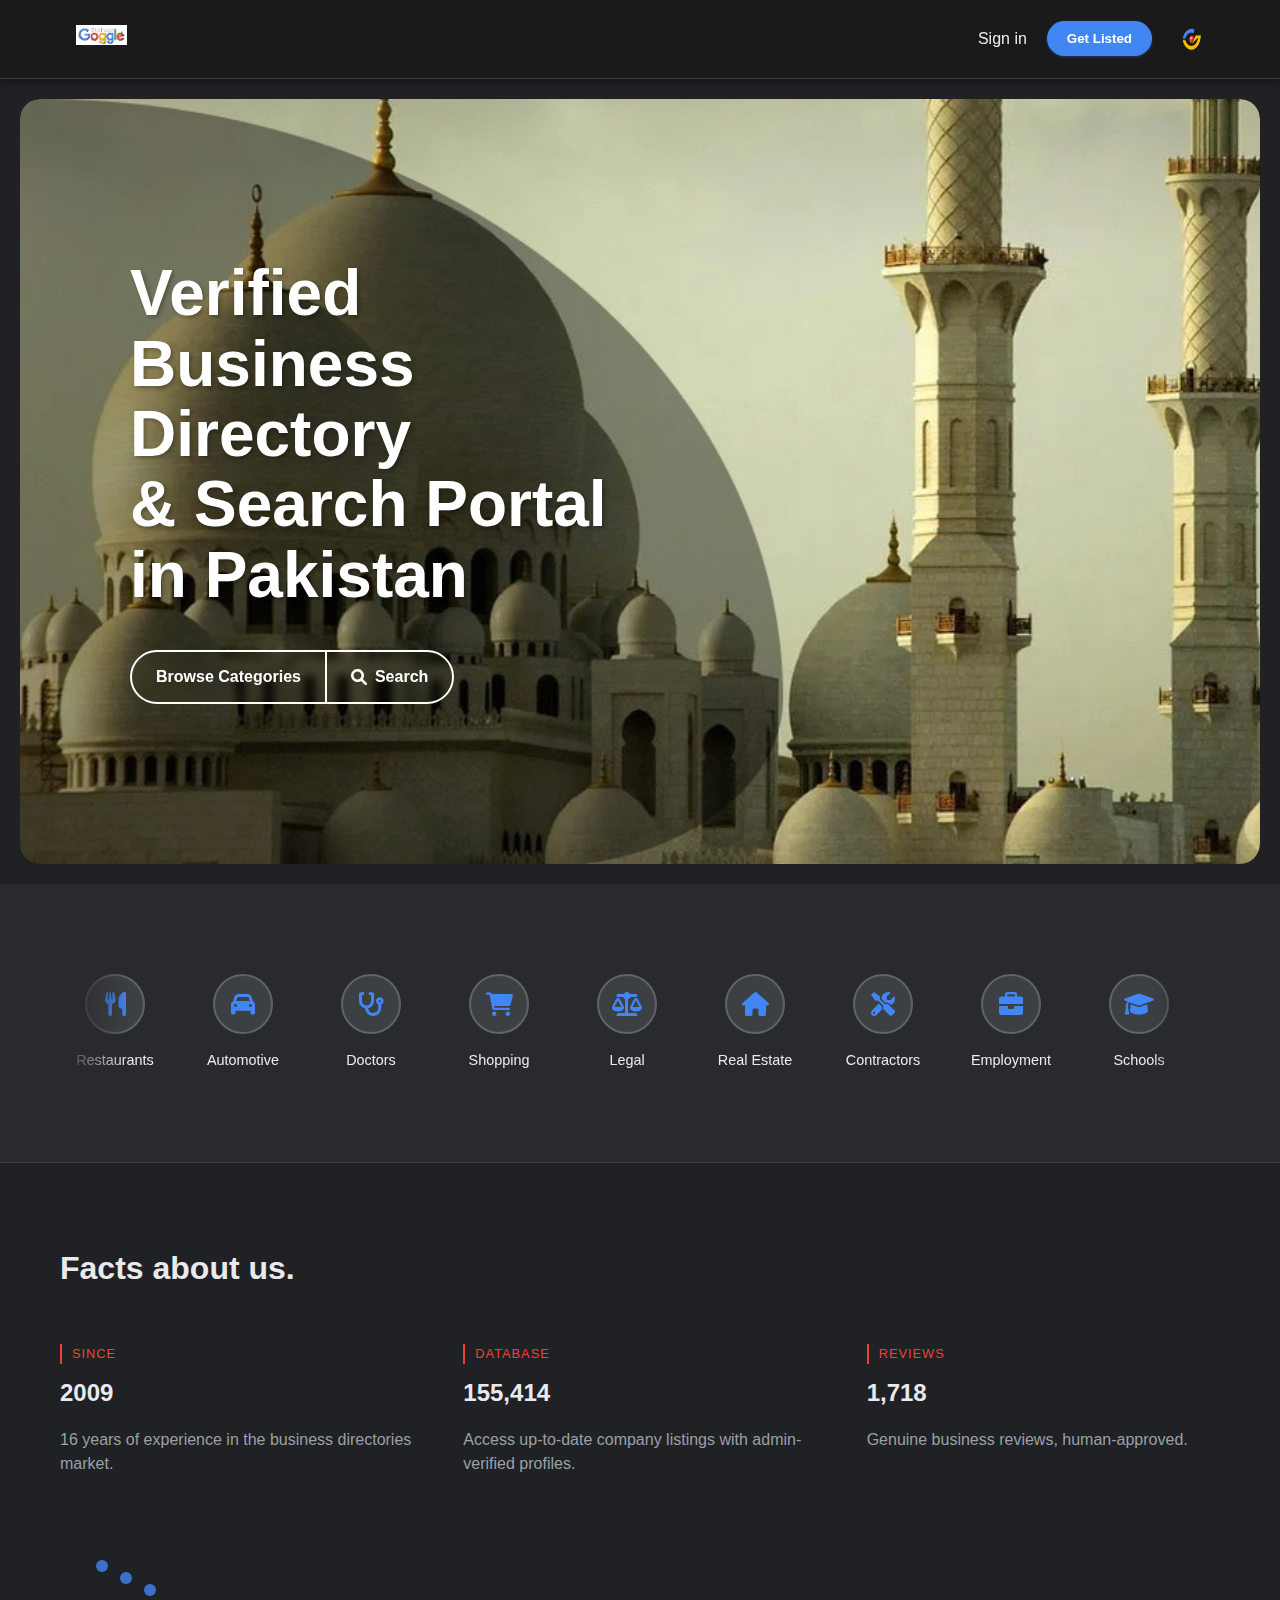
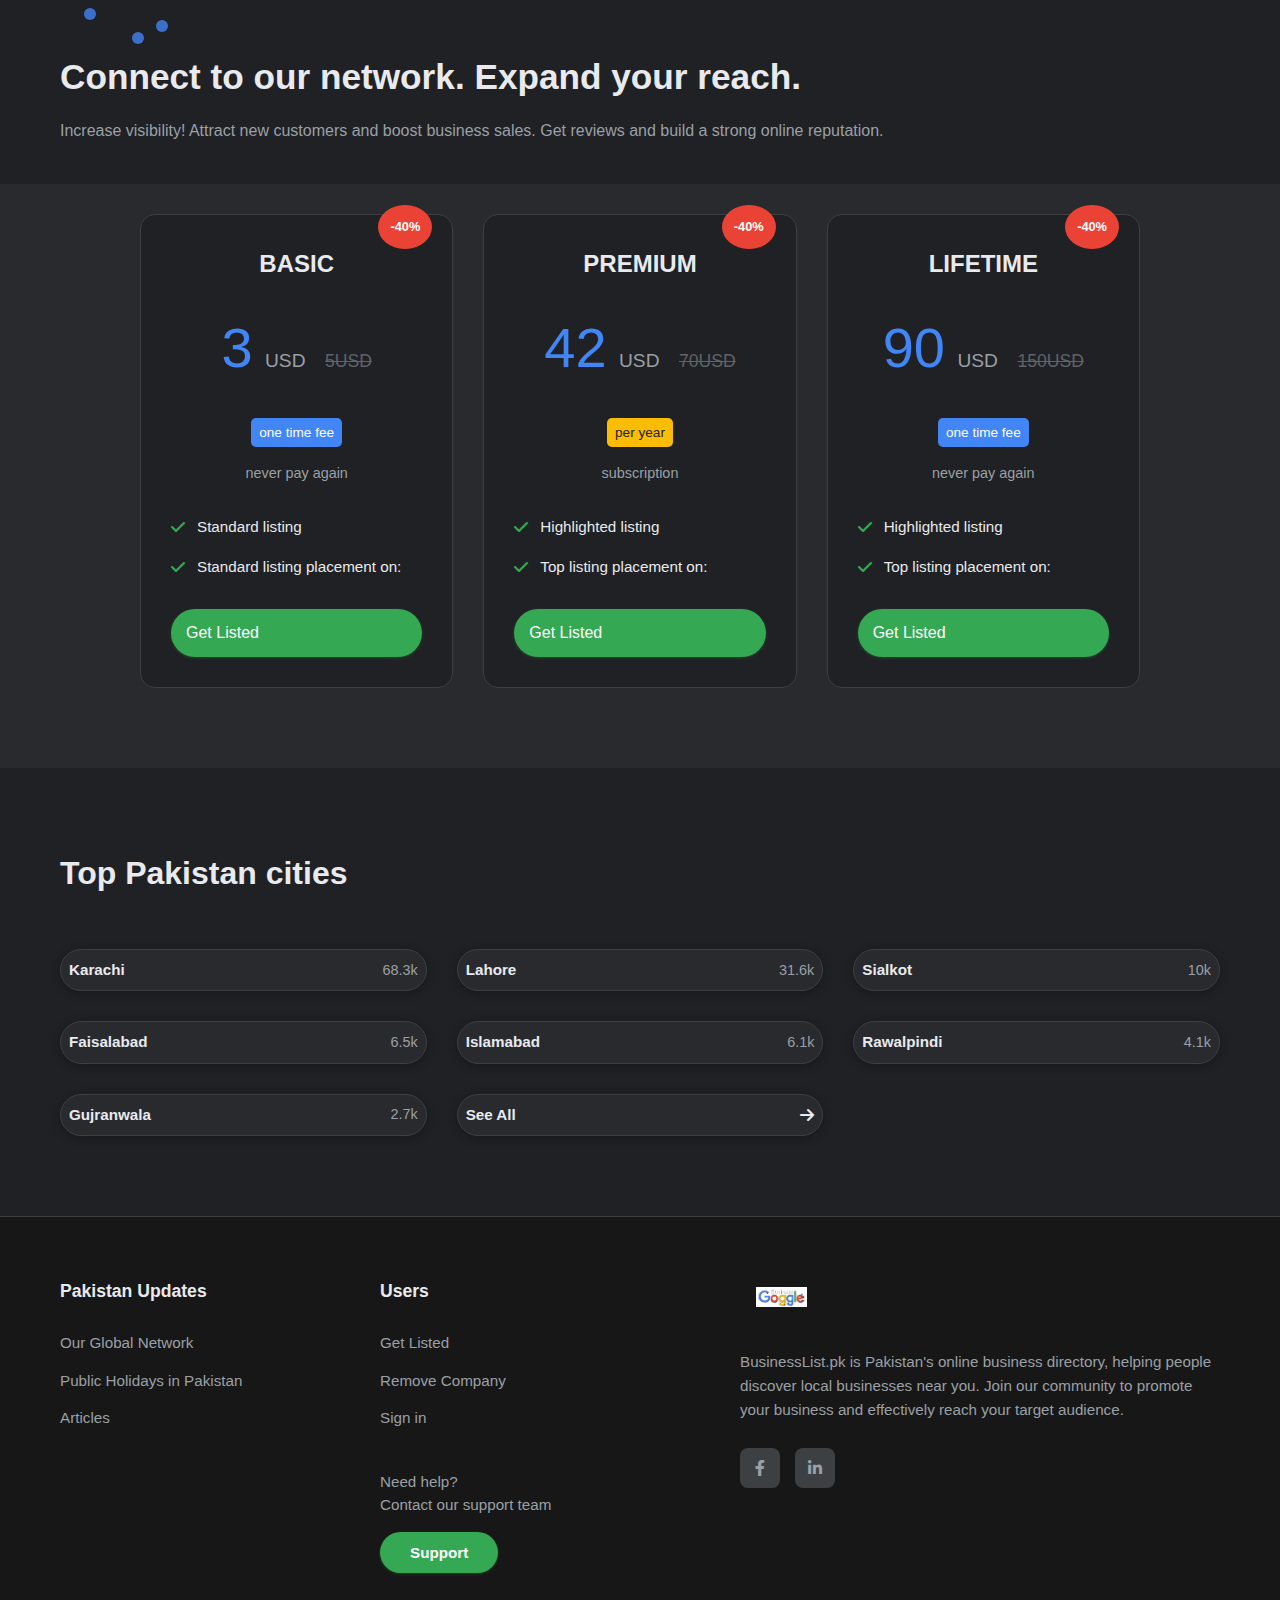
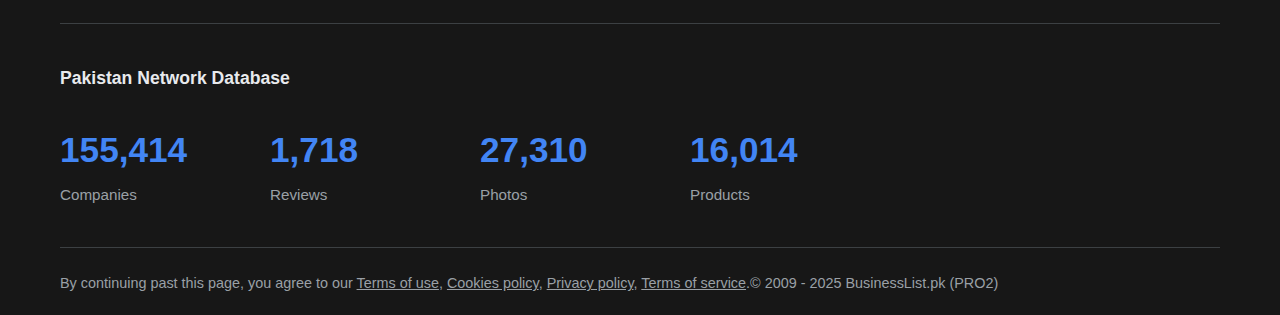
<file: index.html>
<!DOCTYPE html>
<html lang="en">

<head>
        <meta charset="UTF-8">
        <meta name="viewport" content="width=device-width, initial-scale=1.0">
        <title>BusinessList.pk - Pakistan's Verified Online Business Directory</title>
        <meta name="description" content="Find verified businesses, reviews, and top categories in Pakistan. BusinessList.pk is your trusted online business directory and search portal.">
        <meta name="keywords" content="Pakistan business directory, verified businesses, business reviews, local companies, search portal, categories, BusinessList.pk">
        <link rel="canonical" href="https://businesslist.pk/">
        <meta name="robots" content="index, follow">
        <!-- Open Graph / Facebook -->
        <meta property="og:type" content="website">
        <meta property="og:url" content="https://businesslist.pk/">
        <meta property="og:title" content="BusinessList.pk - Pakistan's Verified Online Business Directory">
        <meta property="og:description" content="Find verified businesses, reviews, and top categories in Pakistan. BusinessList.pk is your trusted online business directory and search portal.">
        <meta property="og:image" content="https://businesslist.pk/img/logo.png">
        <!-- Twitter -->
        <meta name="twitter:card" content="summary_large_image">
        <meta name="twitter:url" content="https://businesslist.pk/">
        <meta name="twitter:title" content="BusinessList.pk - Pakistan's Verified Online Business Directory">
        <meta name="twitter:description" content="Find verified businesses, reviews, and top categories in Pakistan. BusinessList.pk is your trusted online business directory and search portal.">
        <meta name="twitter:image" content="https://businesslist.pk/img/logo.png">
        <!-- Structured Data: Organization -->
        <script type="application/ld+json">
        {
            "@context": "https://schema.org",
            "@type": "Organization",
            "name": "BusinessList.pk",
            "url": "https://businesslist.pk/",
            "logo": "https://businesslist.pk/img/logo.png",
            "sameAs": [
                "https://facebook.com/businesslistpk",
                "https://linkedin.com/company/businesslistpk"
            ],
            "description": "Find verified businesses, reviews, and top categories in Pakistan. BusinessList.pk is your trusted online business directory and search portal."
        }
        </script>
        <link rel="stylesheet" href="styles.css">
        <link href="https://cdnjs.cloudflare.com/ajax/libs/font-awesome/6.0.0/css/all.min.css" rel="stylesheet">
        <script src="main.js"></script>
</head>

<body>
    <!-- Header -->
    <header class="header">
        <div class="container">
            <div class="nav-wrapper">
                <div class="logo">
                    <a href="index.html" class="logo-link" aria-label="BusinessList Home">
                        <img src="img/logo.png" alt="BusinessList" class="logo-img">
                    </a>
                </div>
                <nav class="nav-menu">
                    <a href="pages/sign-in.html" class="nav-link">Sign in</a>
                    <button class="get-listed-btn" onclick="window.location = '/pages/create-business-listing.html'">Get
                        Listed</button>
                    <button class="search-icon-btn" type="button" aria-label="Search" role="button">
                        <img src="img/search-icon.png" alt="Search icon for business directory" class="input-icon search-icon" style="width:24px;height:24px;vertical-align:middle;margin-right:8px;">
                    </button>
                    <button class="menu-toggle">
                        <i class="fas fa-bars"></i>
                    </button>
                </nav>
            </div>
        </div>
    </header>

    <!-- Hero Section -->
    <section class="hero">
        <div class="hero-background">
            <img src="img/pk.jpg" alt="Pakistani Architecture" class="hero-bg-image">
        </div>
        <div class="container">
            <div class="hero-content">
                <h1 class="hero-title">
                    Verified<br>
                    Business Directory<br>
                    & Search Portal<br>
                    <span class="hero-location">in Pakistan</span>
                </h1>
                <div class="hero-buttons grouped-btns">
                    <a href="pages/category/browse-categories.html" class="btn left-btn">Browse Categories</a>
                    <a href="#" class="btn right-btn"><i class="fas fa-search"></i> Search</a>
                </div>
            </div>
        </div>
    </section>

    <!-- Categories Section -->
    <section class="categories-section" aria-label="Browse categories">
        <div class="container">
            <div class="categories-scroller" aria-hidden="false">
                <div class="categories-row">
                    <a href="pages/category/restaurants.html" class="category-item" aria-label="Restaurants">
                        <div class="category-icon"><i class="fas fa-utensils"></i></div>
                        <span class="category-name">Restaurants</span>
                    </a>
                    <a href="pages/category/automotive.html" class="category-item" aria-label="Automotive">
                        <div class="category-icon"><i class="fas fa-car"></i></div>
                        <span class="category-name">Automotive</span>
                    </a>
                    <a href="pages/category/doctors.html" class="category-item" aria-label="Doctors">
                        <div class="category-icon"><i class="fas fa-stethoscope"></i></div>
                        <span class="category-name">Doctors</span>
                    </a>
                    <a href="pages/category/shopping.html" class="category-item" aria-label="Shopping">
                        <div class="category-icon"><i class="fas fa-shopping-cart"></i></div>
                        <span class="category-name">Shopping</span>
                    </a>
                    <a href="pages/category/legal.html" class="category-item" aria-label="Legal">
                        <div class="category-icon"><i class="fas fa-balance-scale"></i></div>
                        <span class="category-name">Legal</span>
                    </a>
                    <a href="pages/category/real-estate.html" class="category-item" aria-label="Real Estate">
                        <div class="category-icon"><i class="fas fa-home"></i></div>
                        <span class="category-name">Real Estate</span>
                    </a>
                    <a href="pages/category/contractors.html" class="category-item" aria-label="Contractors">
                        <div class="category-icon"><i class="fas fa-tools"></i></div>
                        <span class="category-name">Contractors</span>
                    </a>
                    <a href="pages/category/employment.html" class="category-item" aria-label="Employment">
                        <div class="category-icon"><i class="fas fa-briefcase"></i></div>
                        <span class="category-name">Employment</span>
                    </a>
                    <a href="pages/category/schools.html" class="category-item" aria-label="Schools">
                        <div class="category-icon"><i class="fas fa-graduation-cap"></i></div>
                        <span class="category-name">Schools</span>
                    </a>
                    <a href="pages/category/browse-categories.html" class="category-item see-all-categories" aria-label="See All Categories">
                        <div class="category-icon"><i class="fas fa-ellipsis-h"></i></div>
                        <span class="category-name">See All</span>
                    </a>
                </div>
            </div>
        </div>
    </section>

    <!-- Facts Section -->
    <section class="facts-section">
        <div class="container">
            <h2 class="section-title">Facts about us.</h2>
            <div class="facts-grid">
                <div class="fact-item">
                    <div class="fact-label">SINCE</div>
                    <div class="fact-number">2009</div>
                    <div class="fact-description">16 years of experience in the business directories market.</div>
                </div>
                <div class="fact-item">
                    <div class="fact-label">DATABASE</div>
                    <div class="fact-number">155,414</div>
                    <div class="fact-description">Access up-to-date company listings with admin-verified profiles.</div>
                </div>
                <div class="fact-item">
                    <div class="fact-label">REVIEWS</div>
                    <div class="fact-number">1,718</div>
                    <div class="fact-description">Genuine business reviews, human-approved.</div>
                </div>
            </div>
            <!-- Combined Network & Pricing Section -->
            <div class="network-header">
                <div class="network-graphic">
                    <div class="network-nodes">
                        <div class="node node-1"></div>
                        <div class="node node-2"></div>
                        <div class="node node-3"></div>
                        <div class="node node-4"></div>
                        <div class="node node-5"></div>
                        <div class="node node-6"></div>
                    </div>
                </div>
                <div class="network-content">
                    <h3 class="network-title">Connect to our network. Expand your reach.</h3>
                    <p class="network-description">Increase visibility! Attract new customers and boost business sales.
                        Get reviews and build a strong online reputation.</p>
                </div>
            </div>
        </div>
    </section>

    <section class="network-pricing-section">
        <div class="container">

            <div class="pricing-grid">
                <div class="pricing-card">
                    <div class="discount-badge">-40%</div>
                    <div class="pricing-header">
                        <h3 class="pricing-title">BASIC</h3>
                        <div class="pricing-price">
                            <span class="price-number">3</span>
                            <span class="price-currency">USD</span>
                            <span class="price-original">5USD</span>
                        </div>
                        <div class="pricing-badges">
                            <span class="badge badge-purple">one time fee</span>
                            <div class="pricing-note">never pay again</div>
                        </div>
                    </div>
                    <div class="pricing-features">
                        <div class="feature">
                            <i class="fas fa-check"></i>
                            <span>Standard listing</span>
                        </div>
                        <div class="feature">
                            <i class="fas fa-check"></i>
                            <span>Standard listing placement on:</span>
                        </div>
                    </div>
                    <button class="btn btn-pricing" onclick="window.location='pages/signup-business/basic.html'">Get
                        Listed</button>
                </div>

                <div class="pricing-card">
                    <div class="discount-badge">-40%</div>
                    <div class="pricing-header">
                        <h3 class="pricing-title">PREMIUM</h3>
                        <div class="pricing-price">
                            <span class="price-number">42</span>
                            <span class="price-currency">USD</span>
                            <span class="price-original">70USD</span>
                        </div>
                        <div class="pricing-badges">
                            <span class="badge badge-brown">per year</span>
                            <div class="pricing-note">subscription</div>
                        </div>
                    </div>
                    <div class="pricing-features">
                        <div class="feature">
                            <i class="fas fa-check"></i>
                            <span>Highlighted listing</span>
                        </div>
                        <div class="feature">
                            <i class="fas fa-check"></i>
                            <span>Top listing placement on:</span>
                        </div>
                    </div>
                    <button class="btn btn-pricing" onclick="window.location='pages/signup-business/premium.html'">Get
                        Listed</button>
                </div>

                <div class="pricing-card">
                    <div class="discount-badge">-40%</div>
                    <div class="pricing-header">
                        <h3 class="pricing-title">LIFETIME</h3>
                        <div class="pricing-price">
                            <span class="price-number">90</span>
                            <span class="price-currency">USD</span>
                            <span class="price-original">150USD</span>
                        </div>
                        <div class="pricing-badges">
                            <span class="badge badge-purple">one time fee</span>
                            <div class="pricing-note">never pay again</div>
                        </div>
                    </div>
                    <div class="pricing-features">
                        <div class="feature">
                            <i class="fas fa-check"></i>
                            <span>Highlighted listing</span>
                        </div>
                        <div class="feature">
                            <i class="fas fa-check"></i>
                            <span>Top listing placement on:</span>
                        </div>
                    </div>
                    <button class="btn btn-pricing" onclick="window.location='pages/signup-business/lifetime.html'">Get
                        Listed</button>
                </div>
            </div>
        </div>
    </section>

    <!-- Cities Section -->
    <section class="cities-section">
        <div class="container">
            <h2 class="section-title">Top Pakistan cities</h2>
            <div class="cities-grid">
                <div class="city-item">
                    <span class="city-name">Karachi</span>
                    <span class="city-count">68.3k</span>
                </div>
                <div class="city-item">
                    <span class="city-name">Lahore</span>
                    <span class="city-count">31.6k</span>
                </div>
                <div class="city-item">
                    <span class="city-name">Sialkot</span>
                    <span class="city-count">10k</span>
                </div>
                <div class="city-item">
                    <span class="city-name">Faisalabad</span>
                    <span class="city-count">6.5k</span>
                </div>
                <div class="city-item">
                    <span class="city-name">Islamabad</span>
                    <span class="city-count">6.1k</span>
                </div>
                <div class="city-item">
                    <span class="city-name">Rawalpindi</span>
                    <span class="city-count">4.1k</span>
                </div>
                <div class="city-item">
                    <span class="city-name">Gujranwala</span>
                    <span class="city-count">2.7k</span>
                </div>
                <div class="city-item see-all">
                    <span class="city-name">See All</span>
                    <i class="fas fa-arrow-right"></i>
                </div>
            </div>
        </div>
    </section>

    <!-- Footer -->
    <footer class="footer">
        <div class="container">
            <div class="footer-content">
                <div class="footer-column">
                    <h4>Pakistan Updates</h4>
                    <ul>
                        <li><a href="#">Our Global Network</a></li>
                        <li><a href="#">Public Holidays in Pakistan</a></li>
                        <li><a href="#">Articles</a></li>
                    </ul>
                </div>
                <div class="footer-column">
                    <h4>Users</h4>
                    <ul>
                        <li><a href="/pages/create-business-listing.html">Get Listed</a></li>
                        <li><a href="#">Remove Company</a></li>
                        <li><a href="/pages/sign-in.html">Sign in</a></li>
                    </ul>
                    <div class="support-section">
                        <p>Need help?<br>Contact our support team</p>
                        <button class="btn btn-support"
                            onclick="window.location = 'pages/contact-us.html'">Support</button>
                    </div>
                </div>
                <div class="footer-column footer-brand">
                    <div class="footer-logo">
                        <a href="index.html" class="logo-link" aria-label="BusinessList Home">
                            <img src="img/logo.png" alt="BusinessList" class="logo-img">
                        </a>
                    </div>
                    <p class="footer-description">
                        BusinessList.pk is Pakistan's online business directory, helping people discover local
                        businesses near you. Join our community to promote your business and effectively reach your
                        target audience.
                    </p>
                    <div class="social-links">
                        <a href="#" class="social-link"><i class="fab fa-facebook-f"></i></a>
                        <a href="#" class="social-link"><i class="fab fa-linkedin-in"></i></a>
                    </div>
                </div>
            </div>

            <div class="footer-stats">
                <h4>Pakistan Network Database</h4>
                <div class="stats-grid">
                    <div class="stat-item">
                        <div class="stat-number">155,414</div>
                        <div class="stat-label">Companies</div>
                    </div>
                    <div class="stat-item">
                        <div class="stat-number">1,718</div>
                        <div class="stat-label">Reviews</div>
                    </div>
                    <div class="stat-item">
                        <div class="stat-number">27,310</div>
                        <div class="stat-label">Photos</div>
                    </div>
                    <div class="stat-item">
                        <div class="stat-number">16,014</div>
                        <div class="stat-label">Products</div>
                    </div>
                </div>
            </div>

            <div class="footer-bottom">
                <p>By continuing past this page, you agree to our
                    <a href="#">Terms of use</a>,
                    <a href="#">Cookies policy</a>,
                    <a href="#">Privacy policy</a>,
                    <a href="#">Terms of service</a>.© 2009 - 2025 BusinessList.pk (PRO2)
                </p>
            </div>
        </div>
    </footer>

</body>

</html>
</file>
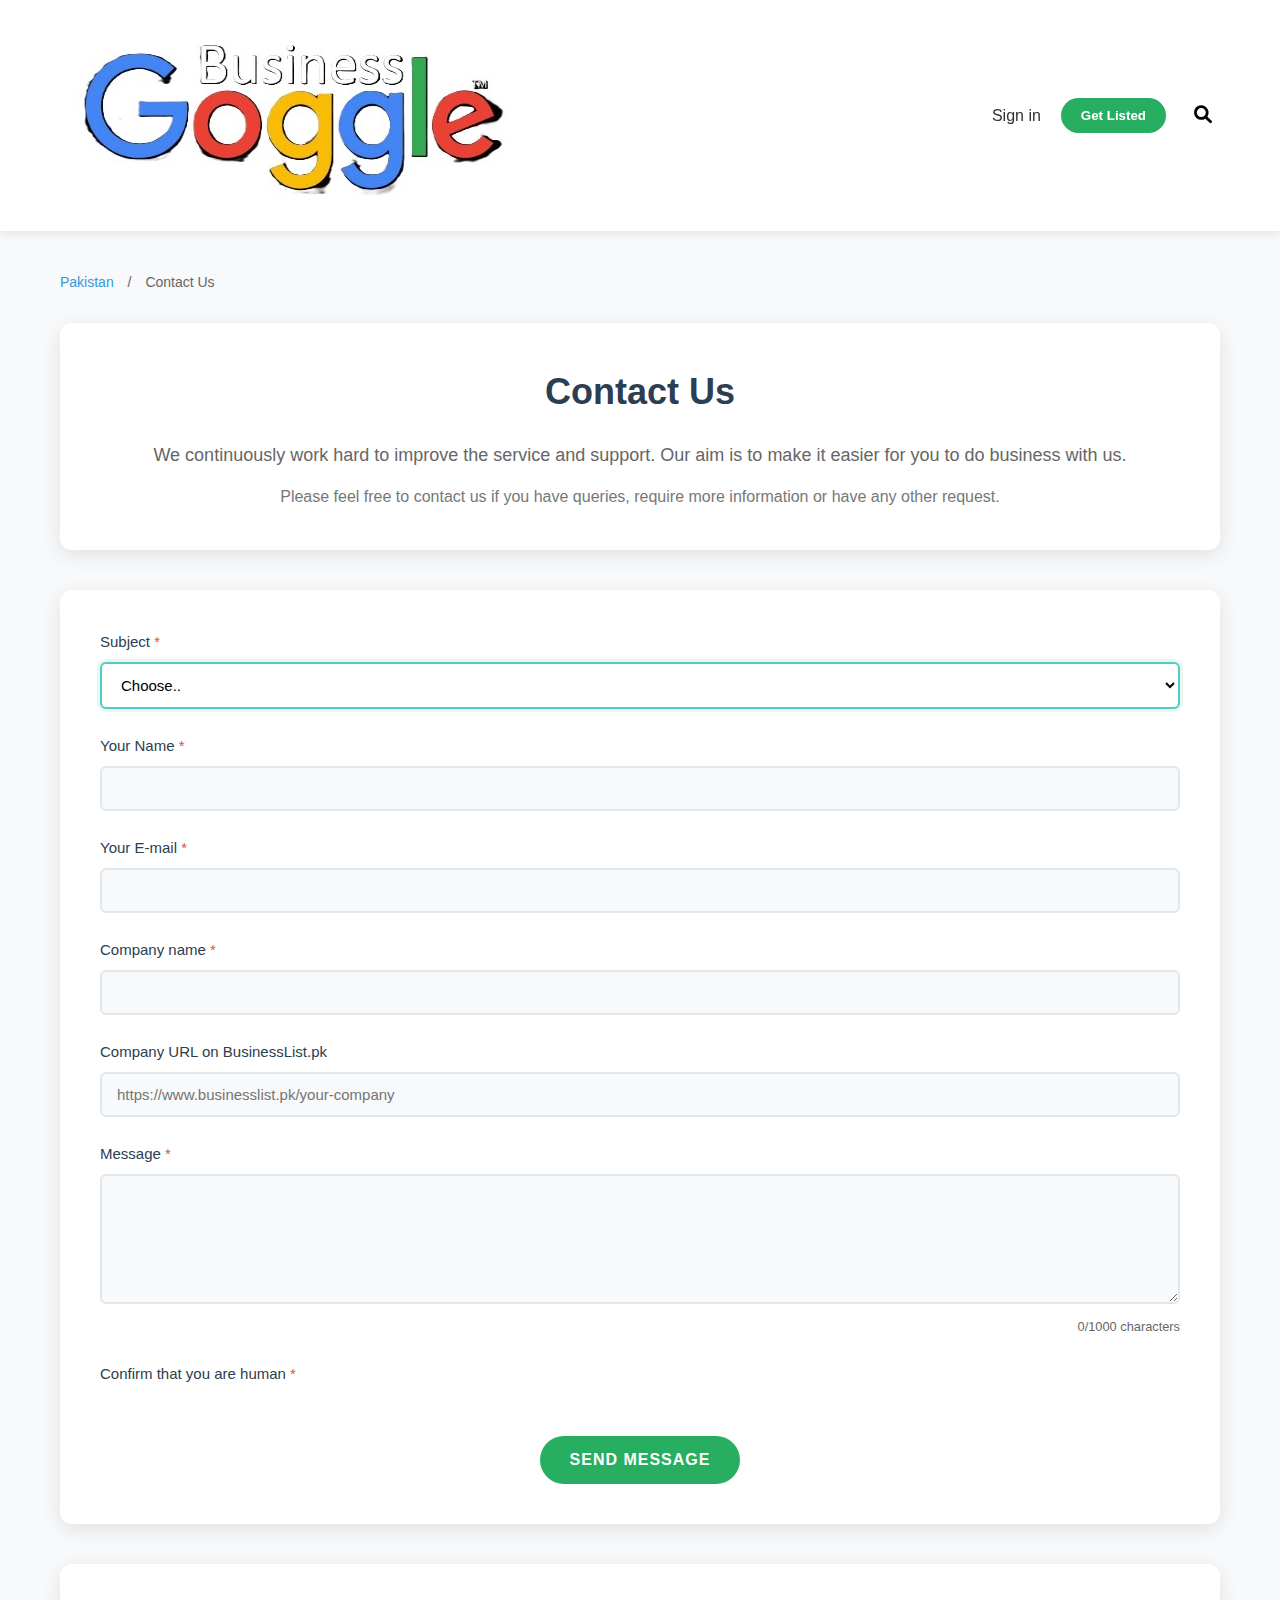
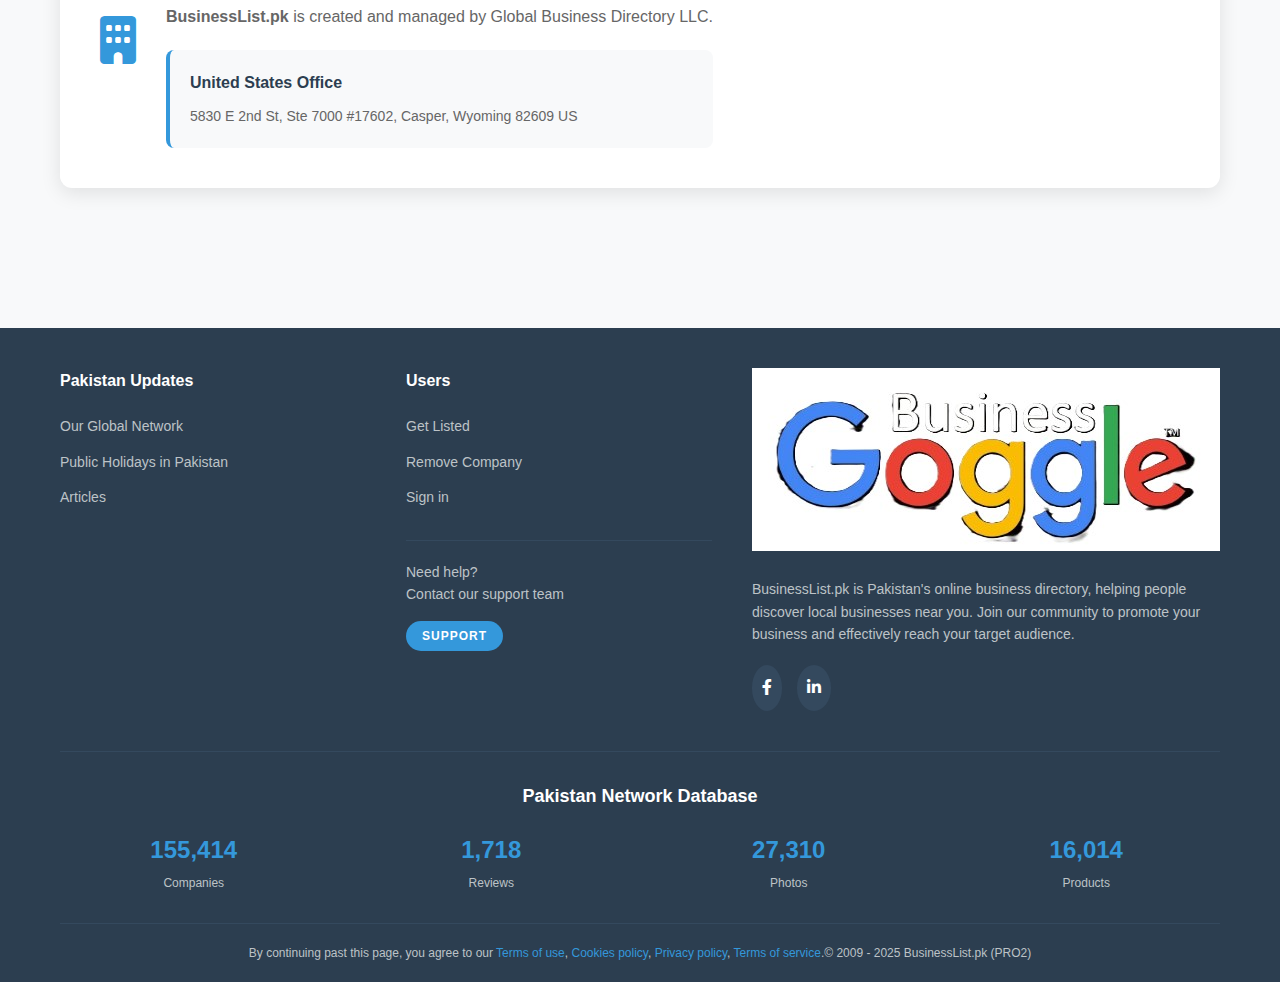
<file: pages/contact-us.html>
<!DOCTYPE html>
<html lang="en">

<head>
    <meta charset="UTF-8">
    <meta name="viewport" content="width=device-width, initial-scale=1.0">
    <title>Contact Us - Pakistan Business Directory | BusinessList.pk</title>
    <link rel="stylesheet" href="contact-us.css">
    <link href="https://cdnjs.cloudflare.com/ajax/libs/font-awesome/6.0.0/css/all.min.css" rel="stylesheet">
    <script src="https://www.google.com/recaptcha/api.js" async defer></script>
</head>

<body>
    <!-- Header -->
    <header class="header">
        <div class="container">
            <div class="nav-wrapper">
                <div class="logo">
                    <a href="../index.html" class="logo-link" aria-label="BusinessList Home">
                        <img src="../img/logo.png" alt="BusinessList" class="logo-img">
                    </a>
                </div>
                <nav class="nav-menu">
                    <a href="sign-in.html" class="nav-link">Sign in</a>
                    <button class="get-listed-btn" onclick="window.location = '/pages/create-business-listing.html'">Get
                        Listed</button>
                    <button class="search-icon-btn">
                        <i class="fas fa-search"></i>
                    </button>
                    <button class="menu-toggle">
                        <i class="fas fa-bars"></i>
                    </button>
                </nav>
            </div>
        </div>
    </header>

    <!-- Main Content -->
    <main class="main-content">
        <div class="container">
            <!-- Breadcrumb -->
            <nav class="breadcrumb">
                <a href="/" class="breadcrumb-link">Pakistan</a>
                <span class="breadcrumb-separator">/</span>
                <span class="breadcrumb-current">Contact Us</span>
            </nav>

            <!-- Page Header -->
            <div class="page-header">
                <h1 class="page-title">Contact Us</h1>
                <p class="page-description">
                    We continuously work hard to improve the service and support. Our aim is to make it easier for you
                    to do business with us.
                </p>
                <p class="page-subdescription">
                    Please feel free to contact us if you have queries, require more information or have any other
                    request.
                </p>
            </div>

            <!-- Contact Form -->
            <form class="contact-form" id="contactForm">
                <div class="form-group">
                    <label for="subject" class="form-label">Subject <span class="required">*</span></label>
                    <select id="subject" name="subject" class="form-select" required>
                        <option value="">Choose..</option>
                        <option value="general">General Inquiry</option>
                        <option value="support">Technical Support</option>
                        <option value="billing">Billing Question</option>
                        <option value="listing">Business Listing</option>
                        <option value="partnership">Partnership</option>
                        <option value="feedback">Feedback</option>
                        <option value="other">Other</option>
                    </select>
                </div>

                <div class="form-group">
                    <label for="name" class="form-label">Your Name <span class="required">*</span></label>
                    <input type="text" id="name" name="name" class="form-input" required>
                </div>

                <div class="form-group">
                    <label for="email" class="form-label">Your E-mail <span class="required">*</span></label>
                    <input type="email" id="email" name="email" class="form-input" required>
                </div>

                <div class="form-group">
                    <label for="company" class="form-label">Company name <span class="required">*</span></label>
                    <input type="text" id="company" name="company" class="form-input" required>
                </div>

                <div class="form-group">
                    <label for="companyUrl" class="form-label">Company URL on BusinessList.pk</label>
                    <input type="url" id="companyUrl" name="companyUrl" class="form-input"
                        placeholder="https://www.businesslist.pk/your-company">
                </div>

                <div class="form-group">
                    <label for="message" class="form-label">Message <span class="required">*</span></label>
                    <textarea id="message" name="message" class="form-textarea" rows="6" required></textarea>
                </div>

                <div class="form-group">
                    <label class="form-label">Confirm that you are human <span class="required">*</span></label>
                    <div class="recaptcha-container">
                        <div class="g-recaptcha" data-sitekey="your-site-key"></div>
                    </div>
                </div>

                <div class="form-actions">
                    <button type="submit" class="btn btn-primary" id="sendMessageBtn">SEND MESSAGE</button>
                </div>
            </form>

            <!-- Company Information -->
            <div class="company-info">
                <div class="company-logo">
                    <i class="fas fa-building"></i>
                </div>
                <div class="company-details">
                    <p><strong>BusinessList.pk</strong> is created and managed by Global Business Directory LLC.</p>
                    <div class="office-info">
                        <h4>United States Office</h4>
                        <p>5830 E 2nd St, Ste 7000 #17602, Casper, Wyoming 82609 US</p>
                    </div>
                </div>
            </div>
        </div>
    </main>

    <!-- Footer -->
    <footer class="footer">
        <div class="container">
            <div class="footer-content">
                <div class="footer-column">
                    <h4>Pakistan Updates</h4>
                    <ul>
                        <li><a href="#">Our Global Network</a></li>
                        <li><a href="#">Public Holidays in Pakistan</a></li>
                        <li><a href="#">Articles</a></li>
                    </ul>
                </div>
                <div class="footer-column">
                    <h4>Users</h4>
                    <ul>
                        <li><a href="/pages/create-business-listing.html">Get Listed</a></li>
                        <li><a href="#">Remove Company</a></li>
                        <li><a href="sign-in.html">Sign in</a></li>
                    </ul>
                    <div class="support-section">
                        <p>Need help?<br>Contact our support team</p>
                        <button class="btn btn-support" onclick="window.location = './contact-us.html'">Support</button>
                    </div>
                </div>
                <div class="footer-column footer-brand">
                    <div class="footer-logo">
                        <a href="../index.html" class="logo-link" aria-label="BusinessList Home">
                            <img src="../img/logo.png" alt="BusinessList" class="logo-img">
                        </a>
                    </div>
                    <p class="footer-description">
                        BusinessList.pk is Pakistan's online business directory, helping people discover local
                        businesses near you. Join our community to promote your business and effectively reach your
                        target audience.
                    </p>
                    <div class="social-links">
                        <a href="#" class="social-link"><i class="fab fa-facebook-f"></i></a>
                        <a href="#" class="social-link"><i class="fab fa-linkedin-in"></i></a>
                    </div>
                </div>
            </div>

            <div class="footer-stats">
                <h4>Pakistan Network Database</h4>
                <div class="stats-grid">
                    <div class="stat-item">
                        <div class="stat-number">155,414</div>
                        <div class="stat-label">Companies</div>
                    </div>
                    <div class="stat-item">
                        <div class="stat-number">1,718</div>
                        <div class="stat-label">Reviews</div>
                    </div>
                    <div class="stat-item">
                        <div class="stat-number">27,310</div>
                        <div class="stat-label">Photos</div>
                    </div>
                    <div class="stat-item">
                        <div class="stat-number">16,014</div>
                        <div class="stat-label">Products</div>
                    </div>
                </div>
            </div>

            <div class="footer-bottom">
                <p>By continuing past this page, you agree to our
                    <a href="#">Terms of use</a>,
                    <a href="#">Cookies policy</a>,
                    <a href="#">Privacy policy</a>,
                    <a href="#">Terms of service</a>.© 2009 - 2025 BusinessList.pk (PRO2)
                </p>
            </div>
        </div>
    </footer>

    <script src="contact-us.js"></script>
</body>

</html>
</file>
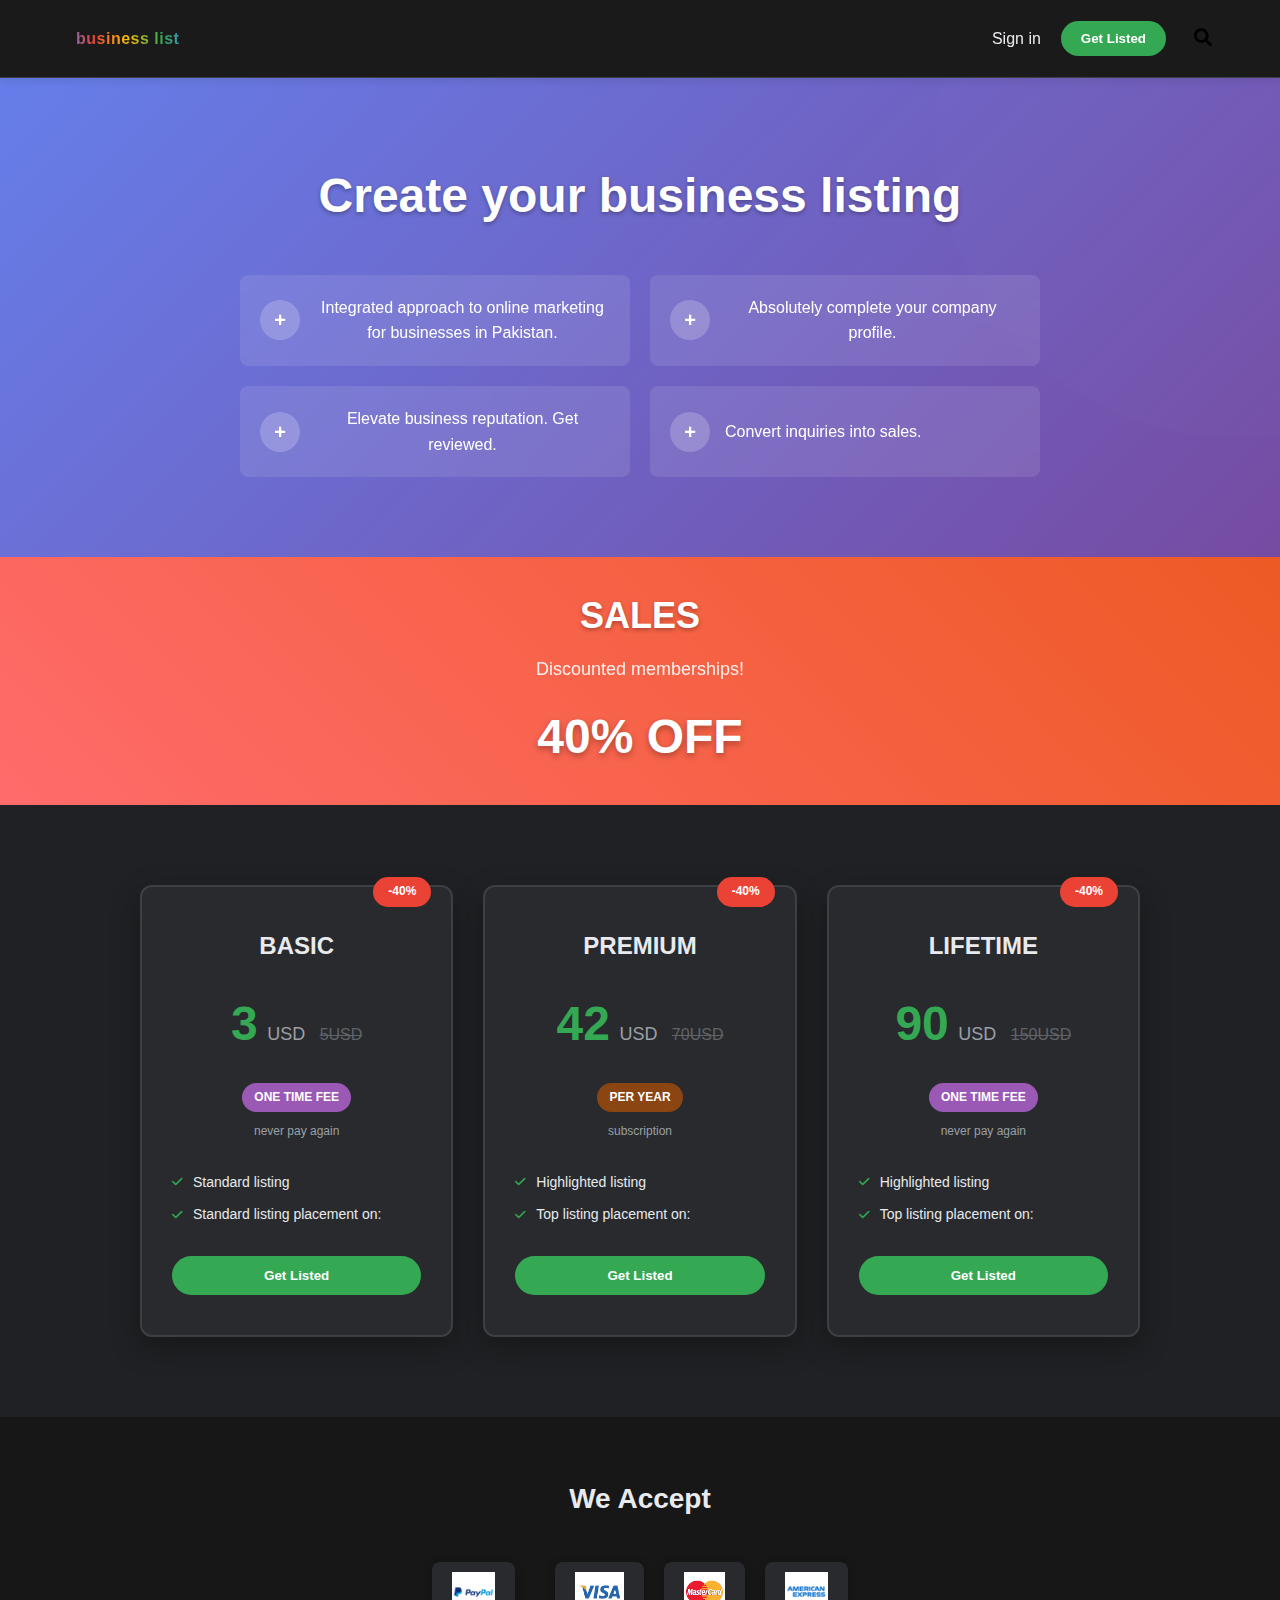
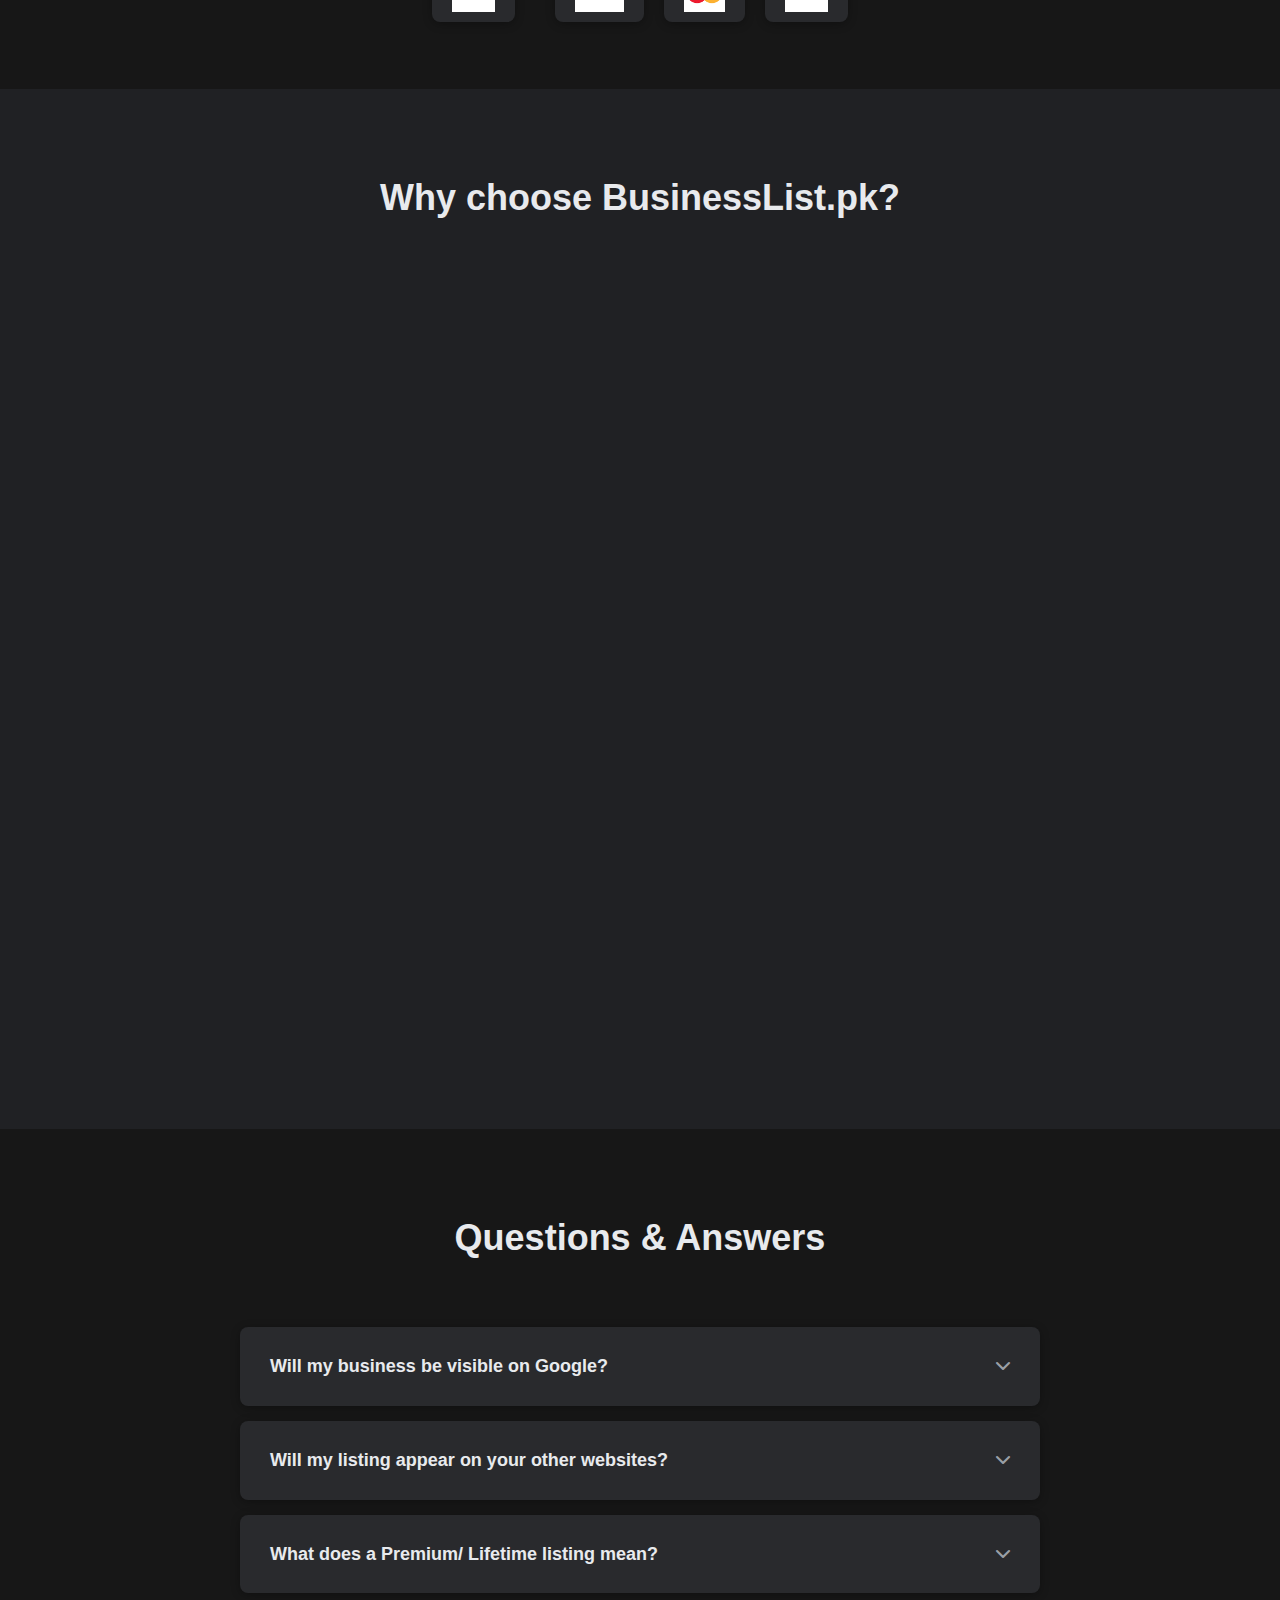
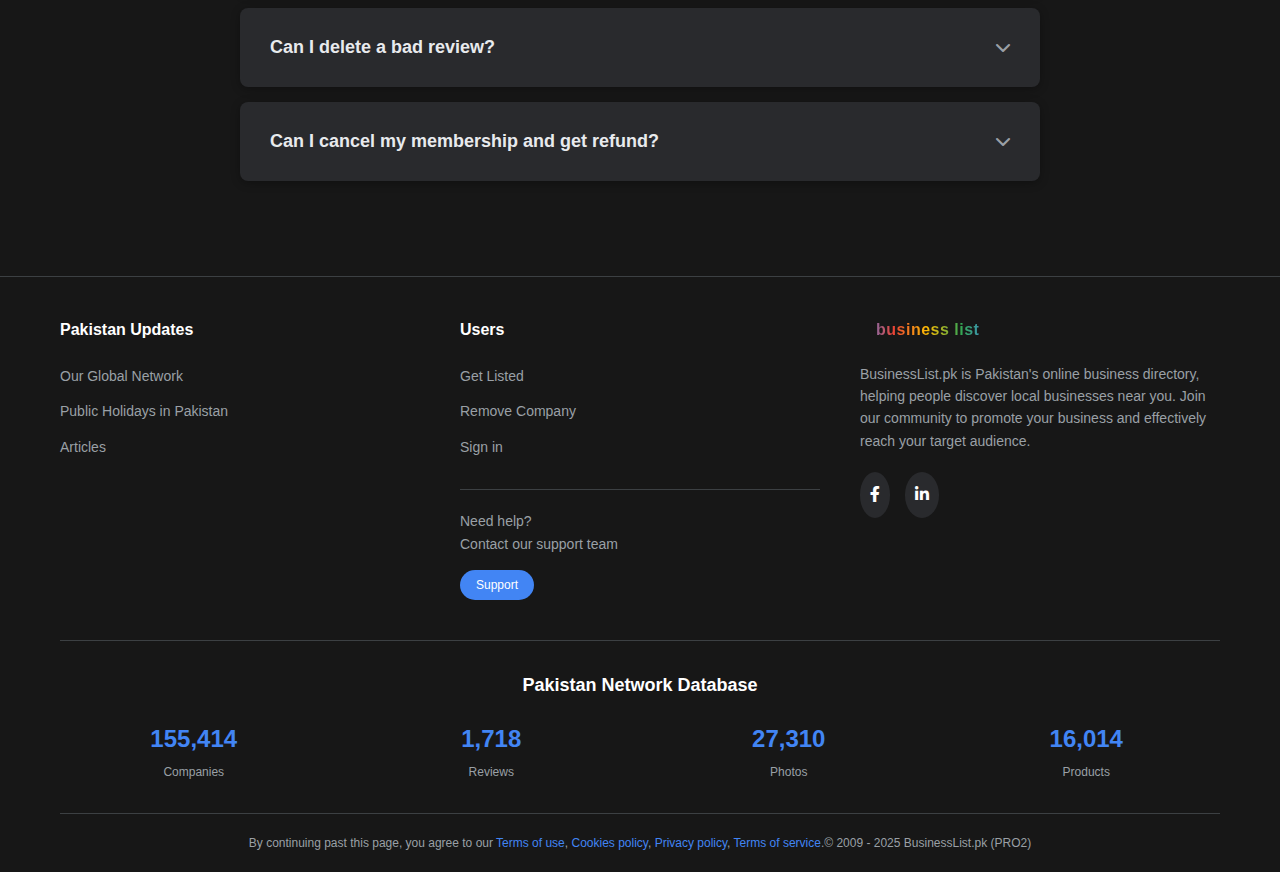
<file: pages/create-business-listing.html>
<!DOCTYPE html>
<html lang="en">

<head>
    <meta charset="UTF-8">
    <meta name="viewport" content="width=device-width, initial-scale=1.0">
    <title>Create Business Listing on Pakistan's Verified Online Business Directory</title>
    <link rel="stylesheet" href="create-business-listing.css">
    <link href="https://cdnjs.cloudflare.com/ajax/libs/font-awesome/6.0.0/css/all.min.css" rel="stylesheet">
    <script src="app.js"></script>
</head>

<body>
    <!-- Header -->
    <header class="header">
        <div class="container">
            <div class="nav-wrapper">
                <div class="logo">
                    <span class="logo-text" onclick="window.location = '../index.html'">business list</span>
                </div>
                <nav class="nav-menu">
                    <a href="sign-in.html" class="nav-link">Sign in</a>
                    <button class="get-listed-btn" onclick="window.location = '/pages/create-business-listing.html'">Get
                        Listed</button>
                    <button class="search-icon-btn">
                        <i class="fas fa-search"></i>
                    </button>
                    <button class="menu-toggle">
                        <i class="fas fa-bars"></i>
                    </button>
                </nav>
            </div>
        </div>
    </header>

    <!-- Hero Section -->
    <section class="hero">
        <div class="hero-background">
            <div class="hero-shape"></div>
        </div>
        <div class="container">
            <div class="hero-content">
                <h1 class="hero-title">Create your business listing</h1>
                <div class="hero-benefits">
                    <div class="benefit-item">
                        <span class="benefit-icon">+</span>
                        <span>Integrated approach to online marketing for businesses in Pakistan.</span>
                    </div>
                    <div class="benefit-item">
                        <span class="benefit-icon">+</span>
                        <span>Absolutely complete your company profile.</span>
                    </div>
                    <div class="benefit-item">
                        <span class="benefit-icon">+</span>
                        <span>Elevate business reputation. Get reviewed.</span>
                    </div>
                    <div class="benefit-item">
                        <span class="benefit-icon">+</span>
                        <span>Convert inquiries into sales.</span>
                    </div>
                </div>
            </div>
        </div>
    </section>

    <!-- Sales Banner -->
    <section class="sales-banner">
        <div class="sales-content">
            <h2 class="sales-title">SALES</h2>
            <p class="sales-subtitle">Discounted memberships!</p>
            <div class="sales-discount">40% OFF</div>
        </div>
    </section>

    <!-- Pricing Section -->
    <section class="network-pricing-section">
        <div class="container">

            <div class="pricing-grid">
                <div class="pricing-card">
                    <div class="discount-badge">-40%</div>
                    <div class="pricing-header">
                        <h3 class="pricing-title">BASIC</h3>
                        <div class="pricing-price">
                            <span class="price-number">3</span>
                            <span class="price-currency">USD</span>
                            <span class="price-original">5USD</span>
                        </div>
                        <div class="pricing-badges">
                            <span class="badge badge-purple">one time fee</span>
                            <div class="pricing-note">never pay again</div>
                        </div>
                    </div>
                    <div class="pricing-features">
                        <div class="feature">
                            <i class="fas fa-check"></i>
                            <span>Standard listing</span>
                        </div>
                        <div class="feature">
                            <i class="fas fa-check"></i>
                            <span>Standard listing placement on:</span>
                        </div>
                    </div>
                    <button class="btn btn-pricing" onclick="window.location='/pages/signup-business/basic.html'">Get
                        Listed</button>
                </div>

                <div class="pricing-card">
                    <div class="discount-badge">-40%</div>
                    <div class="pricing-header">
                        <h3 class="pricing-title">PREMIUM</h3>
                        <div class="pricing-price">
                            <span class="price-number">42</span>
                            <span class="price-currency">USD</span>
                            <span class="price-original">70USD</span>
                        </div>
                        <div class="pricing-badges">
                            <span class="badge badge-brown">per year</span>
                            <div class="pricing-note">subscription</div>
                        </div>
                    </div>
                    <div class="pricing-features">
                        <div class="feature">
                            <i class="fas fa-check"></i>
                            <span>Highlighted listing</span>
                        </div>
                        <div class="feature">
                            <i class="fas fa-check"></i>
                            <span>Top listing placement on:</span>
                        </div>
                    </div>
                    <button class="btn btn-pricing" onclick="window.location='/pages/signup-business/premium.html'">Get
                        Listed</button>
                </div>

                <div class="pricing-card">
                    <div class="discount-badge">-40%</div>
                    <div class="pricing-header">
                        <h3 class="pricing-title">LIFETIME</h3>
                        <div class="pricing-price">
                            <span class="price-number">90</span>
                            <span class="price-currency">USD</span>
                            <span class="price-original">150USD</span>
                        </div>
                        <div class="pricing-badges">
                            <span class="badge badge-purple">one time fee</span>
                            <div class="pricing-note">never pay again</div>
                        </div>
                    </div>
                    <div class="pricing-features">
                        <div class="feature">
                            <i class="fas fa-check"></i>
                            <span>Highlighted listing</span>
                        </div>
                        <div class="feature">
                            <i class="fas fa-check"></i>
                            <span>Top listing placement on:</span>
                        </div>
                    </div>
                    <button class="btn btn-pricing" onclick="window.location='/pages/signup-business/lifetime.html'">Get
                        Listed</button>
                </div>
            </div>
        </div>
    </section>

    <!-- Payment Methods -->
    <section class="payment-section">
        <div class="container">
            <h2 class="payment-title">We Accept</h2>
            <div class="payment-methods">
                <div class="card-logo">
                    <img src="../img/paypal.png" alt="PayPal">
                </div>
                <div class="credit-cards">
                    <div class="card-logo ">
                        <img src="../img/Visa.png" alt="VISA">
                    </div>
                    <div class="card-logo ">
                        <img src="../img/master-card.png" alt="MasterCard">
                    </div>
                    <div class="card-logo">
                        <img src="../img/American-express.png" alt="American Express">
                    </div>
                </div>
            </div>
        </div>
    </section>

    <!-- Why Choose Section -->
    <section class="why-choose-section">
        <div class="container">
            <h2 class="section-title">Why choose BusinessList.pk?</h2>

            <div class="benefits-grid">
                <div class="benefit-card">
                    <div class="benefit-icon-wrapper">
                        <i class="fas fa-search-location"></i>
                    </div>
                    <h3 class="benefit-title">Be Found</h3>
                    <p class="benefit-description">
                        If you want your business to be found, you need to be where your customers are searching -
                        Online. Your customers need to find you anywhere, at any time. On BusinessList.pk, your business
                        details are available 24/7.
                    </p>
                </div>

                <div class="benefit-card">
                    <div class="benefit-icon-wrapper">
                        <i class="fas fa-shield-alt"></i>
                    </div>
                    <h3 class="benefit-title">Trusted</h3>
                    <p class="benefit-description">
                        BusinessList.pk has been in operation for more than 15 years and has established a reputation as
                        a trusted website. Users can be confident that the information and services provided on the
                        website are accurate and reliable.
                    </p>
                </div>

                <div class="benefit-card">
                    <div class="benefit-icon-wrapper">
                        <i class="fas fa-rocket"></i>
                    </div>
                    <h3 class="benefit-title">User-Friendly</h3>
                    <p class="benefit-description">
                        Getting listed on BusinessList.pk makes it easier for your business to be found by potential
                        customers searching online. Your business gets an online listing which includes your contact
                        details, interactive map, information about your products and services, images and even ratings
                        and reviews from your customers.
                    </p>
                </div>

                <div class="benefit-card">
                    <div class="benefit-icon-wrapper">
                        <i class="fas fa-map-marker-alt"></i>
                    </div>
                    <h3 class="benefit-title">Localized</h3>
                    <p class="benefit-description">
                        BusinessList.pk is a localized website that caters to the needs of users in Pakistan. This means
                        that you'll find relevant information and services that are specific to the country.
                    </p>
                </div>
            </div>
        </div>
    </section>

    <!-- FAQ Section -->
    <section class="faq-section">
        <div class="container">
            <h2 class="section-title">Questions & Answers</h2>

            <div class="faq-list">
                <div class="faq-item">
                    <div class="faq-question">
                        <h3>Will my business be visible on Google?</h3>
                        <button class="faq-toggle">
                            <i class="fas fa-chevron-down"></i>
                        </button>
                    </div>
                    <div class="faq-answer">
                        <p>As we are not partnered with any search engines, we cannot guarantee that you will appear in
                            the top search engine results.</p>
                    </div>
                </div>

                <div class="faq-item">
                    <div class="faq-question">
                        <h3>Will my listing appear on your other websites?</h3>
                        <button class="faq-toggle">
                            <i class="fas fa-chevron-down"></i>
                        </button>
                    </div>
                    <div class="faq-answer">
                        <p>As your listing is country specific it will only appear on that directory website
                            (<strong>https://www.businesslist.pk</strong>).</p>
                    </div>
                </div>

                <div class="faq-item">
                    <div class="faq-question">
                        <h3>What does a Premium/ Lifetime listing mean?</h3>
                        <button class="faq-toggle">
                            <i class="fas fa-chevron-down"></i>
                        </button>
                    </div>
                    <div class="faq-answer">
                        <p>Premium/Lifetime listings are published at the top of our search results, categories and
                            keywords. If there is more than one premium listing with the same keyword, we will
                            reposition the listing every 24 hours. Each listing will share top position for an equal
                            amount of time as other premium listings with the same keywords.</p>
                    </div>
                </div>

                <div class="faq-item">
                    <div class="faq-question">
                        <h3>Can I delete a bad review?</h3>
                        <button class="faq-toggle">
                            <i class="fas fa-chevron-down"></i>
                        </button>
                    </div>
                    <div class="faq-answer">
                        <p>Unfortunately, you cannot delete your business reviews, however you can contact the site
                            administrator to request a delete it for you. Please use our "Help & Support" section to
                            request a removal. If the review is unfair, inappropriate or damaging, we will do our best
                            to remove it as soon as possible.</p>
                    </div>
                </div>

                <div class="faq-item">
                    <div class="faq-question">
                        <h3>Can I cancel my membership and get refund?</h3>
                        <button class="faq-toggle">
                            <i class="fas fa-chevron-down"></i>
                        </button>
                    </div>
                    <div class="faq-answer">
                        <p>You have the right to cancel your membership and we will refund you in full up to 30 days
                            after completing your business listing submission if you are not fully satisfied. Please
                            read here <a href="#" class="text-link">Terms of Service</a></p>
                    </div>
                </div>
            </div>
        </div>
    </section>

    <!-- Footer -->
    <footer class="footer">
        <div class="container">
            <div class="footer-content">
                <div class="footer-column">
                    <h4>Pakistan Updates</h4>
                    <ul>
                        <li><a href="#">Our Global Network</a></li>
                        <li><a href="#">Public Holidays in Pakistan</a></li>
                        <li><a href="#">Articles</a></li>
                    </ul>
                </div>
                <div class="footer-column">
                    <h4>Users</h4>
                    <ul>
                        <li><a href="/pages/create-business-listing.html">Get Listed</a></li>
                        <li><a href="#">Remove Company</a></li>
                        <li><a href="sign-in.html">Sign in</a></li>
                    </ul>
                    <div class="support-section">
                        <p>Need help?<br>Contact our support team</p>
                        <button class="btn btn-support" onclick="window.location = 'contact-us.html'">Support</button>
                    </div>
                </div>
                <div class="footer-column footer-brand">
                    <div class="footer-logo">
                        <span class="logo-text" onclick="window.location = '/index.html'">business list</span>
                    </div>
                    <p class="footer-description">
                        BusinessList.pk is Pakistan's online business directory, helping people discover local
                        businesses near you. Join our community to promote your business and effectively reach your
                        target audience.
                    </p>
                    <div class="social-links">
                        <a href="#" class="social-link"><i class="fab fa-facebook-f"></i></a>
                        <a href="#" class="social-link"><i class="fab fa-linkedin-in"></i></a>
                    </div>
                </div>
            </div>

            <div class="footer-stats">
                <h4>Pakistan Network Database</h4>
                <div class="stats-grid">
                    <div class="stat-item">
                        <div class="stat-number">155,414</div>
                        <div class="stat-label">Companies</div>
                    </div>
                    <div class="stat-item">
                        <div class="stat-number">1,718</div>
                        <div class="stat-label">Reviews</div>
                    </div>
                    <div class="stat-item">
                        <div class="stat-number">27,310</div>
                        <div class="stat-label">Photos</div>
                    </div>
                    <div class="stat-item">
                        <div class="stat-number">16,014</div>
                        <div class="stat-label">Products</div>
                    </div>
                </div>
            </div>

            <div class="footer-bottom">
                <p>By continuing past this page, you agree to our
                    <a href="#">Terms of use</a>,
                    <a href="#">Cookies policy</a>,
                    <a href="#">Privacy policy</a>,
                    <a href="#">Terms of service</a>.© 2009 - 2025 BusinessList.pk (PRO2)
                </p>
            </div>
        </div>
    </footer>
</body>

</html>
</file>
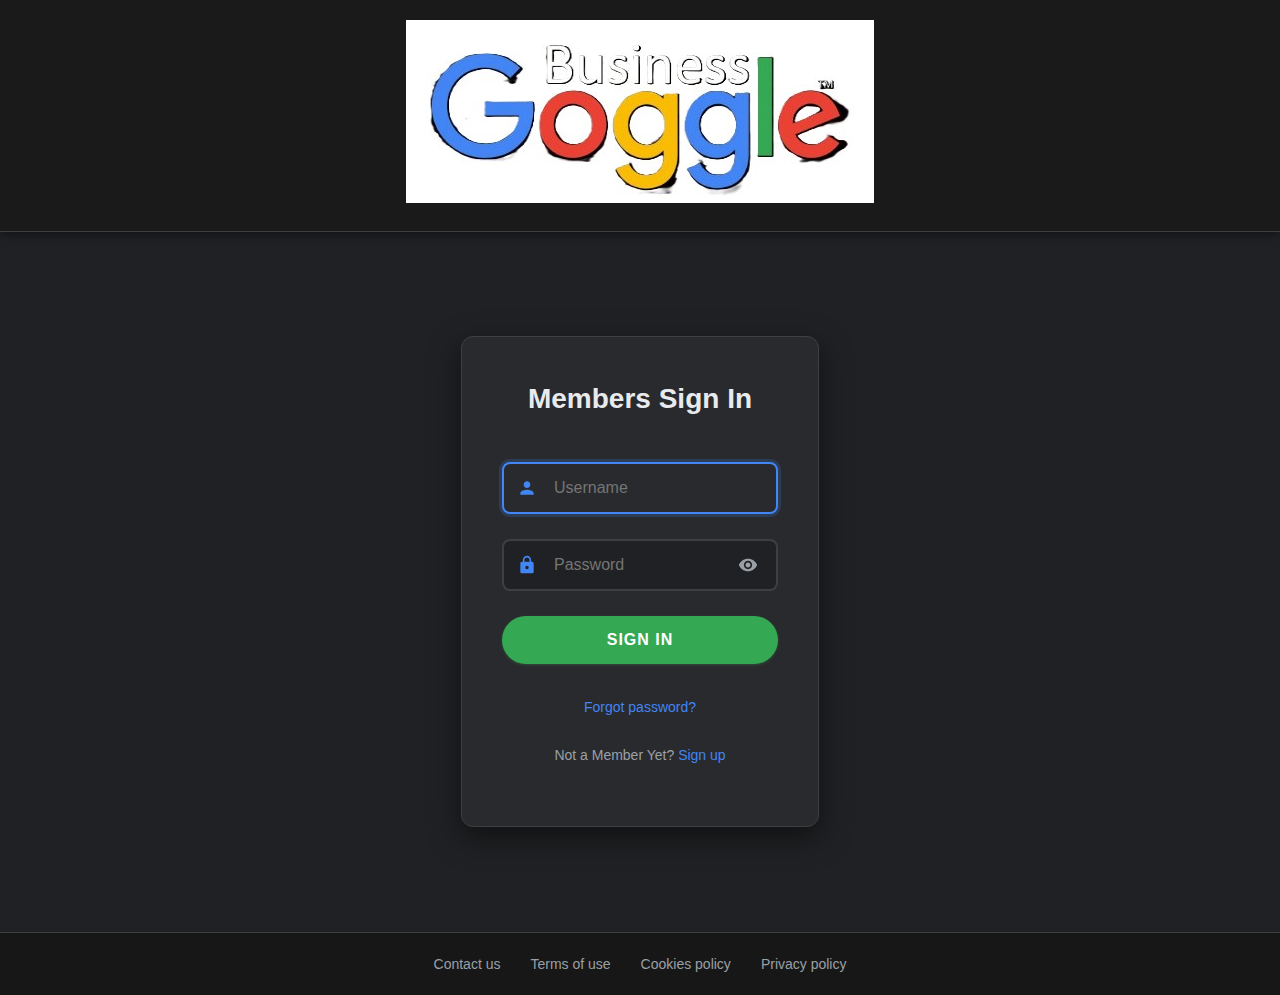
<file: pages/sign-in.html>
<!DOCTYPE html>
<html lang="en">
<head>
    <meta charset="UTF-8">
    <meta name="viewport" content="width=device-width, initial-scale=1.0">
    <title>Members Sign In - BusinessList.pk</title>
    <link rel="stylesheet" href="sign-in.css">
    <link rel="icon" type="image/x-icon" href="favicon.ico">
    <meta name="description" content="Sign in to your BusinessList.pk account to access exclusive features and manage your business listings.">
</head>
<body>
    <!-- Header -->
    <header class="header">
        <div class="container">
            <div class="logo">
                <a href="../index.html">
                    <img src="../img/logo.png" alt="business list" class="logo-img">
                </a>
            </div>
        </div>
    </header>

    <!-- Main Content -->
    <main class="main-content">
        <div class="container">
            <div class="signin-container">
                <div class="signin-form-wrapper">
                    <h1 class="signin-title">Members Sign In</h1>
                    
                    <form class="signin-form" id="signinForm">
                        <div class="form-group">
                            <div class="input-wrapper">
                                <i class="input-icon user-icon"></i>
                                <input 
                                    type="text" 
                                    id="username" 
                                    name="username" 
                                    placeholder="Username"
                                    required
                                    autocomplete="username"
                                >
                            </div>
                        </div>

                        <div class="form-group">
                            <div class="input-wrapper">
                                <i class="input-icon lock-icon"></i>
                                <input 
                                    type="password" 
                                    id="password" 
                                    name="password" 
                                    placeholder="Password"
                                    required
                                    autocomplete="current-password"
                                >
                                <button type="button" class="password-toggle" id="passwordToggle">
                                    <i class="eye-icon"></i>
                                </button>
                            </div>
                        </div>

                        <button type="submit" class="signin-btn" id="signinBtn">
                            <span class="btn-text">SIGN IN</span>
                            <div class="btn-loader" id="btnLoader"></div>
                        </button>
                    </form>

                    <div class="form-links">
                        <a href="forgot-password.html" class="forgot-link">Forgot password?</a>
                    </div>

                    <div class="signup-prompt">
                        <span>Not a Member Yet? </span>
                        <a href="sign-up.html" class="signup-link">Sign up</a>
                    </div>

                    <!-- Success/Error Messages -->
                    <div class="message-container" id="messageContainer"></div>
                </div>
            </div>
        </div>
    </main>

    <!-- Footer -->
    <footer class="footer">
        <div class="container">
            <div class="footer-links">
                <a href="contact-us.html">Contact us</a>
                <a href="terms.html">Terms of use</a>
                <a href="cookies.html">Cookies policy</a>
                <a href="privacy.html">Privacy policy</a>
            </div>
        </div>
    </footer>

    <script src="sign-in.js"></script>
</body>
</html>
</file>
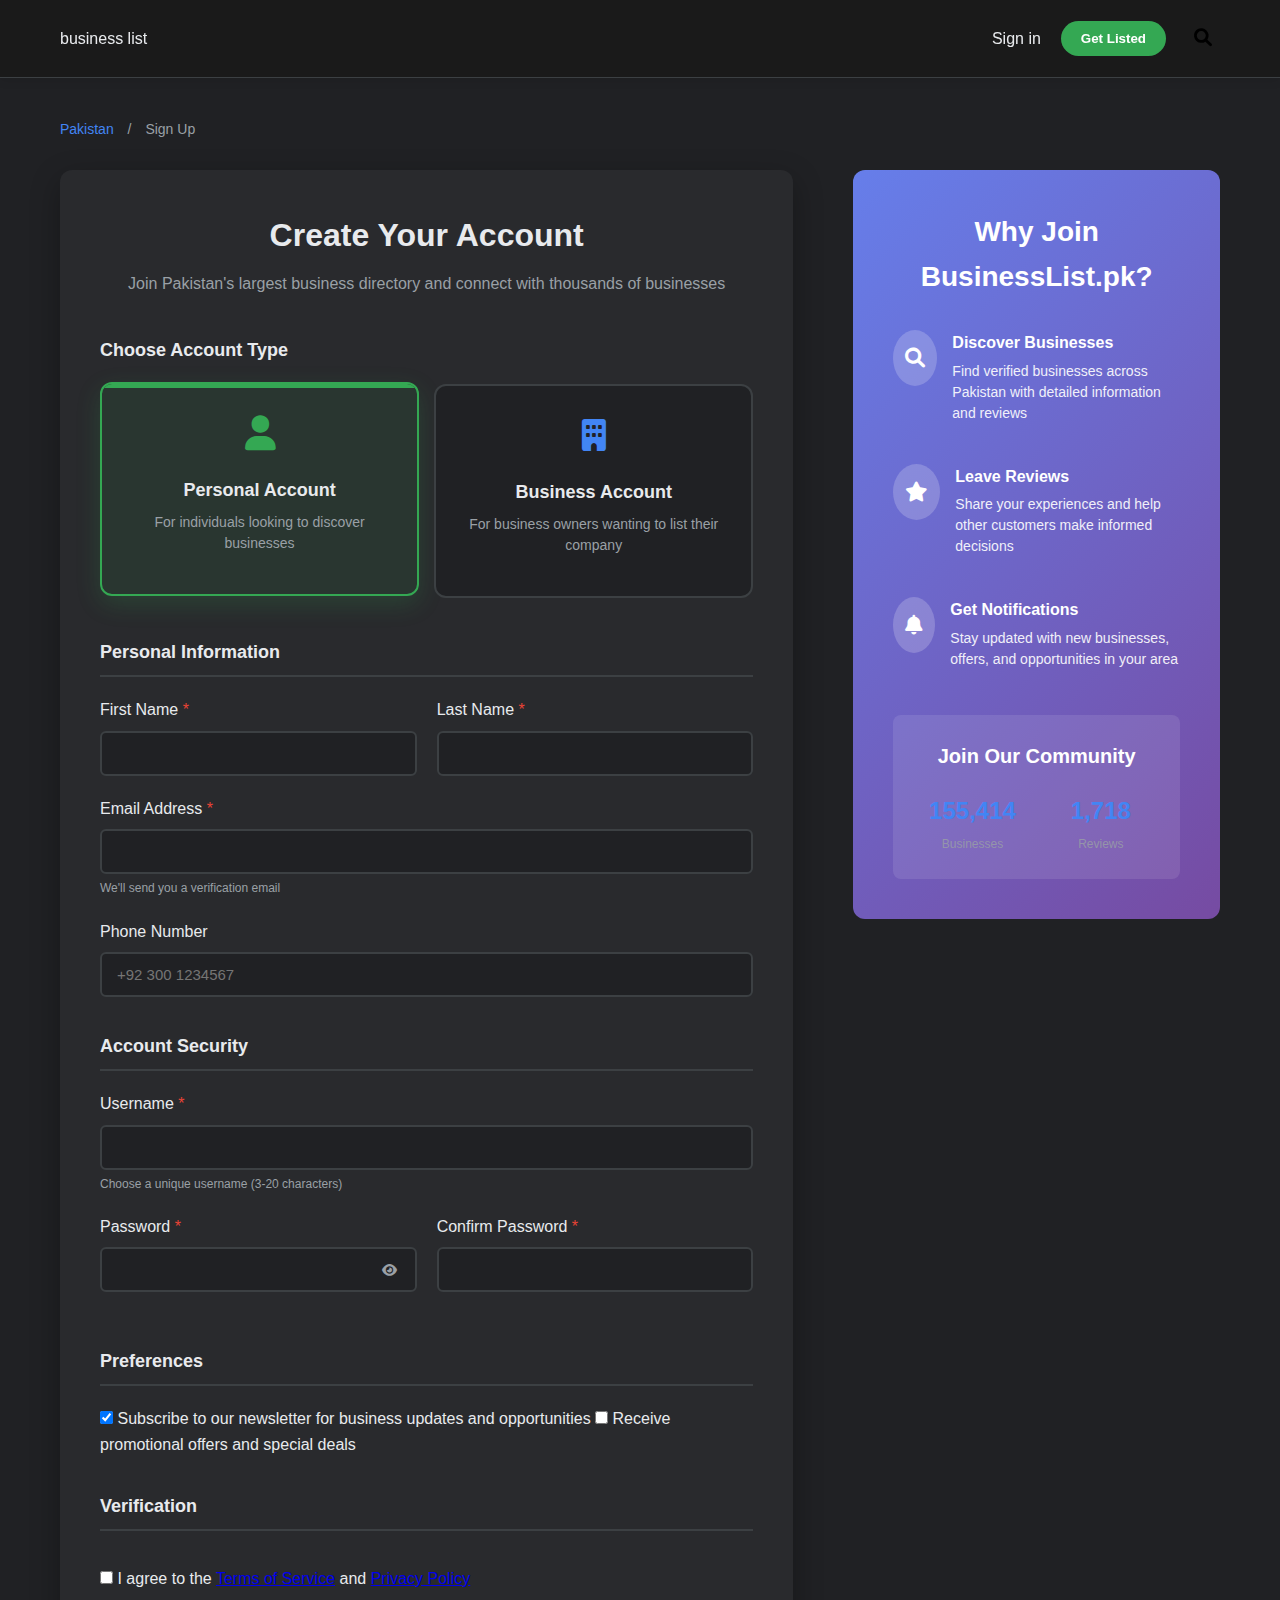
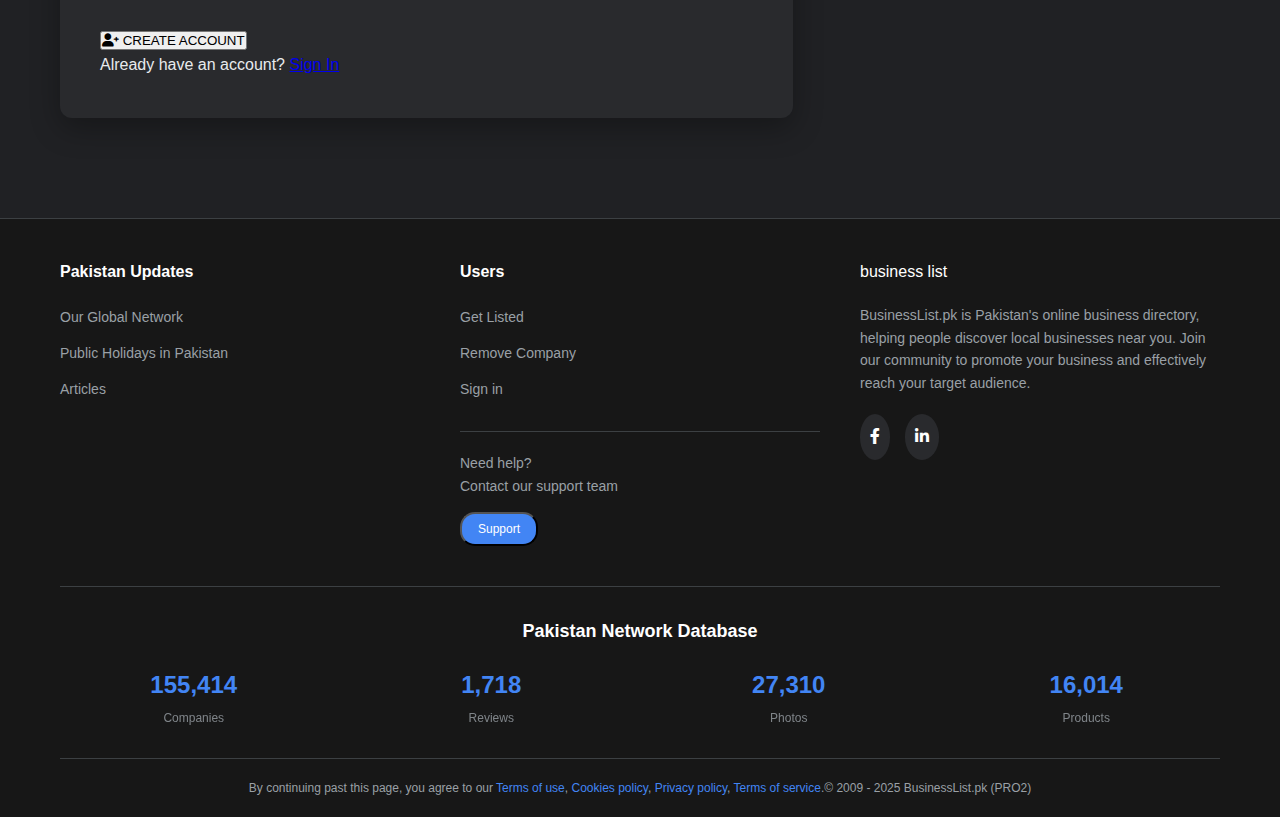
<file: pages/sign-up.html>
<!DOCTYPE html>
<html lang="en">

<head>
    <meta charset="UTF-8">
    <meta name="viewport" content="width=device-width, initial-scale=1.0">
    <title>Sign Up - Create Your Account | BusinessList.pk</title>
    <link rel="stylesheet" href="sign-up.css">
    <link href="https://cdnjs.cloudflare.com/ajax/libs/font-awesome/6.0.0/css/all.min.css" rel="stylesheet">
    <script src="https://www.google.com/recaptcha/api.js" async defer></script>
    <script src="sign-up.js" defer></script>
</head>

<body>
    <!-- Header -->
    <header class="header">
        <div class="container">
            <div class="nav-wrapper">
                <div class="logo">
                    <span class="logo-text" onclick="window.location = '/index.html'">business list</span>
                </div>
                <nav class="nav-menu">
                    <a href="sign-in.html" class="nav-link">Sign in</a>
                    <button class="get-listed-btn" onclick="window.location = '/pages/create-business-listing.html'">Get
                        Listed</button>
                    <button class="search-icon-btn">
                        <i class="fas fa-search"></i>
                    </button>
                    <button class="menu-toggle">
                        <i class="fas fa-bars"></i>
                    </button>
                </nav>
            </div>
        </div>
    </header>

    <!-- Main Content -->
    <main class="main-content">
        <div class="container">
            <!-- Breadcrumb -->
            <nav class="breadcrumb">
                <a href="/" class="breadcrumb-link">Pakistan</a>
                <span class="breadcrumb-separator">/</span>
                <span class="breadcrumb-current">Sign Up</span>
            </nav>

            <div class="signup-container">
                <!-- Left Side - Form -->
                <div class="signup-form-section">
                    <div class="form-header">
                        <h1 class="form-title">Create Your Account</h1>
                        <p class="form-subtitle">Join Pakistan's largest business directory and connect with thousands
                            of businesses</p>
                    </div>

                    <!-- Account Type Selection -->
                    <div class="account-type-selection">
                        <h3>Choose Account Type</h3>
                        <div class="account-types">
                            <div class="account-type active" data-type="personal">
                                <div class="type-icon">
                                    <i class="fas fa-user"></i>
                                </div>
                                <div class="type-info">
                                    <h4>Personal Account</h4>
                                    <p>For individuals looking to discover businesses</p>
                                </div>
                            </div>
                            <div class="account-type" data-type="business">
                                <div class="type-icon">
                                    <i class="fas fa-building"></i>
                                </div>
                                <div class="type-info">
                                    <h4>Business Account</h4>
                                    <p>For business owners wanting to list their company</p>
                                </div>
                            </div>
                        </div>
                    </div>

                    <!-- Sign Up Form -->
                    <form class="signup-form" id="signupForm">
                        <!-- Personal Information -->
                        <div class="form-section">
                            <h3 class="section-title">Personal Information</h3>
                            <div class="form-row">
                                <div class="form-group">
                                    <label for="firstName" class="form-label">First Name <span
                                            class="required">*</span></label>
                                    <input type="text" id="firstName" name="firstName" class="form-input" required>
                                </div>
                                <div class="form-group">
                                    <label for="lastName" class="form-label">Last Name <span
                                            class="required">*</span></label>
                                    <input type="text" id="lastName" name="lastName" class="form-input" required>
                                </div>
                            </div>
                            <div class="form-group">
                                <label for="email" class="form-label">Email Address <span
                                        class="required">*</span></label>
                                <input type="email" id="email" name="email" class="form-input" required>
                                <div class="field-hint">We'll send you a verification email</div>
                            </div>
                            <div class="form-group">
                                <label for="phone" class="form-label">Phone Number</label>
                                <input type="tel" id="phone" name="phone" class="form-input"
                                    placeholder="+92 300 1234567">
                            </div>
                        </div>

                        <!-- Business Information (shown only for business accounts) -->
                        <div class="form-section business-only" id="businessSection" style="display: none;">
                            <h3 class="section-title">Business Information</h3>
                            <div class="form-group">
                                <label for="businessName" class="form-label">Business Name <span
                                        class="required">*</span></label>
                                <input type="text" id="businessName" name="businessName" class="form-input">
                            </div>
                            <div class="form-row">
                                <div class="form-group">
                                    <label for="businessCategory" class="form-label">Business Category <span
                                            class="required">*</span></label>
                                    <select id="businessCategory" name="businessCategory" class="form-select">
                                        <option value="">Select Category</option>
                                        <option value="restaurants">Restaurants</option>
                                        <option value="automotive">Automotive</option>
                                        <option value="healthcare">Healthcare</option>
                                        <option value="retail">Retail & Shopping</option>
                                        <option value="services">Professional Services</option>
                                        <option value="technology">Technology</option>
                                        <option value="education">Education</option>
                                        <option value="real-estate">Real Estate</option>
                                        <option value="manufacturing">Manufacturing</option>
                                        <option value="other">Other</option>
                                    </select>
                                </div>
                                <div class="form-group">
                                    <label for="businessCity" class="form-label">City <span
                                            class="required">*</span></label>
                                    <select id="businessCity" name="businessCity" class="form-select">
                                        <option value="">Select City</option>
                                        <option value="karachi">Karachi</option>
                                        <option value="lahore">Lahore</option>
                                        <option value="islamabad">Islamabad</option>
                                        <option value="rawalpindi">Rawalpindi</option>
                                        <option value="faisalabad">Faisalabad</option>
                                        <option value="multan">Multan</option>
                                        <option value="peshawar">Peshawar</option>
                                        <option value="quetta">Quetta</option>
                                        <option value="sialkot">Sialkot</option>
                                        <option value="gujranwala">Gujranwala</option>
                                        <option value="other">Other</option>
                                    </select>
                                </div>
                            </div>
                            <div class="form-group">
                                <label for="businessWebsite" class="form-label">Business Website</label>
                                <input type="url" id="businessWebsite" name="businessWebsite" class="form-input"
                                    placeholder="https://www.yourbusiness.com">
                            </div>
                        </div>

                        <!-- Account Security -->
                        <div class="form-section">
                            <h3 class="section-title">Account Security</h3>
                            <div class="form-group">
                                <label for="username" class="form-label">Username <span
                                        class="required">*</span></label>
                                <input type="text" id="username" name="username" class="form-input" required>
                                <div class="field-hint">Choose a unique username (3-20 characters)</div>
                            </div>
                            <div class="form-row">
                                <div class="form-group">
                                    <label for="password" class="form-label">Password <span
                                            class="required">*</span></label>
                                    <div class="password-input-wrapper">
                                        <input type="password" id="password" name="password" class="form-input"
                                            required>
                                        <button type="button" class="password-toggle" id="passwordToggle">
                                            <i class="fas fa-eye"></i>
                                        </button>
                                    </div>
                                </div>
                                <div class="form-group">
                                    <label for="confirmPassword" class="form-label">Confirm Password <span
                                            class="required">*</span></label>
                                    <input type="password" id="confirmPassword" name="confirmPassword"
                                        class="form-input" required>
                                </div>
                            </div>
                        </div>

                        <!-- Preferences -->
                        <div class="form-section">
                            <h3 class="section-title">Preferences</h3>
                            <div class="checkbox-group">
                                <label class="checkbox-label">
                                    <input type="checkbox" name="newsletter" value="1" checked>
                                    <span class="checkmark"></span>
                                    Subscribe to our newsletter for business updates and opportunities
                                </label>
                                <label class="checkbox-label">
                                    <input type="checkbox" name="promotions" value="1">
                                    <span class="checkmark"></span>
                                    Receive promotional offers and special deals
                                </label>
                                <label class="checkbox-label business-only" id="businessUpdates" style="display: none;">
                                    <input type="checkbox" name="businessUpdates" value="1" checked>
                                    <span class="checkmark"></span>
                                    Get notified about new business listing features
                                </label>
                            </div>
                        </div>

                        <!-- Human Verification -->
                        <div class="form-section">
                            <h3 class="section-title">Verification</h3>
                            <div class="recaptcha-container">
                                <div class="g-recaptcha" data-sitekey="your-site-key"></div>
                            </div>
                        </div>

                        <!-- Terms Agreement -->
                        <div class="form-section">
                            <div class="terms-agreement">
                                <label class="checkbox-label">
                                    <input type="checkbox" id="agreeTerms" name="agreeTerms" required>
                                    <span class="checkmark"></span>
                                    I agree to the <a href="#" class="terms-link">Terms of Service</a> and <a href="#"
                                        class="terms-link">Privacy Policy</a>
                                </label>
                            </div>
                        </div>

                        <!-- Form Actions -->
                        <div class="form-actions">
                            <button type="submit" class="btn btn-primary" id="createAccountBtn">
                                <i class="fas fa-user-plus"></i>
                                CREATE ACCOUNT
                            </button>
                        </div>

                        <!-- Sign In Link -->
                        <div class="signin-link">
                            <p>Already have an account? <a href="sign-in.html" class="link">Sign In</a></p>
                        </div>
                    </form>
                </div>

                <!-- Right Side - Benefits -->
                <div class="benefits-section">
                    <div class="benefits-content">
                        <h2>Why Join BusinessList.pk?</h2>

                        <div class="benefit-item">
                            <div class="benefit-icon">
                                <i class="fas fa-search"></i>
                            </div>
                            <div class="benefit-text">
                                <h4>Discover Businesses</h4>
                                <p>Find verified businesses across Pakistan with detailed information and reviews</p>
                            </div>
                        </div>

                        <div class="benefit-item">
                            <div class="benefit-icon">
                                <i class="fas fa-star"></i>
                            </div>
                            <div class="benefit-text">
                                <h4>Leave Reviews</h4>
                                <p>Share your experiences and help other customers make informed decisions</p>
                            </div>
                        </div>

                        <div class="benefit-item">
                            <div class="benefit-icon">
                                <i class="fas fa-bell"></i>
                            </div>
                            <div class="benefit-text">
                                <h4>Get Notifications</h4>
                                <p>Stay updated with new businesses, offers, and opportunities in your area</p>
                            </div>
                        </div>

                        <div class="benefit-item business-benefit" style="display: none;">
                            <div class="benefit-icon">
                                <i class="fas fa-chart-line"></i>
                            </div>
                            <div class="benefit-text">
                                <h4>Grow Your Business</h4>
                                <p>Reach thousands of potential customers and increase your online presence</p>
                            </div>
                        </div>

                        <div class="benefit-item business-benefit" style="display: none;">
                            <div class="benefit-icon">
                                <i class="fas fa-users"></i>
                            </div>
                            <div class="benefit-text">
                                <h4>Connect with Customers</h4>
                                <p>Interact with customers, respond to reviews, and build lasting relationships</p>
                            </div>
                        </div>

                        <div class="stats-highlight">
                            <h3>Join Our Community</h3>
                            <div class="stats-grid">
                                <div class="stat">
                                    <span class="stat-number">155,414</span>
                                    <span class="stat-label">Businesses</span>
                                </div>
                                <div class="stat">
                                    <span class="stat-number">1,718</span>
                                    <span class="stat-label">Reviews</span>
                                </div>
                            </div>
                        </div>
                    </div>
                </div>
            </div>
        </div>
    </main>

    <!-- Footer -->
    <footer class="footer">
        <div class="container">
            <div class="footer-content">
                <div class="footer-column">
                    <h4>Pakistan Updates</h4>
                    <ul>
                        <li><a href="#">Our Global Network</a></li>
                        <li><a href="#">Public Holidays in Pakistan</a></li>
                        <li><a href="#">Articles</a></li>
                    </ul>
                </div>
                <div class="footer-column">
                    <h4>Users</h4>
                    <ul>
                        <li><a href="/pages/create-business-listing.html">Get Listed</a></li>
                        <li><a href="#">Remove Company</a></li>
                        <li><a href="sign-in.html">Sign in</a></li>
                    </ul>
                    <div class="support-section">
                        <p>Need help?<br>Contact our support team</p>
                        <button class="btn btn-support" onclick="window.location = './contact-us.html'">Support</button>
                    </div>
                </div>
                <div class="footer-column footer-brand">
                    <div class="footer-logo">
                        <span class="logo-text" onclick="window.location = '/index.html'">business list</span>
                    </div>
                    <p class="footer-description">
                        BusinessList.pk is Pakistan's online business directory, helping people discover local
                        businesses near you. Join our community to promote your business and effectively reach your
                        target audience.
                    </p>
                    <div class="social-links">
                        <a href="#" class="social-link"><i class="fab fa-facebook-f"></i></a>
                        <a href="#" class="social-link"><i class="fab fa-linkedin-in"></i></a>
                    </div>
                </div>
            </div>

            <div class="footer-stats">
                <h4>Pakistan Network Database</h4>
                <div class="stats-grid">
                    <div class="stat-item">
                        <div class="stat-number">155,414</div>
                        <div class="stat-label">Companies</div>
                    </div>
                    <div class="stat-item">
                        <div class="stat-number">1,718</div>
                        <div class="stat-label">Reviews</div>
                    </div>
                    <div class="stat-item">
                        <div class="stat-number">27,310</div>
                        <div class="stat-label">Photos</div>
                    </div>
                    <div class="stat-item">
                        <div class="stat-number">16,014</div>
                        <div class="stat-label">Products</div>
                    </div>
                </div>
            </div>

            <div class="footer-bottom">
                <p>By continuing past this page, you agree to our
                    <a href="#">Terms of use</a>,
                    <a href="#">Cookies policy</a>,
                    <a href="#">Privacy policy</a>,
                    <a href="#">Terms of service</a>.© 2009 - 2025 BusinessList.pk (PRO2)
                </p>
            </div>
        </div>
    </footer>

</body>

</html>
</file>
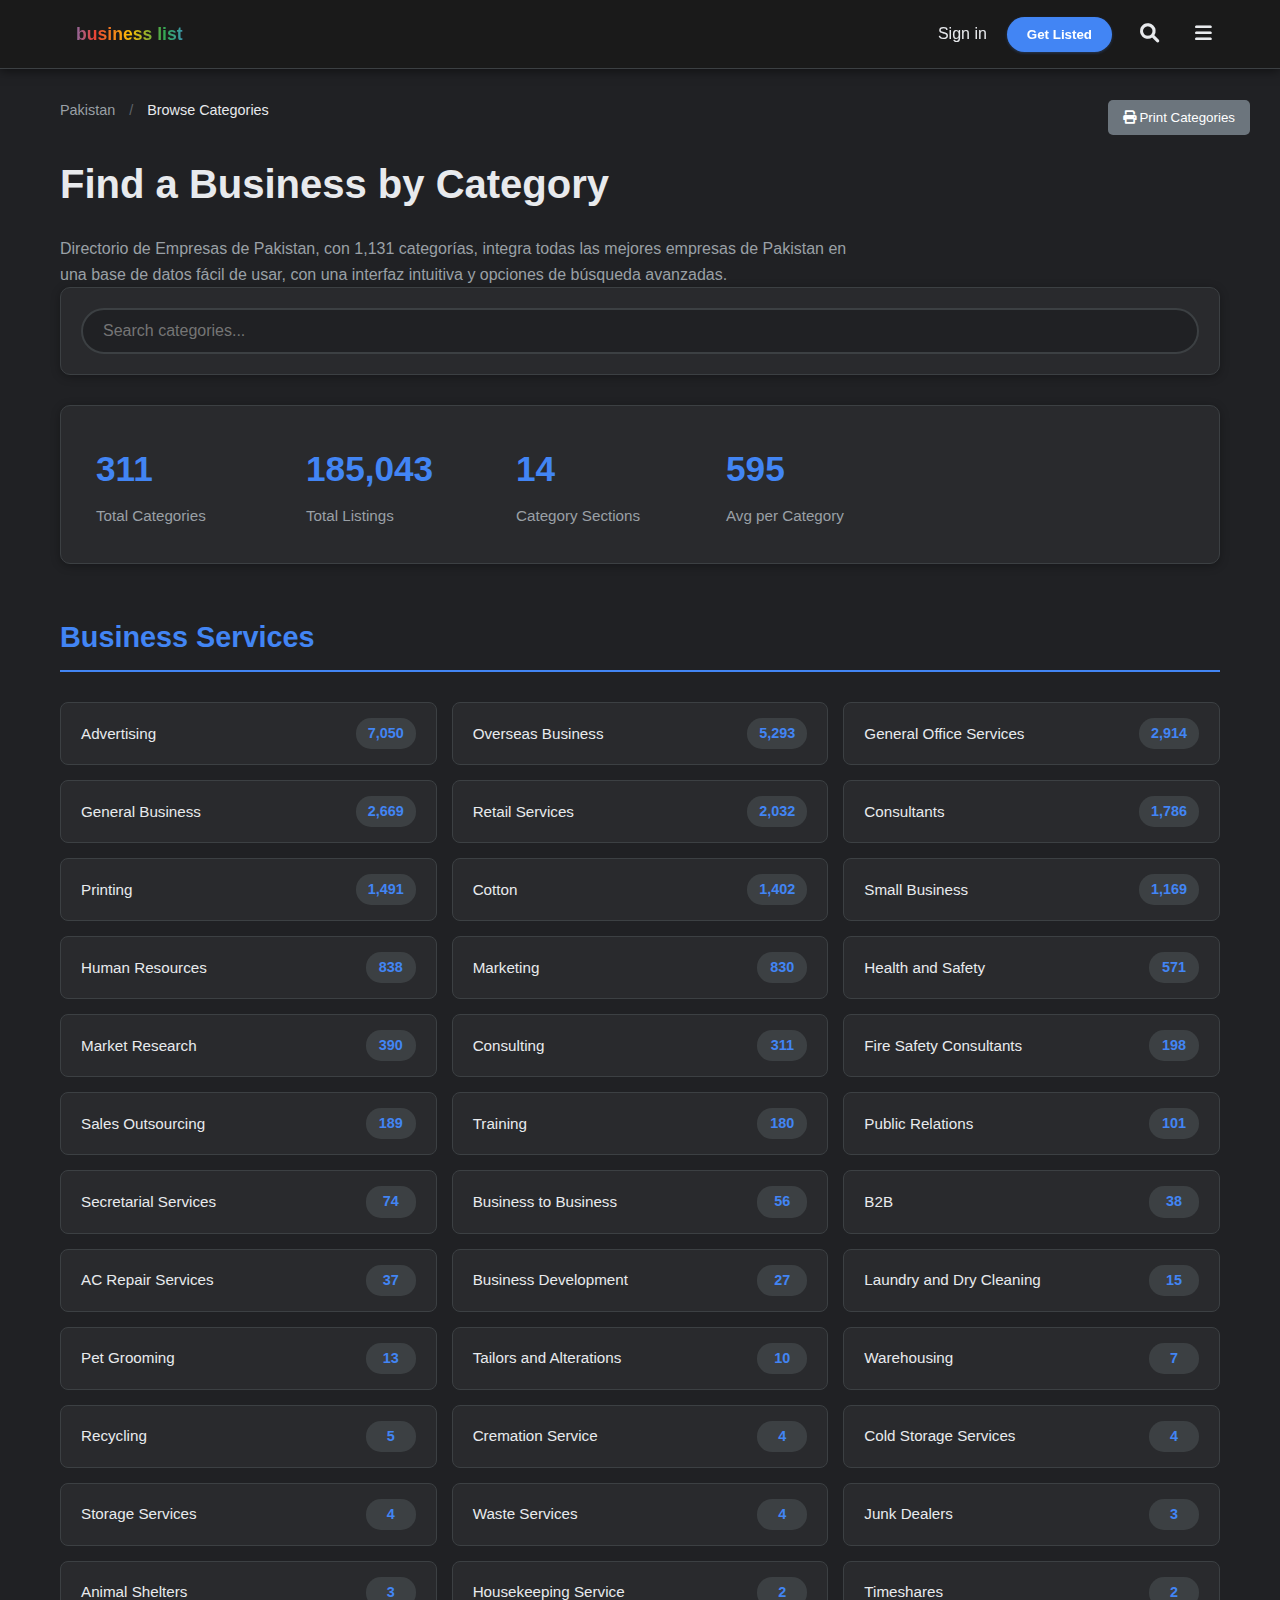
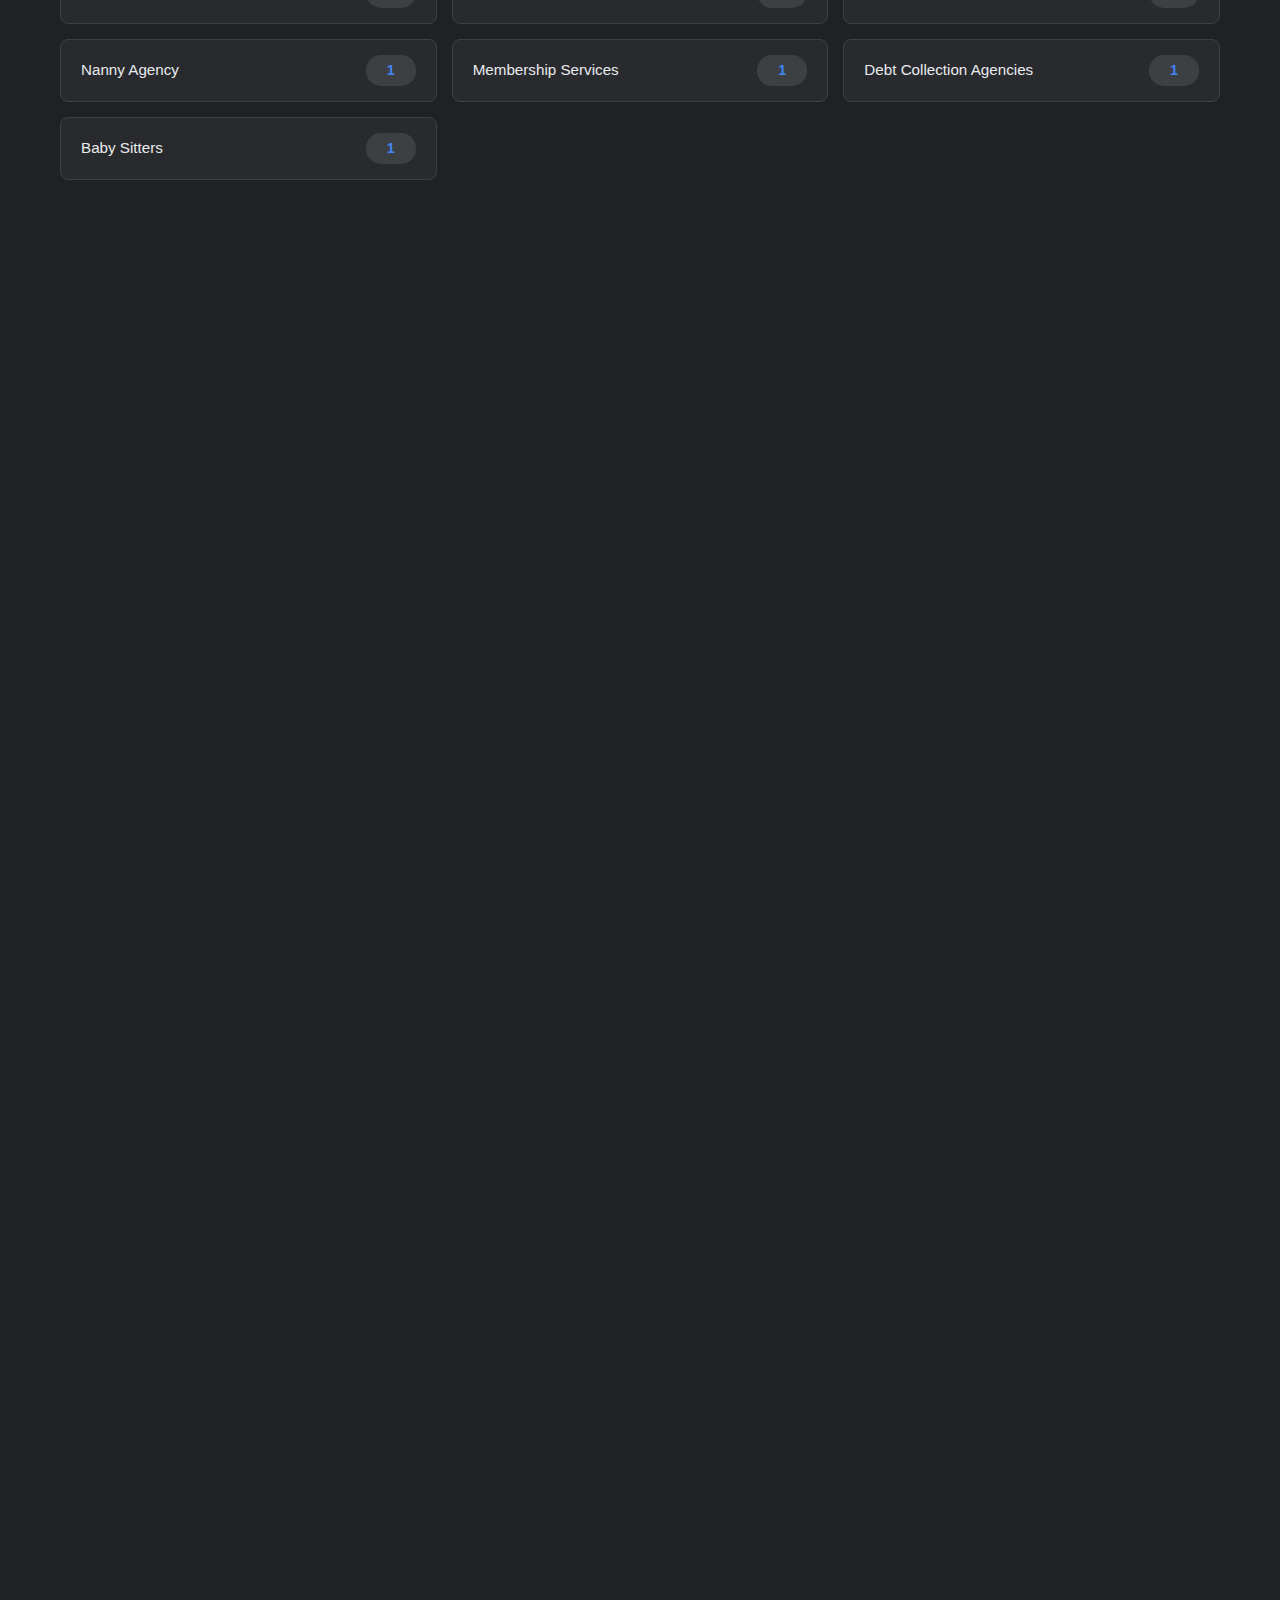
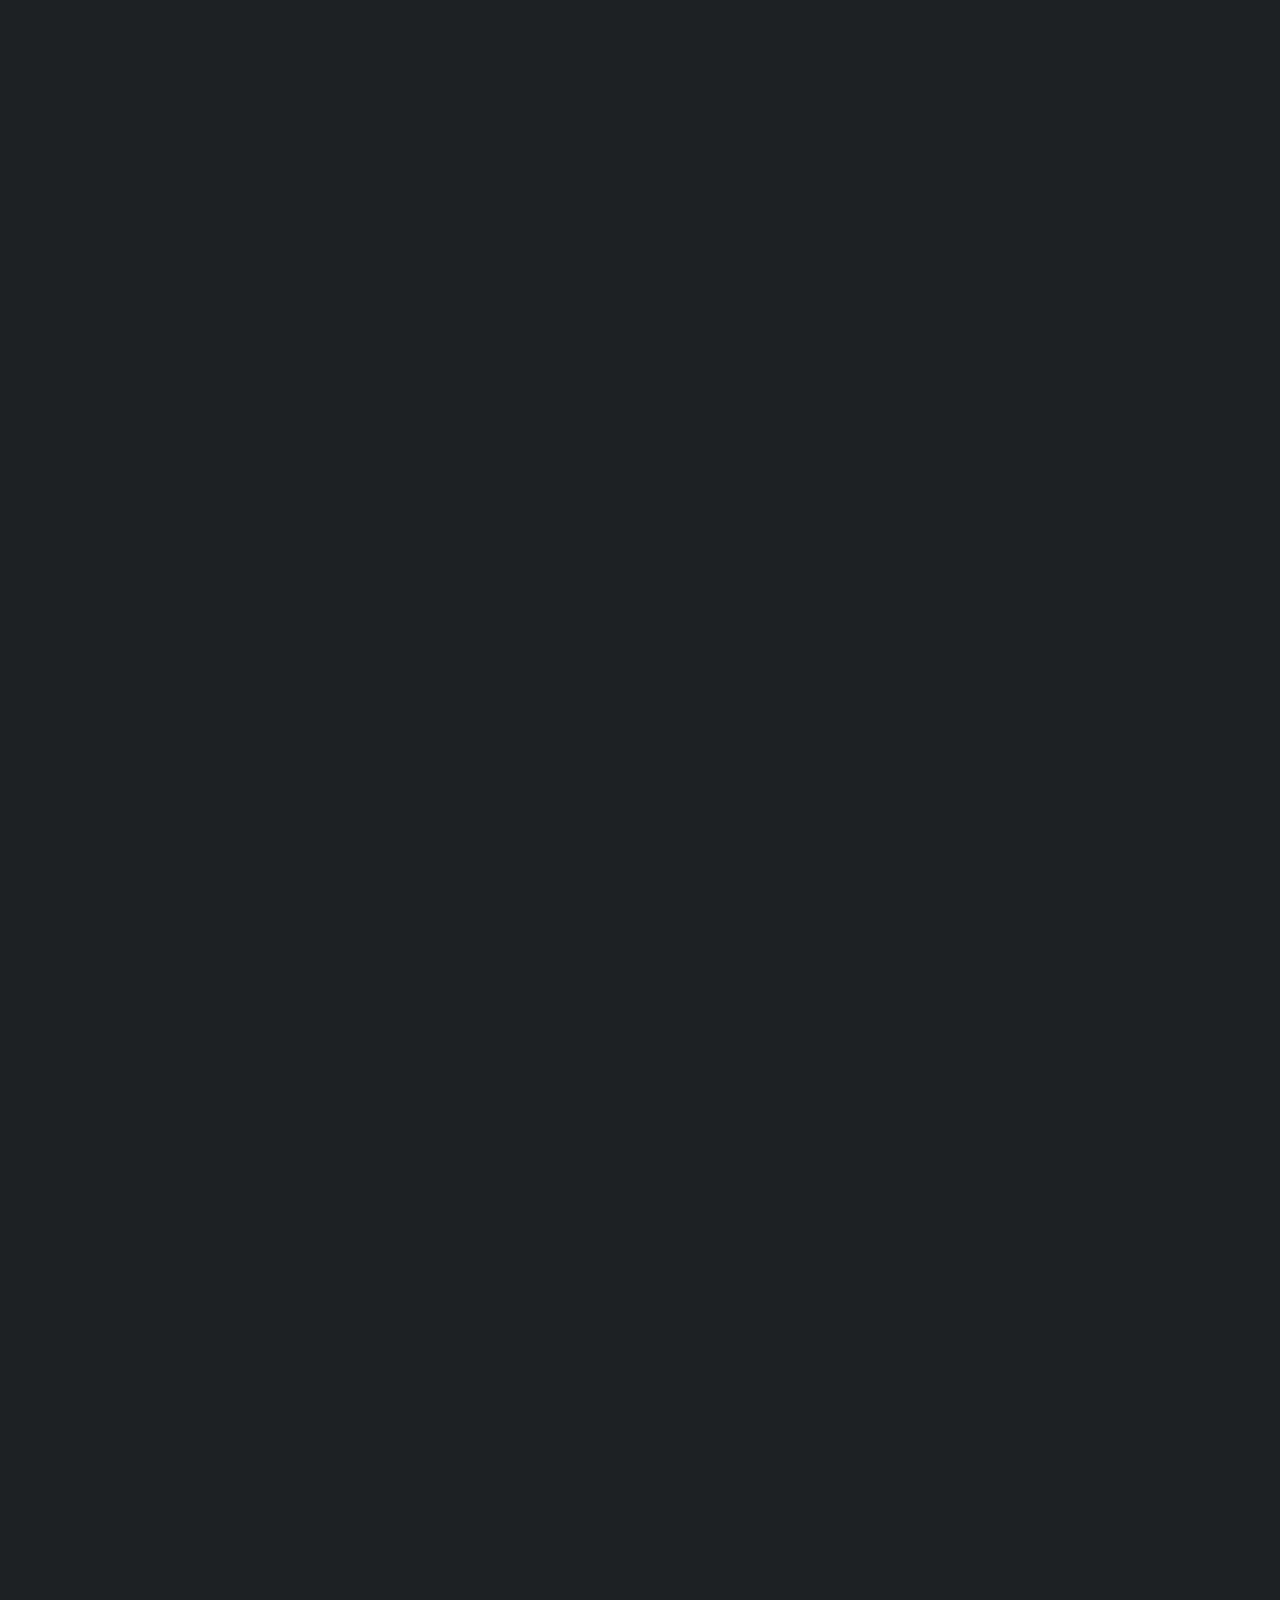
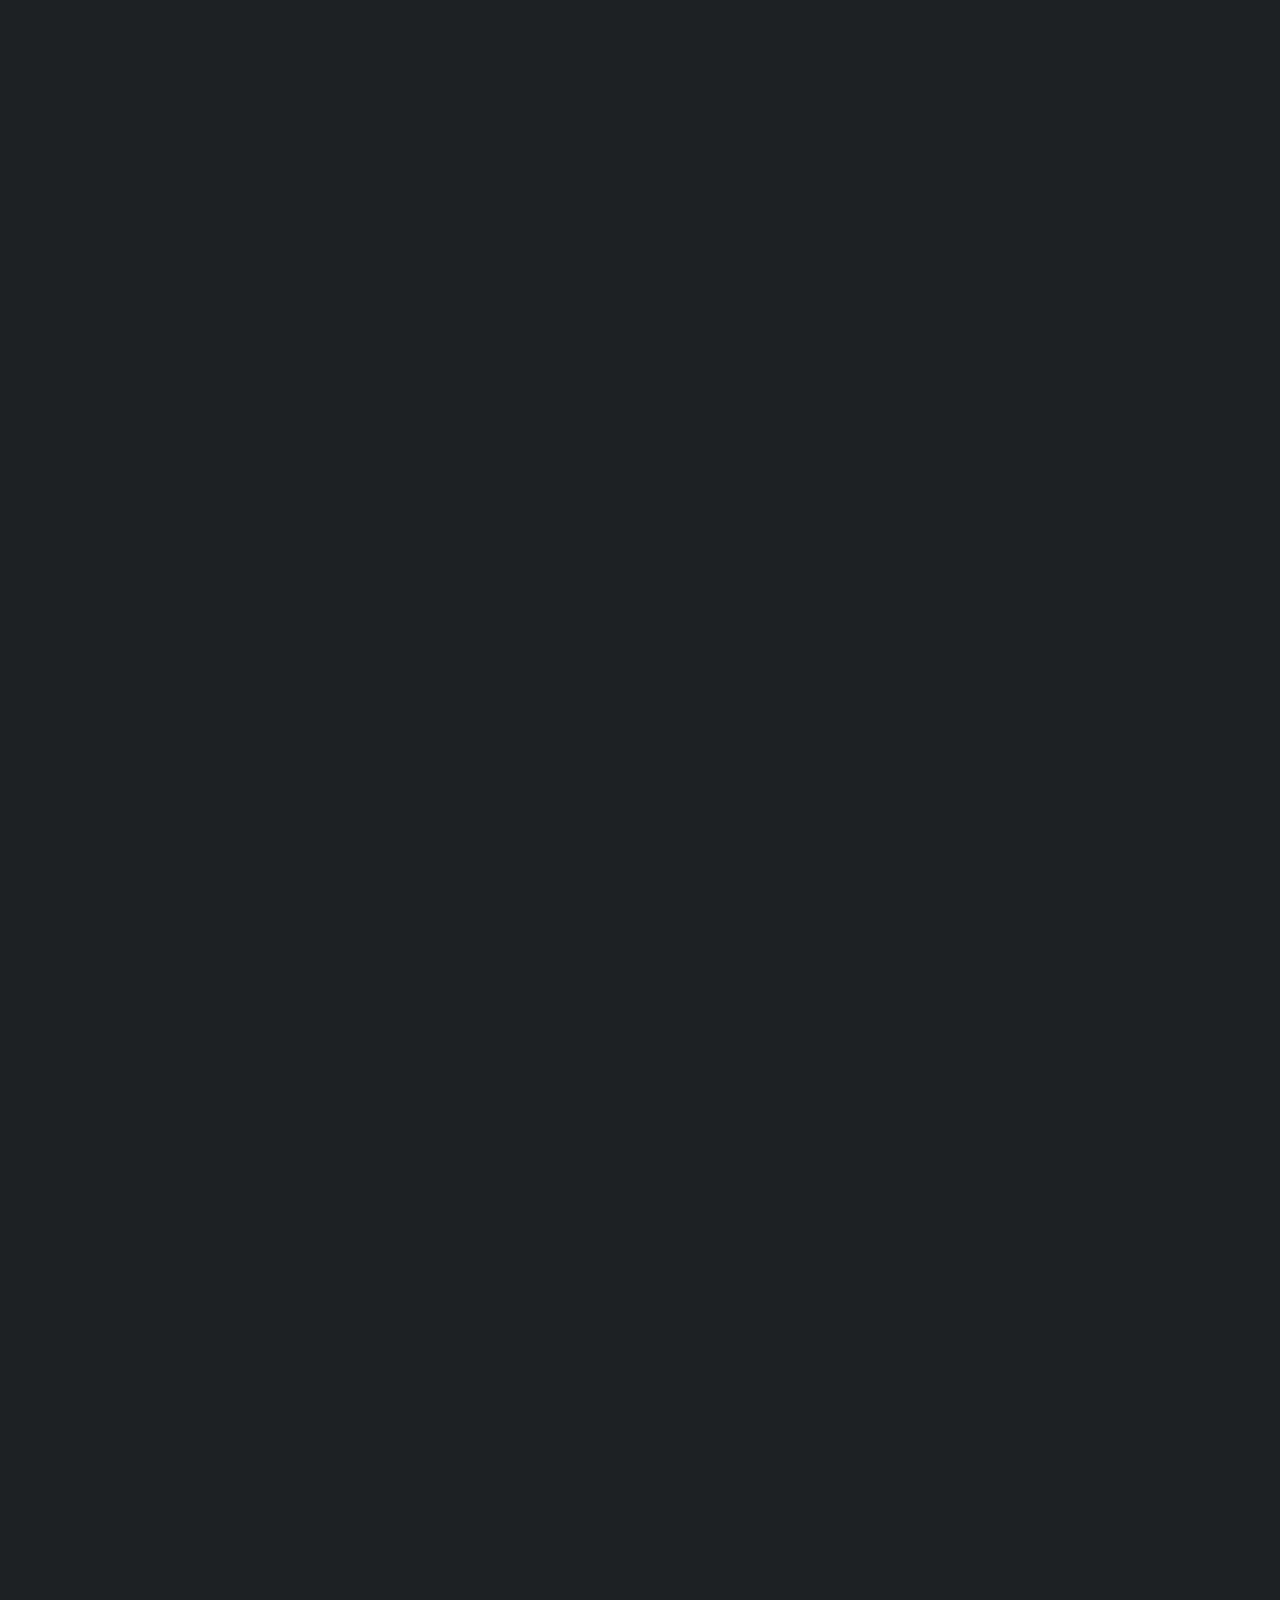
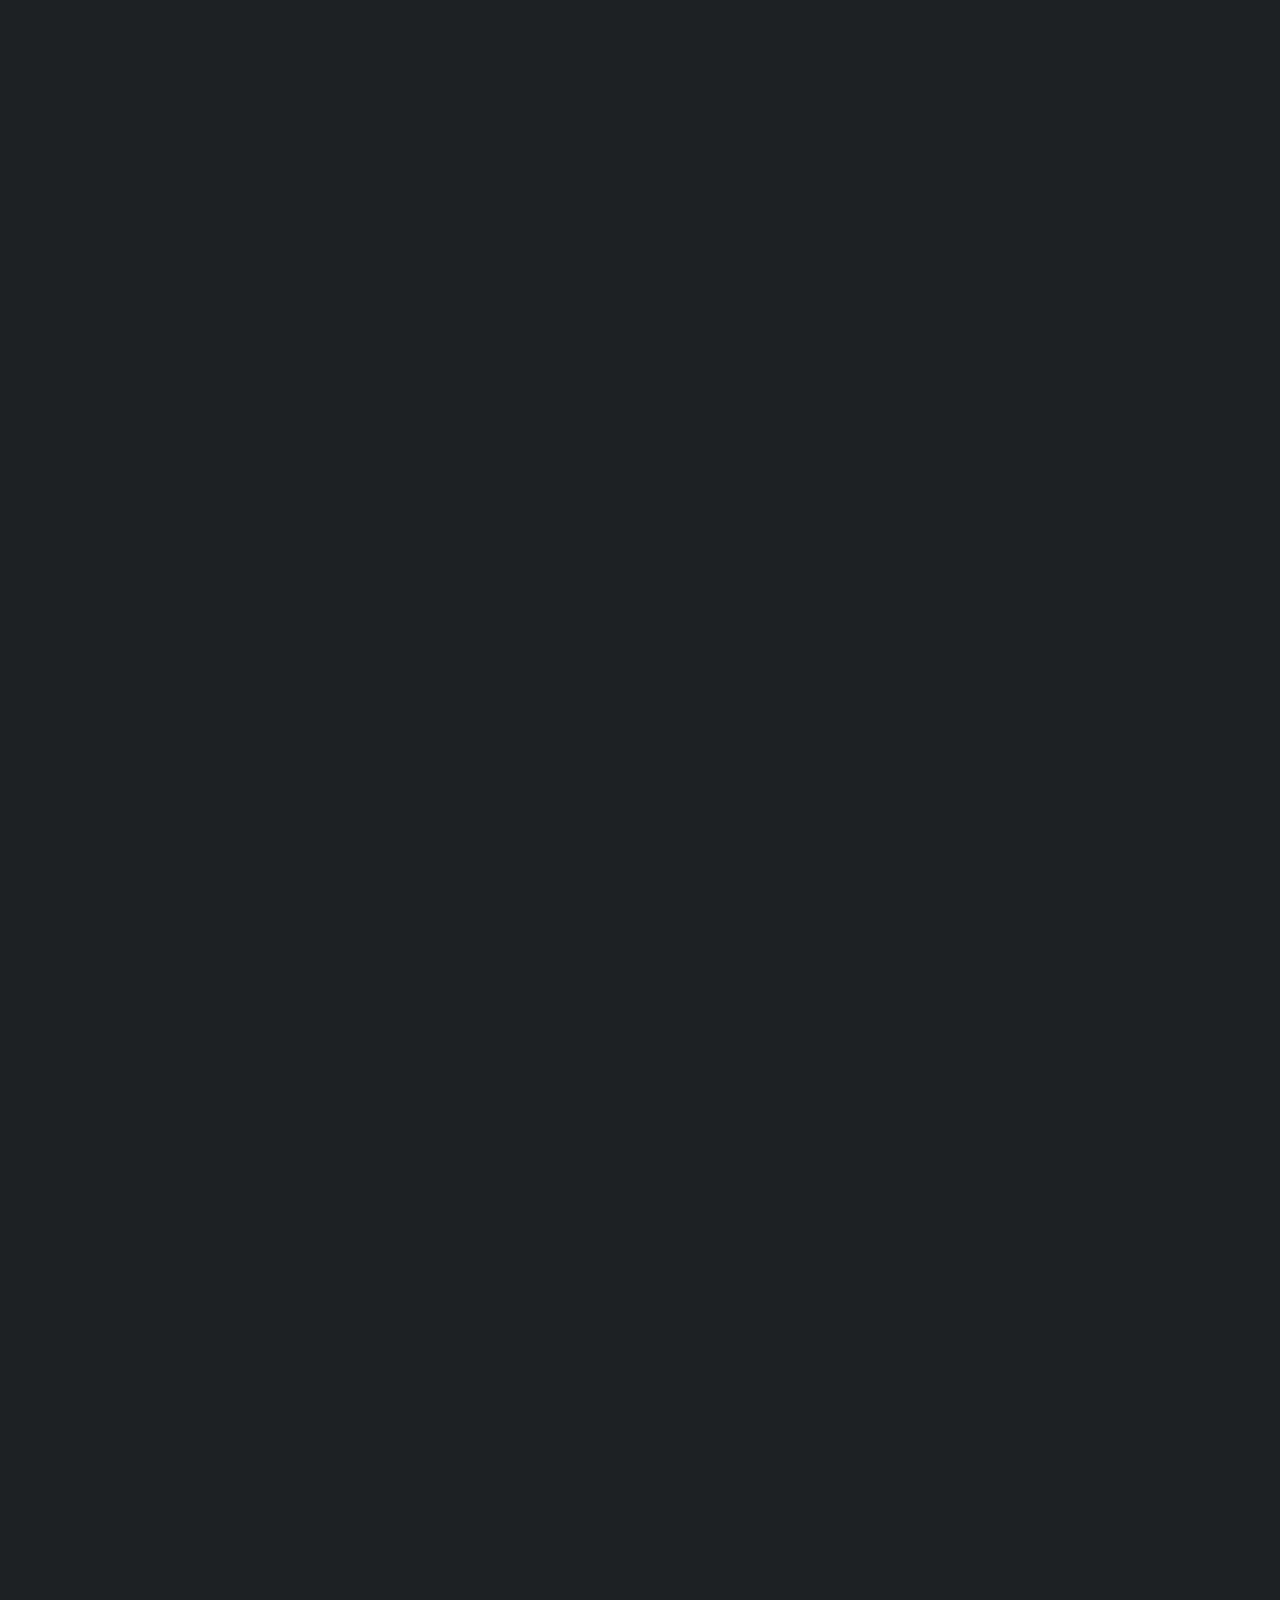
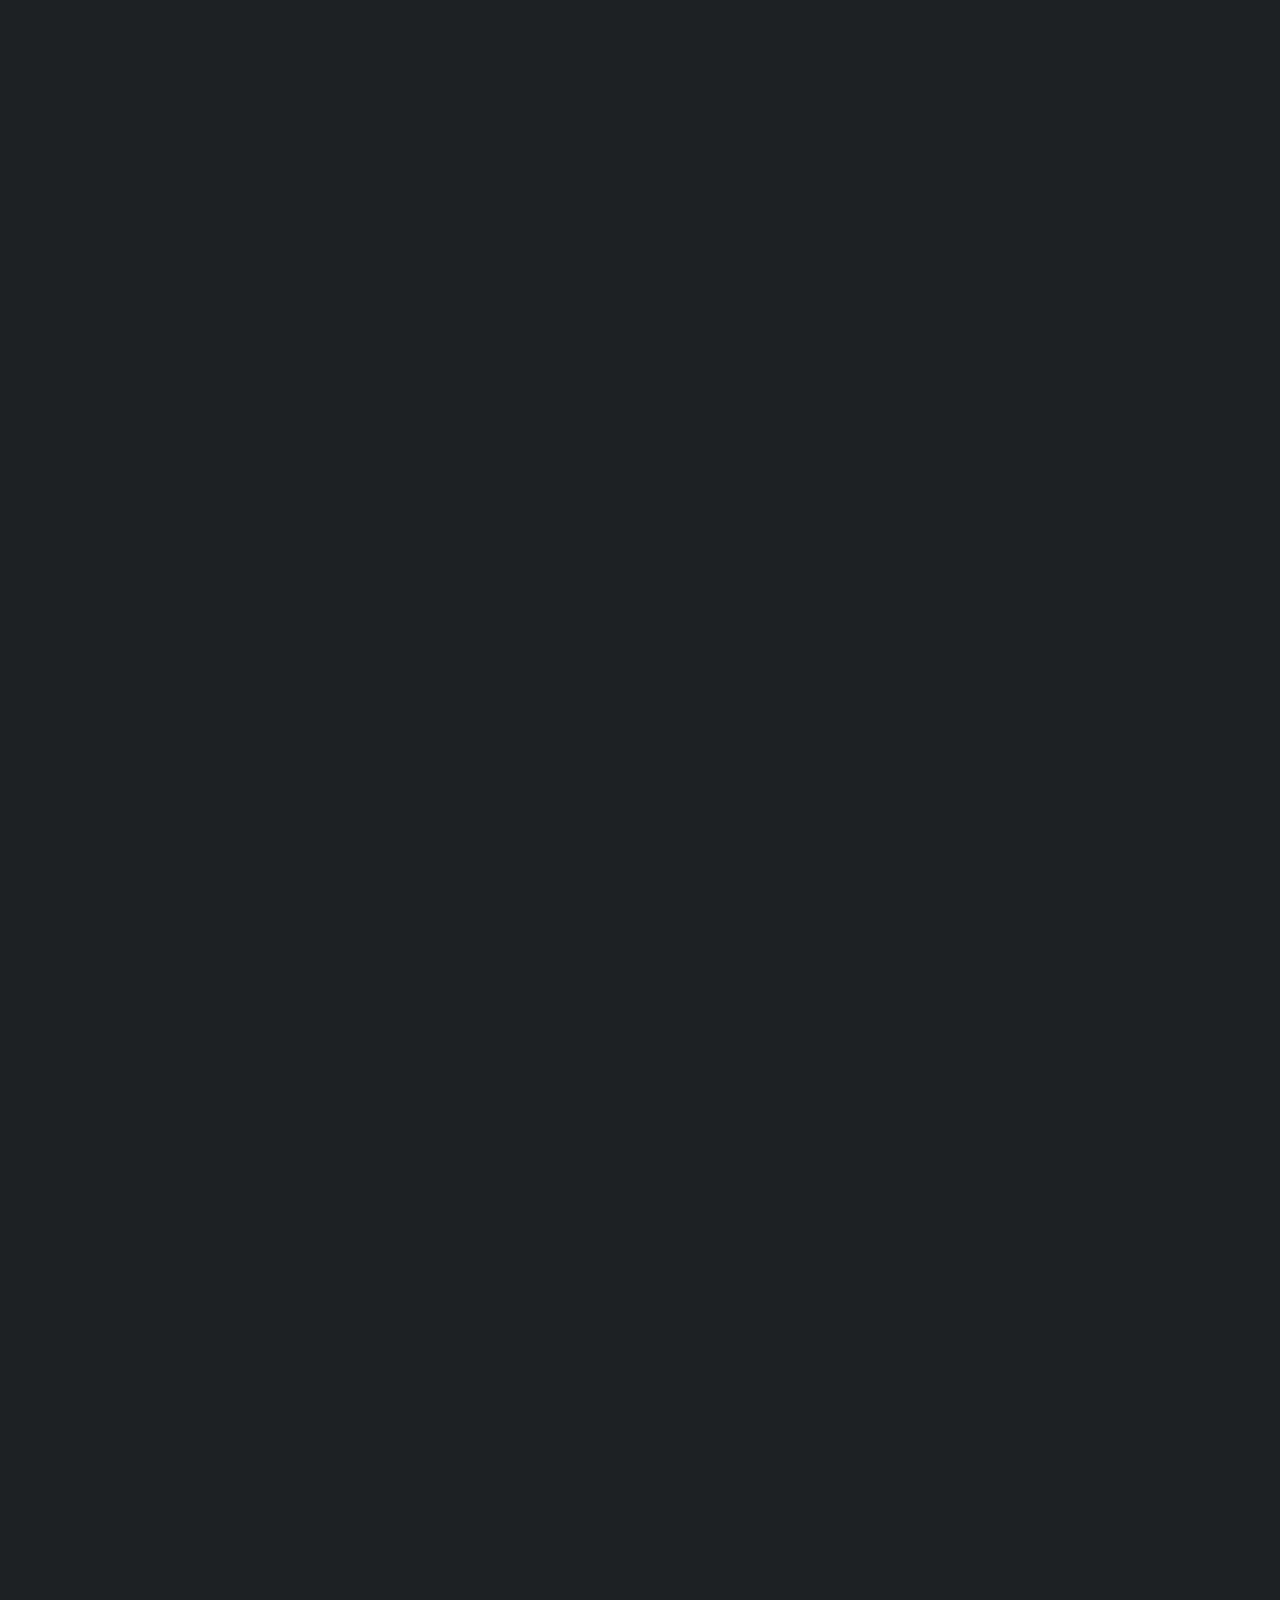
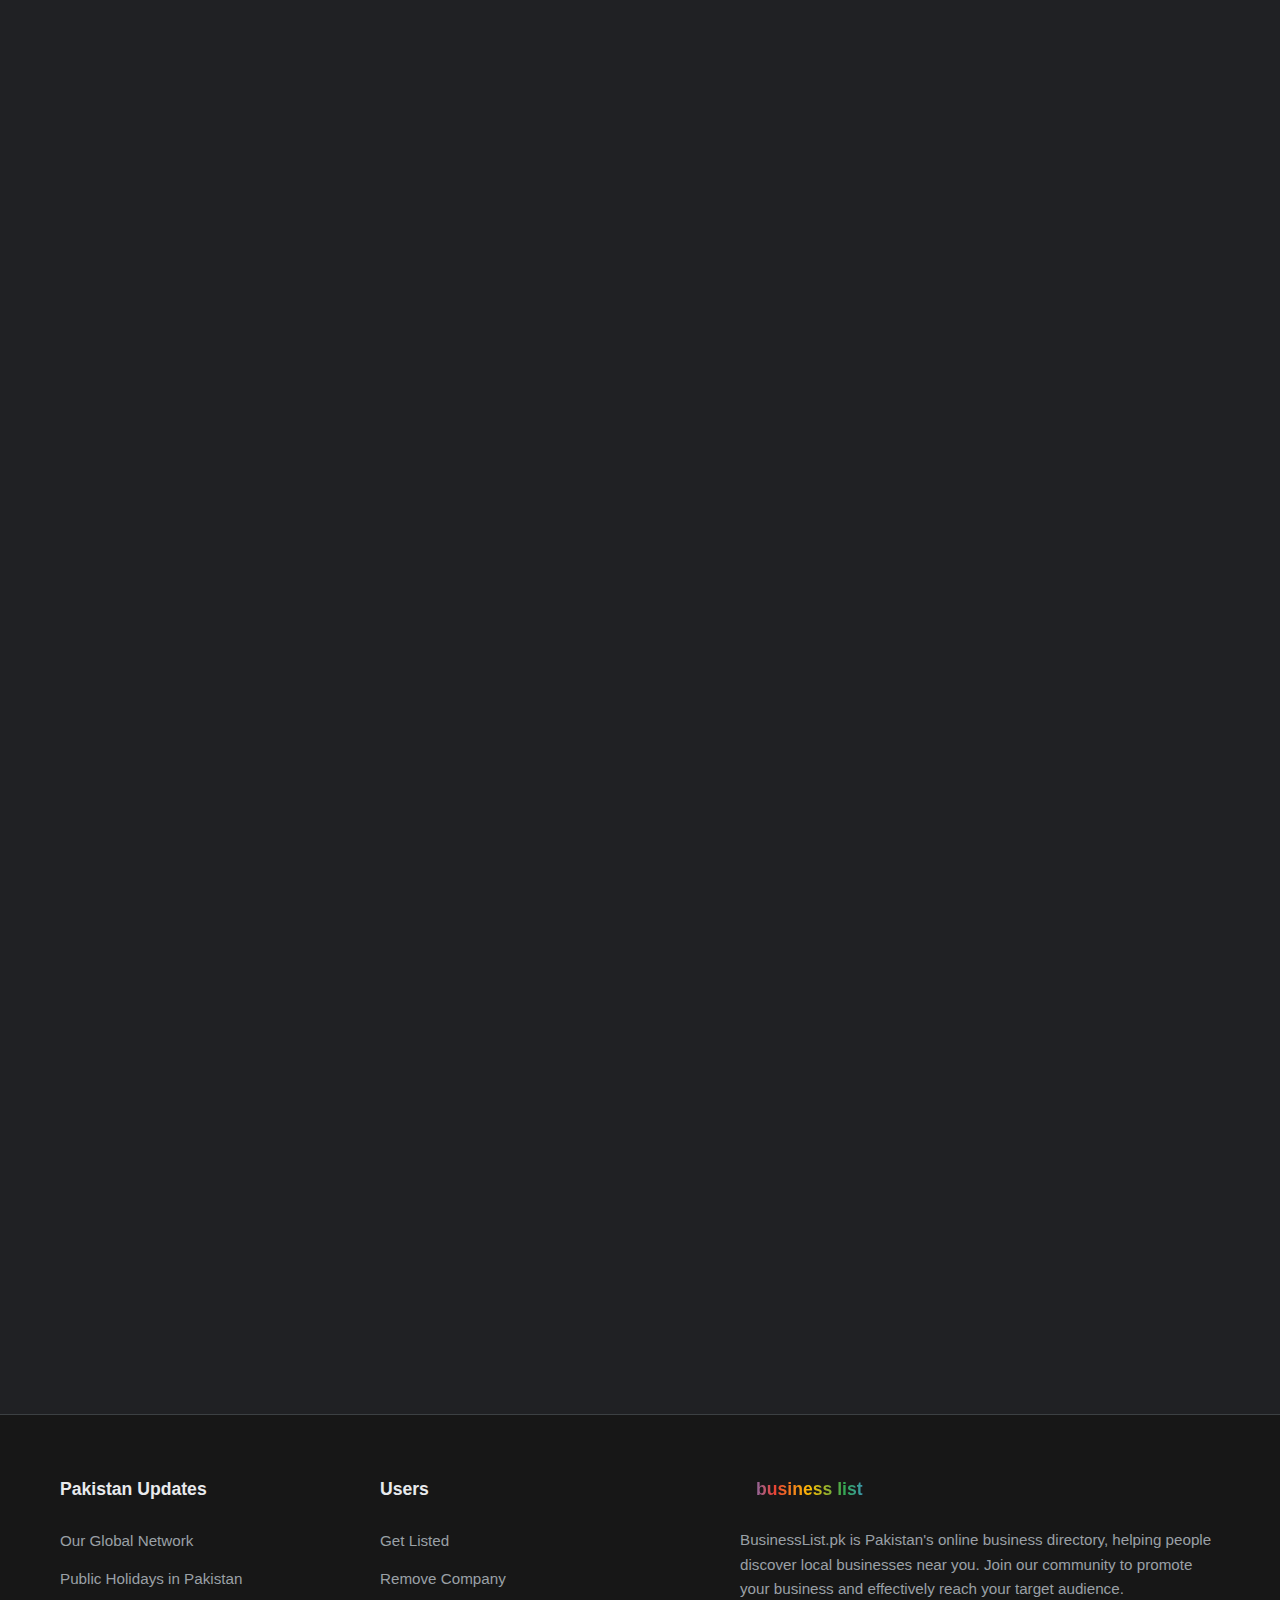
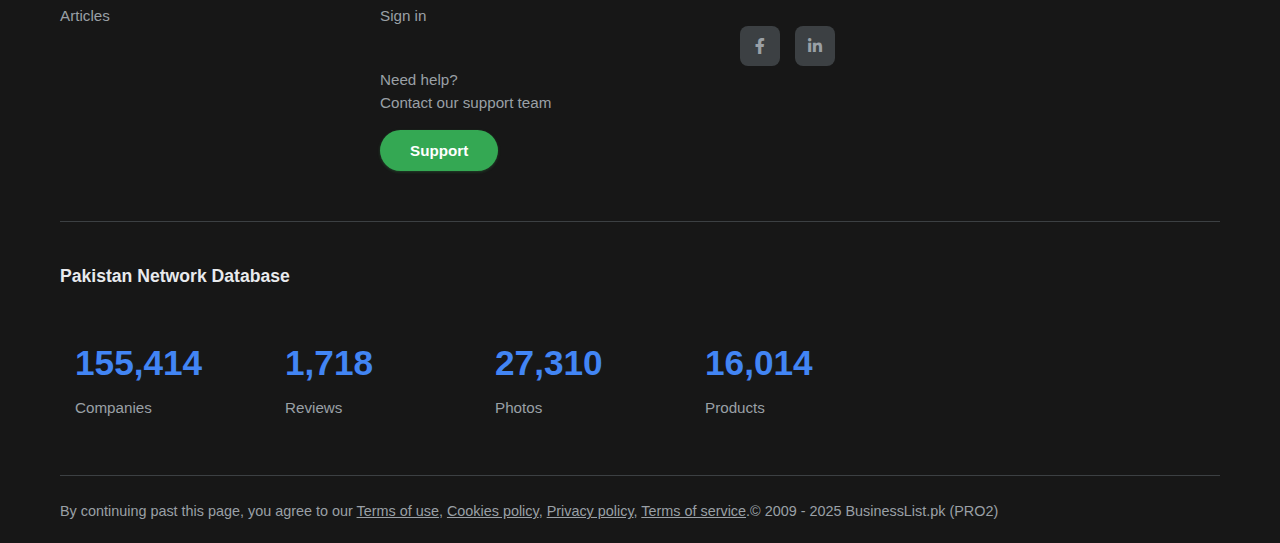
<file: pages/category/browse-categories.html>
<!DOCTYPE html>
<html lang="en">

<head>
    <meta charset="UTF-8">
    <meta name="viewport" content="width=device-width, initial-scale=1.0">
    <title>Find a Business by Category | BusinessList.pk - Pakistan's Verified Online Business Directory</title>
    <link rel="stylesheet" href="browse-categories.css">
    <link href="https://cdnjs.cloudflare.com/ajax/libs/font-awesome/6.0.0/css/all.min.css" rel="stylesheet">
    <script src="browse-categories.js" defer></script>
</head>

<body>
    <!-- Header -->
    <header class="header">
        <div class="container">
            <div class="nav-wrapper">
                <div class="logo">
                    <span class="logo-text" onclick="window.location = '/index.html'">business list</span>
                </div>
                <nav class="nav-menu">
                    <a href="#" class="nav-link">Sign in</a>
                    <button class="get-listed-btn" onclick="window.location = '/pages/create-business-listing.html'">Get Listed</button>
                    <button class="search-icon-btn">
                        <i class="fas fa-search"></i>
                    </button>
                    <button class="menu-toggle">
                        <i class="fas fa-bars"></i>
                    </button>
                </nav>
            </div>
        </div>
    </header>

    <!-- Main Content -->
    <main class="main-content">
        <div class="container">
            <!-- Breadcrumb -->
            <nav class="breadcrumb">
                <a href="/" class="breadcrumb-link">Pakistan</a>
                <span class="breadcrumb-separator">/</span>
                <span class="breadcrumb-current">Browse Categories</span>
            </nav>

            <!-- Page Header -->
            <div class="page-header">
                <h1 class="page-title">Find a Business by Category</h1>
                <p class="page-description">
                    Directorio de Empresas de Pakistan, con 1,131 categorías, integra todas las mejores empresas de
                    Pakistan en una base de datos fácil de usar, con una interfaz intuitiva y opciones de búsqueda
                    avanzadas.
                </p>
            </div>

            <!-- Categories will be dynamically rendered here by JavaScript -->

        </div>
    </main>

    <!-- Footer -->
    <footer class="footer">
        <div class="container">
            <div class="footer-content">
                <div class="footer-column">
                    <h4>Pakistan Updates</h4>
                    <ul>
                        <li><a href="#">Our Global Network</a></li>
                        <li><a href="#">Public Holidays in Pakistan</a></li>
                        <li><a href="#">Articles</a></li>
                    </ul>
                </div>
                <div class="footer-column">
                    <h4>Users</h4>
                    <ul>
                        <li><a href="/pages/create-business-listing.html">Get Listed</a></li>
                        <li><a href="#">Remove Company</a></li>
                        <li><a href="/pages/sign-in.html">Sign in</a></li>
                    </ul>
                    <div class="support-section">
                        <p>Need help?<br>Contact our support team</p>
                        <button class="btn btn-support"
                            onclick="window.location = '../contact-us.html'">Support</button>
                    </div>
                </div>
                <div class="footer-column footer-brand">
                    <div class="footer-logo">
                        <span class="logo-text" onclick="window.location = '/index.html'">business list</span>
                    </div>
                    <p class="footer-description">
                        BusinessList.pk is Pakistan's online business directory, helping people discover local
                        businesses near you. Join our community to promote your business and effectively reach your
                        target audience.
                    </p>
                    <div class="social-links">
                        <a href="#" class="social-link"><i class="fab fa-facebook-f"></i></a>
                        <a href="#" class="social-link"><i class="fab fa-linkedin-in"></i></a>
                    </div>
                </div>
            </div>

            <div class="footer-stats">
                <h4>Pakistan Network Database</h4>
                <div class="stats-grid">
                    <div class="stat-item">
                        <div class="stat-number">155,414</div>
                        <div class="stat-label">Companies</div>
                    </div>
                    <div class="stat-item">
                        <div class="stat-number">1,718</div>
                        <div class="stat-label">Reviews</div>
                    </div>
                    <div class="stat-item">
                        <div class="stat-number">27,310</div>
                        <div class="stat-label">Photos</div>
                    </div>
                    <div class="stat-item">
                        <div class="stat-number">16,014</div>
                        <div class="stat-label">Products</div>
                    </div>
                </div>
            </div>

            <div class="footer-bottom">
                <p>By continuing past this page, you agree to our
                    <a href="#">Terms of use</a>,
                    <a href="#">Cookies policy</a>,
                    <a href="#">Privacy policy</a>,
                    <a href="#">Terms of service</a>.© 2009 - 2025 BusinessList.pk (PRO2)
                </p>
            </div>
        </div>
    </footer>

</body>

</html>
</file>
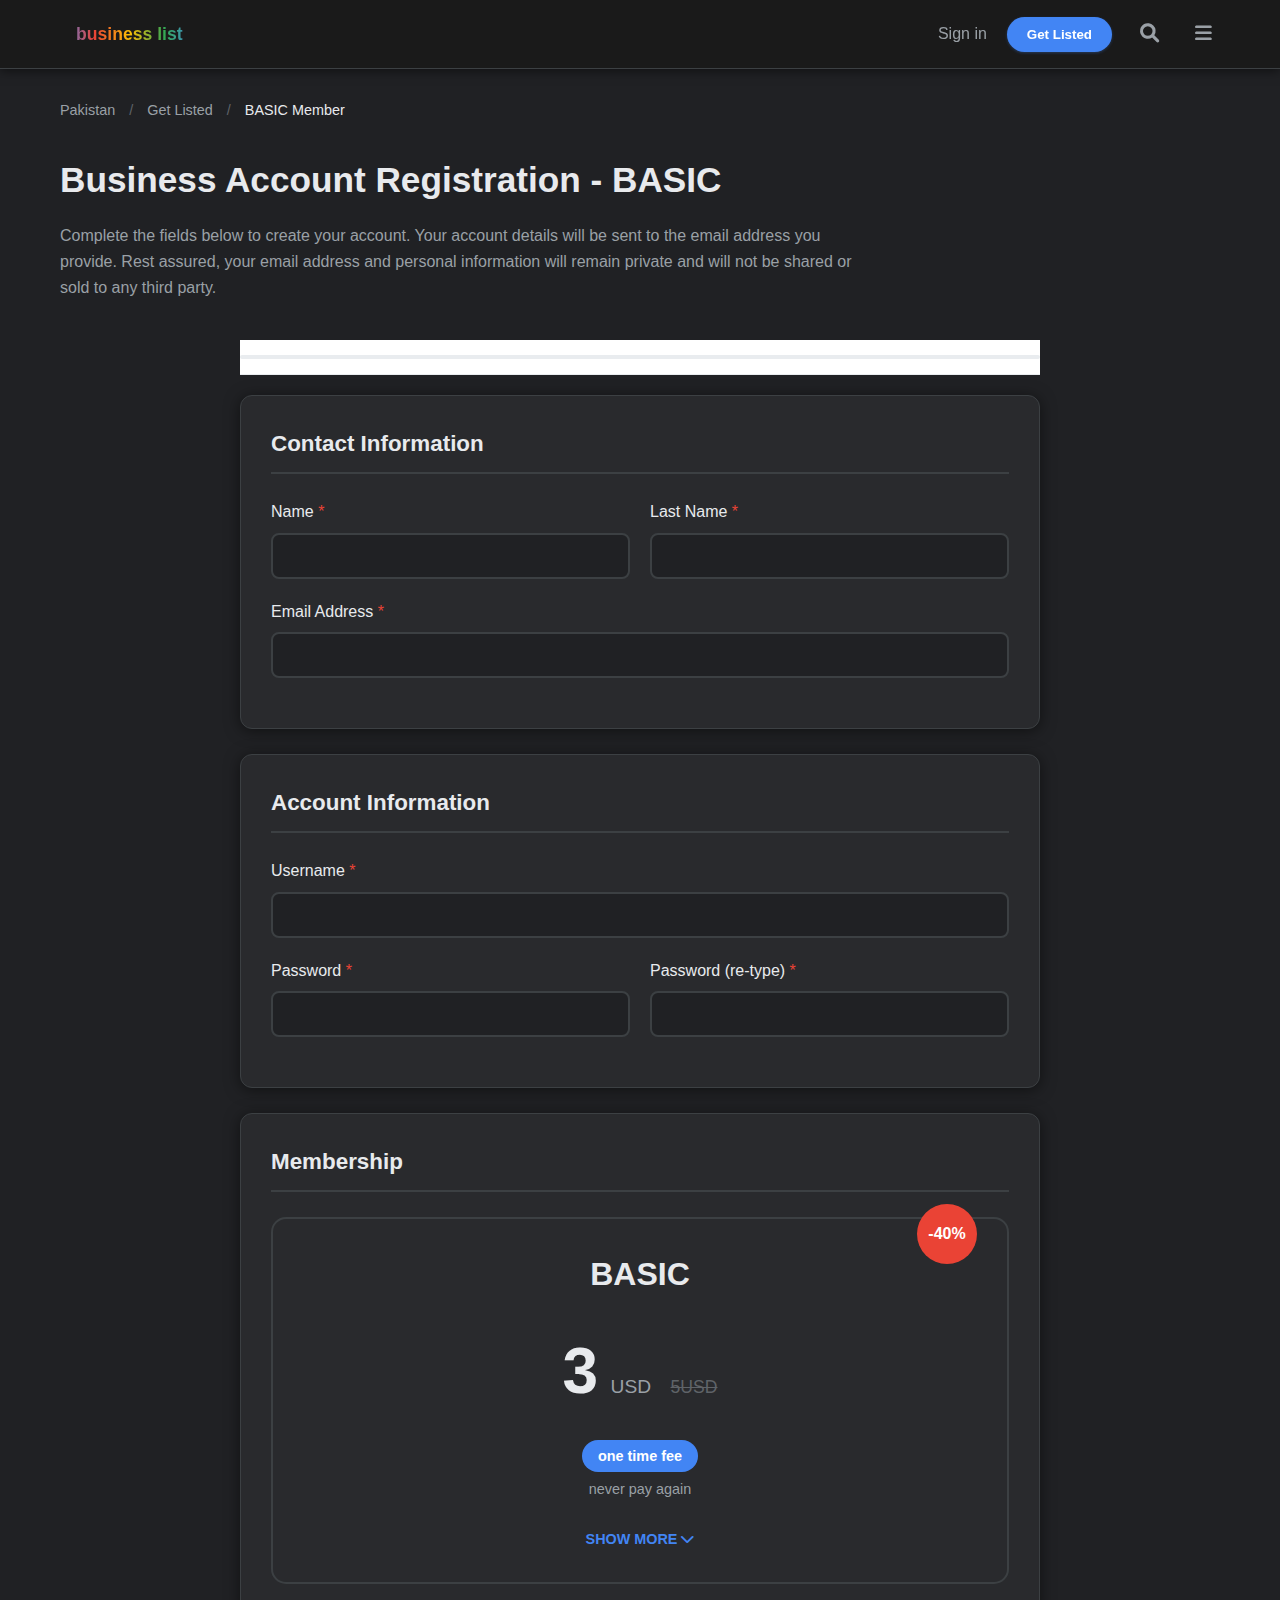
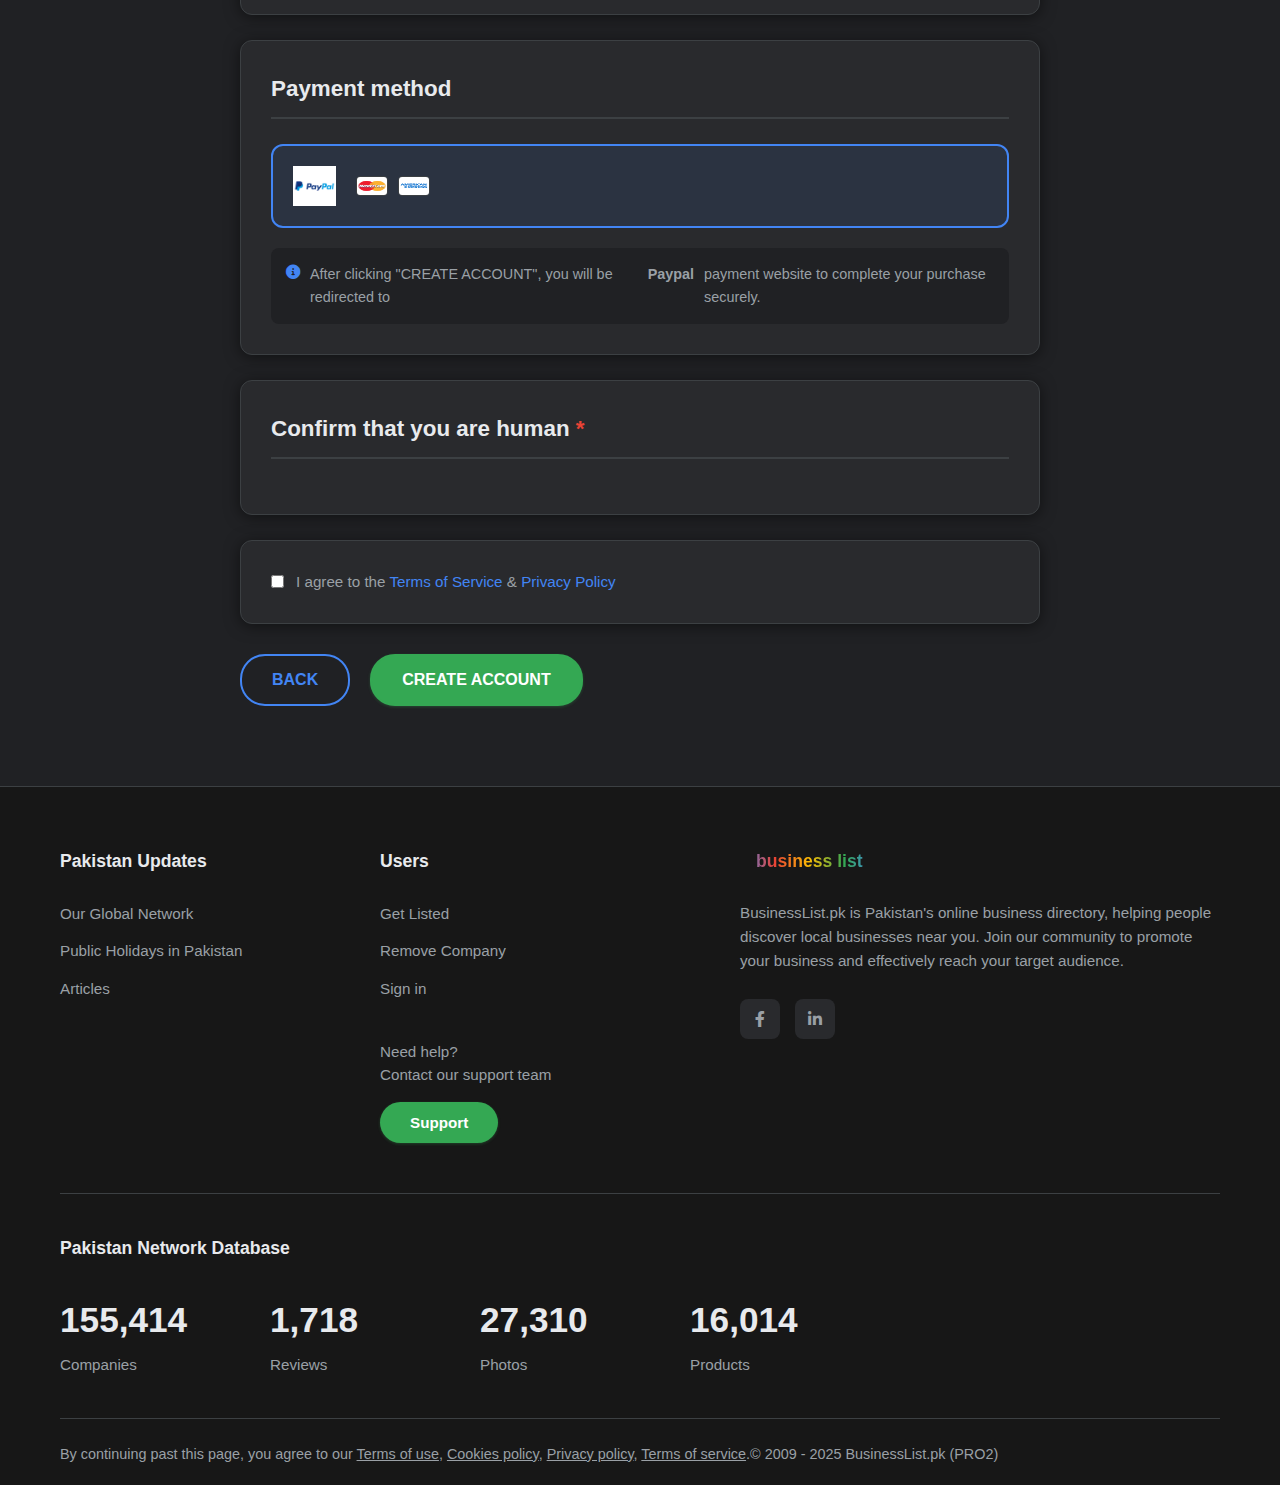
<file: pages/signup-business/basic.html>
<!DOCTYPE html>
<html lang="en">

<head>
    <meta charset="UTF-8">
    <meta name="viewport" content="width=device-width, initial-scale=1.0">
    <title>Business Account Registration - BASIC | BusinessList.pk</title>
    <link rel="stylesheet" href="style.css">
    <link href="https://cdnjs.cloudflare.com/ajax/libs/font-awesome/6.0.0/css/all.min.css" rel="stylesheet">
    <script src="https://www.google.com/recaptcha/api.js" async defer></script>
    <script src="script.js" defer></script>
</head>

<body>
    <!-- Header -->
    <header class="header">
        <div class="container">
            <div class="nav-wrapper">
                <div class="logo">
                    <span class="logo-text" onclick="window.location = '/index.html'">business list</span>
                </div>
                <nav class="nav-menu">
                    <a href="../sign-in.html" class="nav-link">Sign in</a>
                    <button class="get-listed-btn" onclick="window.location = '/pages/create-business-listing.html'">Get Listed</button>
                    <button class="search-icon-btn">
                        <i class="fas fa-search"></i>
                    </button>
                    <button class="menu-toggle">
                        <i class="fas fa-bars"></i>
                    </button>
                </nav>
            </div>
        </div>
    </header>

    <!-- Main Content -->
    <main class="main-content">
        <div class="container">
            <!-- Breadcrumb -->
            <nav class="breadcrumb">
                <a href="/" class="breadcrumb-link">Pakistan</a>
                <span class="breadcrumb-separator">/</span>
                <a href="/pages/create-business-listing.html" class="breadcrumb-link">Get Listed</a>
                <span class="breadcrumb-separator">/</span>
                <span class="breadcrumb-current">BASIC Member</span>
            </nav>

            <!-- Page Header -->
            <div class="page-header">
                <h1 class="page-title">Business Account Registration - BASIC</h1>
                <p class="page-description">
                    Complete the fields below to create your account. Your account details will be sent to the email
                    address you provide. Rest assured, your email address and personal information will remain private
                    and will not be shared or sold to any third party.
                </p>
            </div>

            <!-- Registration Form -->
            <form class="registration-form" id="registrationForm">
                <!-- Contact Information -->
                <section class="form-section">
                    <h2 class="section-title">Contact Information</h2>
                    <div class="form-row">
                        <div class="form-group">
                            <label for="firstName" class="form-label">Name <span class="required">*</span></label>
                            <input type="text" id="firstName" name="firstName" class="form-input" required>
                        </div>
                        <div class="form-group">
                            <label for="lastName" class="form-label">Last Name <span class="required">*</span></label>
                            <input type="text" id="lastName" name="lastName" class="form-input" required>
                        </div>
                    </div>
                    <div class="form-group">
                        <label for="email" class="form-label">Email Address <span class="required">*</span></label>
                        <input type="email" id="email" name="email" class="form-input" required>
                    </div>
                </section>

                <!-- Account Information -->
                <section class="form-section">
                    <h2 class="section-title">Account Information</h2>
                    <div class="form-group">
                        <label for="username" class="form-label">Username <span class="required">*</span></label>
                        <input type="text" id="username" name="username" class="form-input" required>
                    </div>
                    <div class="form-row">
                        <div class="form-group">
                            <label for="password" class="form-label">Password <span class="required">*</span></label>
                            <input type="password" id="password" name="password" class="form-input" required>
                        </div>
                        <div class="form-group">
                            <label for="confirmPassword" class="form-label">Password (re-type) <span
                                    class="required">*</span></label>
                            <input type="password" id="confirmPassword" name="confirmPassword" class="form-input"
                                required>
                        </div>
                    </div>
                </section>

                <!-- Membership -->
                <section class="form-section">
                    <h2 class="section-title">Membership</h2>
                    <div class="membership-card">
                        <div class="discount-badge">-40%</div>
                        <div class="membership-content">
                            <h3 class="membership-title">BASIC</h3>
                            <div class="membership-price">
                                <span class="price-main">3</span>
                                <span class="price-currency">USD</span>
                                <span class="price-original">5USD</span>
                            </div>
                            <div class="membership-badges">
                                <span class="membership-badge">one time fee</span>
                                <div class="membership-note">never pay again</div>
                            </div>
                            <button type="button" class="show-more-btn" id="showMoreBtn">
                                SHOW MORE <i class="fas fa-chevron-down"></i>
                            </button>
                            <div class="membership-details" id="membershipDetails">
                                <ul class="features-list">
                                    <li><i class="fas fa-check"></i> Standard listing</li>
                                    <li><i class="fas fa-check"></i> Standard listing placement on:</li>
                                    <li class="sub-feature"><i class="fas fa-circle"></i> Search results</li>
                                    <li class="sub-feature"><i class="fas fa-circle"></i> Selected categories</li>
                                    <li class="sub-feature"><i class="fas fa-circle"></i> Listed keywords</li>
                                </ul>
                                <div class="membership-stats">
                                    <span class="stat">3 Categories</span>
                                    <span class="stat">5 Keywords</span>
                                </div>
                            </div>
                        </div>
                    </div>
                </section>

                <!-- Payment Method -->
                <section class="form-section">
                    <h2 class="section-title">Payment method</h2>
                    <div class="payment-options">
                        <div class="payment-option selected">
                            <input type="radio" id="paypal" name="paymentMethod" value="paypal" checked>
                            <label for="paypal" class="payment-label">
                                <div class="payment-content">
                                    <img src="/img/paypal.png?height=20&width=32"
                                        alt="PayPal" class="paypal-logo">
                                    <div class="credit-cards">
                                        <img src="/img/master-card.png" alt="MasterCard"
                                            class="card-logo">
                                        <img src="/img/American-express.png" alt="American Express"
                                            class="card-logo">
                                    </div>
                                </div>
                            </label>
                        </div>
                    </div>
                    <div class="payment-note">
                        <i class="fas fa-info-circle"></i>
                        After clicking "CREATE ACCOUNT", you will be redirected to <strong>Paypal</strong> payment
                        website to complete your purchase securely.
                    </div>
                </section>

                <!-- Human Verification -->
                <section class="form-section">
                    <h2 class="section-title">Confirm that you are human <span class="required">*</span></h2>
                    <div class="recaptcha-container">
                        <div class="g-recaptcha" data-sitekey="your-site-key"></div>
                    </div>
                </section>

                <!-- Terms Agreement -->
                <section class="form-section">
                    <div class="terms-agreement">
                        <input type="checkbox" id="agreeTerms" name="agreeTerms" required>
                        <label for="agreeTerms" class="terms-label">
                            I agree to the <a href="#" class="terms-link">Terms of Service</a> & <a href="#"
                                class="terms-link">Privacy Policy</a>
                        </label>
                    </div>
                </section>

                <!-- Form Actions -->
                <div class="form-actions">
                    <button type="button" class="btn btn-secondary" id="backBtn">BACK</button>
                    <button type="submit" class="btn btn-primary" id="createAccountBtn">CREATE ACCOUNT</button>
                </div>
            </form>
        </div>
    </main>

    <!-- Footer -->
    <footer class="footer">
        <div class="container">
            <div class="footer-content">
                <div class="footer-column">
                    <h4>Pakistan Updates</h4>
                    <ul>
                        <li><a href="#">Our Global Network</a></li>
                        <li><a href="#">Public Holidays in Pakistan</a></li>
                        <li><a href="#">Articles</a></li>
                    </ul>
                </div>
                <div class="footer-column">
                    <h4>Users</h4>
                    <ul>
                        <li><a href="../create-business-listing.html">Get Listed</a></li>
                        <li><a href="">Remove Company</a></li>
                        <li><a href="../sign-in.html">Sign in</a></li>
                    </ul>
                    <div class="support-section">
                        <p>Need help?<br>Contact our support team</p>
                        <button class="btn btn-support" onclick="window.location = '../contact-us.html'">Support</button>
                    </div>
                </div>
                <div class="footer-column footer-brand">
                    <div class="footer-logo">
                        <span class="logo-text">business list</span>
                    </div>
                    <p class="footer-description">
                        BusinessList.pk is Pakistan's online business directory, helping people discover local
                        businesses near you. Join our community to promote your business and effectively reach your
                        target audience.
                    </p>
                    <div class="social-links">
                        <a href="#" class="social-link"><i class="fab fa-facebook-f"></i></a>
                        <a href="#" class="social-link"><i class="fab fa-linkedin-in"></i></a>
                    </div>
                </div>
            </div>

            <div class="footer-stats">
                <h4>Pakistan Network Database</h4>
                <div class="stats-grid">
                    <div class="stat-item">
                        <div class="stat-number">155,414</div>
                        <div class="stat-label">Companies</div>
                    </div>
                    <div class="stat-item">
                        <div class="stat-number">1,718</div>
                        <div class="stat-label">Reviews</div>
                    </div>
                    <div class="stat-item">
                        <div class="stat-number">27,310</div>
                        <div class="stat-label">Photos</div>
                    </div>
                    <div class="stat-item">
                        <div class="stat-number">16,014</div>
                        <div class="stat-label">Products</div>
                    </div>
                </div>
            </div>

            <div class="footer-bottom">
                <p>By continuing past this page, you agree to our
                    <a href="#">Terms of use</a>,
                    <a href="#">Cookies policy</a>,
                    <a href="#">Privacy policy</a>,
                    <a href="#">Terms of service</a>.© 2009 - 2025 BusinessList.pk (PRO2)
                </p>
            </div>
        </div>
    </footer>

</body>

</html>
</file>
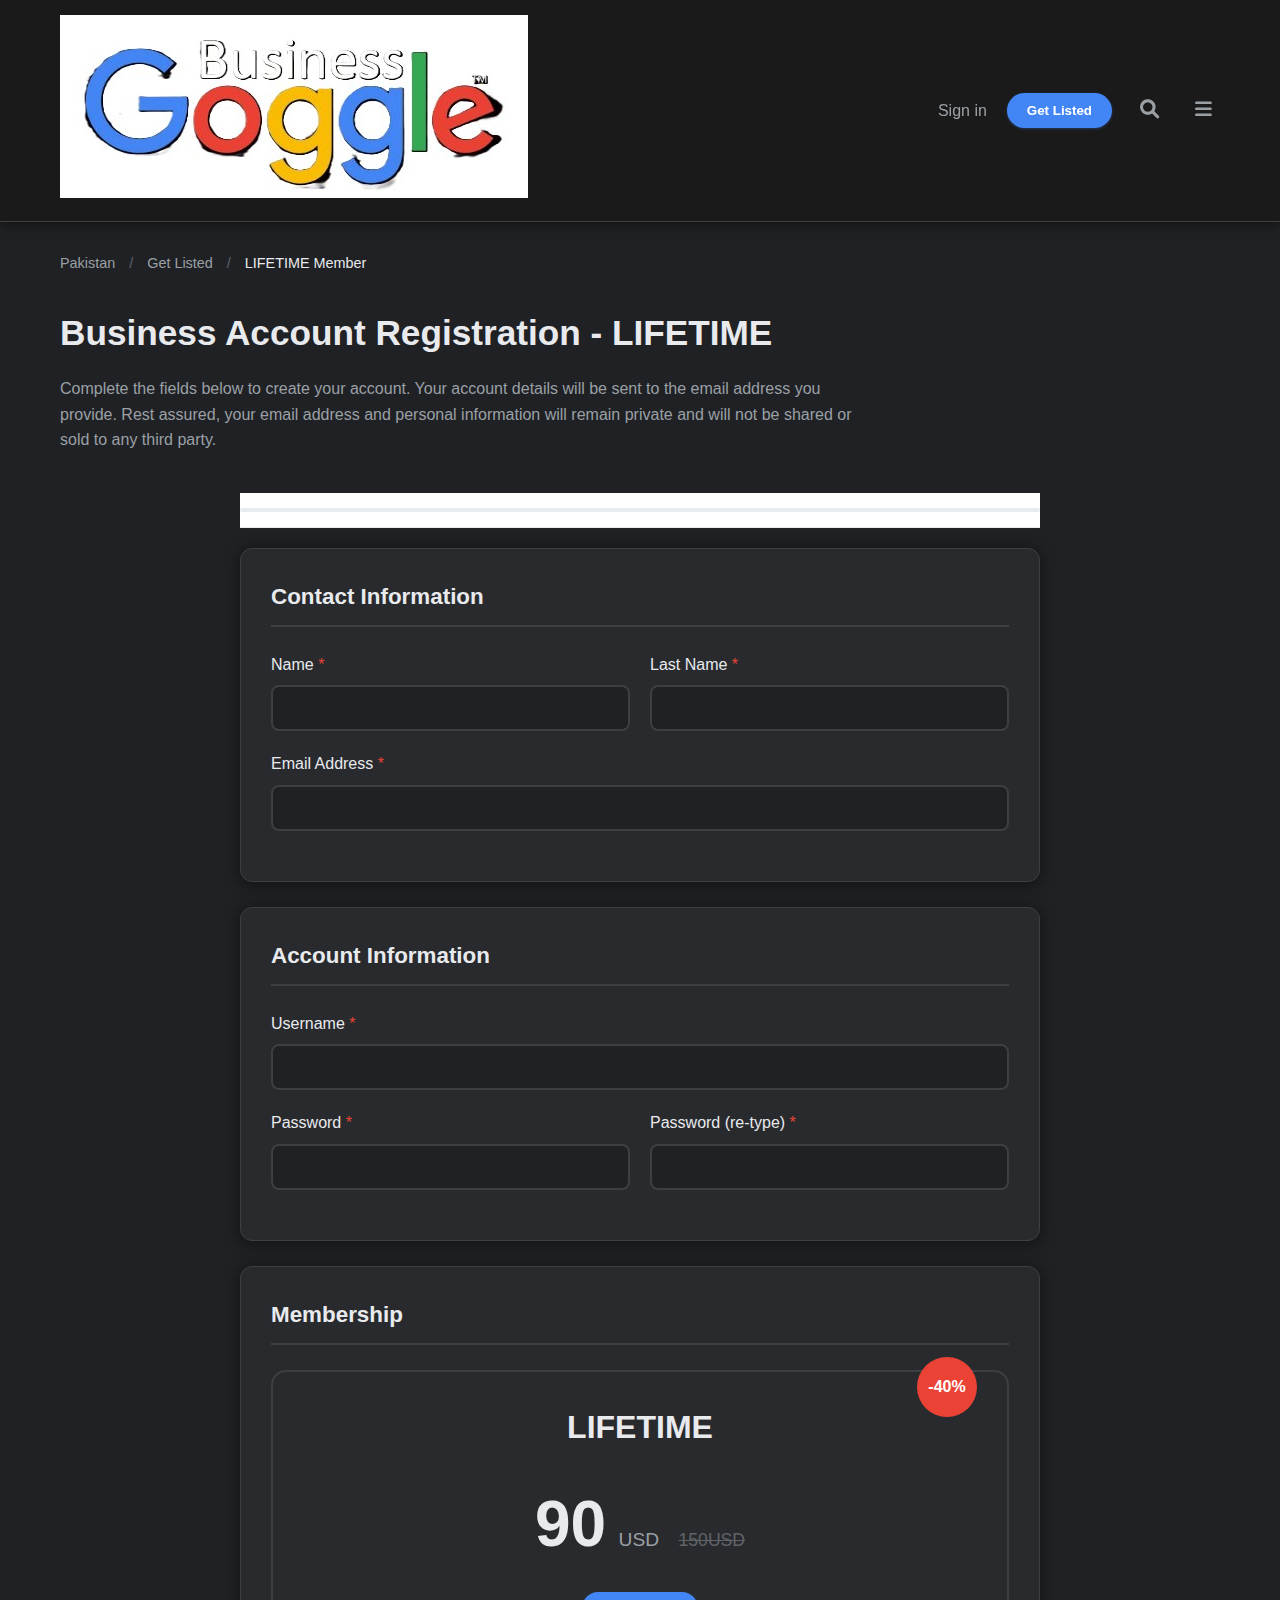
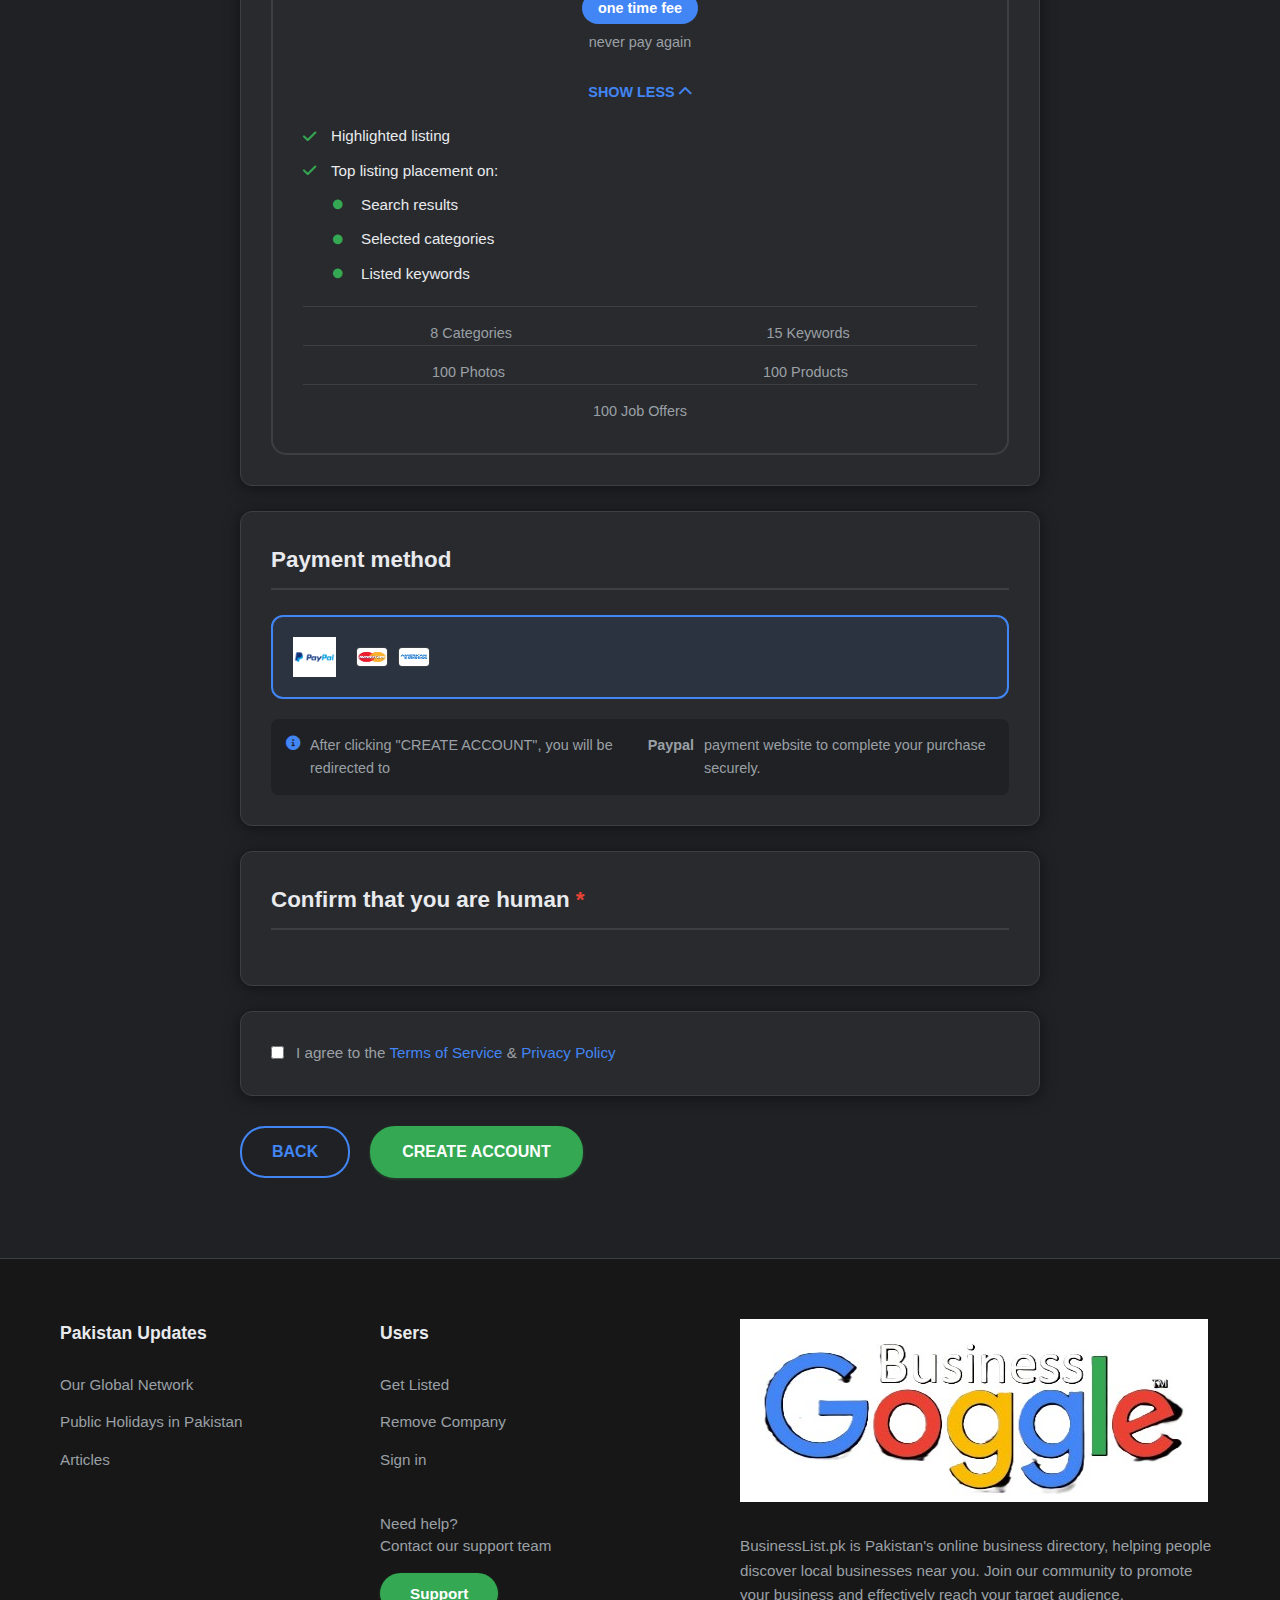
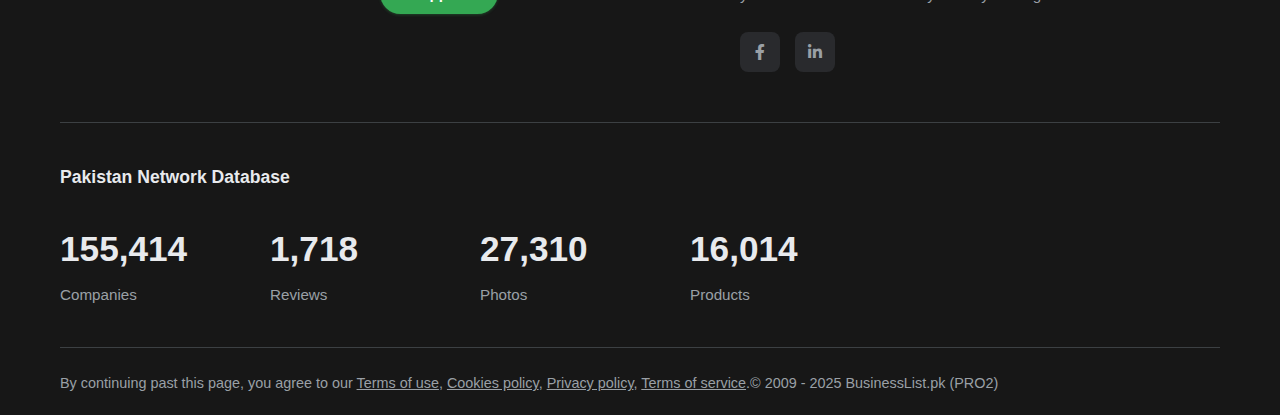
<file: pages/signup-business/lifetime.html>
<!DOCTYPE html>
<html lang="en">

<head>
    <meta charset="UTF-8">
    <meta name="viewport" content="width=device-width, initial-scale=1.0">
    <title>Business Account Registration - LIFETIME | BusinessList.pk</title>
    <link rel="stylesheet" href="style.css">
    <link href="https://cdnjs.cloudflare.com/ajax/libs/font-awesome/6.0.0/css/all.min.css" rel="stylesheet">
    <script src="https://www.google.com/recaptcha/api.js" async defer></script>
    <script src="script.js" defer></script>
</head>

<body>
    <!-- Header -->
    <header class="header">
        <div class="container">
            <div class="nav-wrapper">
                <div class="logo">
                    <a href="../../index.html" class="logo-link" aria-label="BusinessList Home">
                        <img src="../../img/logo.png" alt="BusinessList" class="logo-img">
                    </a>
                </div>
                <nav class="nav-menu">
                    <a href="../sign-in.html" class="nav-link">Sign in</a>
                    <button class="get-listed-btn" onclick="window.location = '/pages/create-business-listing.html'">Get Listed</button>
                    <button class="search-icon-btn">
                        <i class="fas fa-search"></i>
                    </button>
                    <button class="menu-toggle">
                        <i class="fas fa-bars"></i>
                    </button>
                </nav>
            </div>
        </div>
    </header>

    <!-- Main Content -->
    <main class="main-content">
        <div class="container">
            <!-- Breadcrumb -->
            <nav class="breadcrumb">
                <a href="/" class="breadcrumb-link">Pakistan</a>
                <span class="breadcrumb-separator">/</span>
                <a href="ages/create-business-listing.html" class="breadcrumb-link">Get Listed</a>
                <span class="breadcrumb-separator">/</span>
                <span class="breadcrumb-current">LIFETIME Member</span>
            </nav>

            <!-- Page Header -->
            <div class="page-header">
                <h1 class="page-title">Business Account Registration - LIFETIME</h1>
                <p class="page-description">
                    Complete the fields below to create your account. Your account details will be sent to the email
                    address you provide. Rest assured, your email address and personal information will remain private
                    and will not be shared or sold to any third party.
                </p>
            </div>

            <!-- Registration Form -->
            <form class="registration-form" id="registrationForm">
                <!-- Contact Information -->
                <section class="form-section">
                    <h2 class="section-title">Contact Information</h2>
                    <div class="form-row">
                        <div class="form-group">
                            <label for="firstName" class="form-label">Name <span class="required">*</span></label>
                            <input type="text" id="firstName" name="firstName" class="form-input" required>
                        </div>
                        <div class="form-group">
                            <label for="lastName" class="form-label">Last Name <span class="required">*</span></label>
                            <input type="text" id="lastName" name="lastName" class="form-input" required>
                        </div>
                    </div>
                    <div class="form-group">
                        <label for="email" class="form-label">Email Address <span class="required">*</span></label>
                        <input type="email" id="email" name="email" class="form-input" required>
                    </div>
                </section>

                <!-- Account Information -->
                <section class="form-section">
                    <h2 class="section-title">Account Information</h2>
                    <div class="form-group">
                        <label for="username" class="form-label">Username <span class="required">*</span></label>
                        <input type="text" id="username" name="username" class="form-input" required>
                    </div>
                    <div class="form-row">
                        <div class="form-group">
                            <label for="password" class="form-label">Password <span class="required">*</span></label>
                            <input type="password" id="password" name="password" class="form-input" required>
                        </div>
                        <div class="form-group">
                            <label for="confirmPassword" class="form-label">Password (re-type) <span
                                    class="required">*</span></label>
                            <input type="password" id="confirmPassword" name="confirmPassword" class="form-input"
                                required>
                        </div>
                    </div>
                </section>

                <!-- Membership -->
                <section class="form-section">
                    <h2 class="section-title">Membership</h2>
                    <div class="membership-card">
                        <div class="discount-badge">-40%</div>
                        <div class="membership-content">
                            <h3 class="membership-title">LIFETIME</h3>
                            <div class="membership-price">
                                <span class="price-main">90</span>
                                <span class="price-currency">USD</span>
                                <span class="price-original">150USD</span>
                            </div>
                            <div class="membership-badges">
                                <span class="membership-badge">one time fee</span>
                                <div class="membership-note">never pay again</div>
                            </div>
                            <button type="button" class="show-more-btn" id="showMoreBtn">
                                SHOW LESS <i class="fas fa-chevron-up"></i>
                            </button>
                            <div class="membership-details show" id="membershipDetails">
                                <ul class="features-list">
                                    <li><i class="fas fa-check"></i> Highlighted listing</li>
                                    <li><i class="fas fa-check"></i> Top listing placement on:</li>
                                    <li class="sub-feature"><i class="fas fa-circle"></i> Search results</li>
                                    <li class="sub-feature"><i class="fas fa-circle"></i> Selected categories</li>
                                    <li class="sub-feature"><i class="fas fa-circle"></i> Listed keywords</li>
                                </ul>
                                <div class="membership-stats">
                                    <span class="stat">8 Categories</span>
                                    <span class="stat">15 Keywords</span>
                                </div>
                                <div class="membership-stats">
                                    <span class="stat">100 Photos</span>
                                    <span class="stat">100 Products</span>
                                </div>
                                <div class="membership-stats">
                                    <span class="stat">100 Job Offers</span>
                                </div>
                            </div>
                        </div>
                    </div>
                </section>

                <!-- Payment Method -->
                <section class="form-section">
                    <h2 class="section-title">Payment method</h2>
                    <div class="payment-options">
                        <div class="payment-option selected">
                            <input type="radio" id="paypal" name="paymentMethod" value="paypal" checked>
                            <label for="paypal" class="payment-label">
                                <div class="payment-content">
                                    <img src="/img/paypal.png?height=20&width=32" alt="PayPal" class="paypal-logo">
                                    <div class="credit-cards">
                                        <img src="/img/master-card.png" alt="MasterCard" class="card-logo">
                                        <img src="/img/American-express.png" alt="American Express" class="card-logo">
                                    </div>
                                </div>
                            </label>
                        </div>
                    </div>
                    <div class="payment-note">
                        <i class="fas fa-info-circle"></i>
                        After clicking "CREATE ACCOUNT", you will be redirected to <strong>Paypal</strong> payment
                        website to complete your purchase securely.
                    </div>
                </section>

                <!-- Human Verification -->
                <section class="form-section">
                    <h2 class="section-title">Confirm that you are human <span class="required">*</span></h2>
                    <div class="recaptcha-container">
                        <div class="g-recaptcha" data-sitekey="your-site-key"></div>
                    </div>
                </section>

                <!-- Terms Agreement -->
                <section class="form-section">
                    <div class="terms-agreement">
                        <input type="checkbox" id="agreeTerms" name="agreeTerms" required>
                        <label for="agreeTerms" class="terms-label">
                            I agree to the <a href="#" class="terms-link">Terms of Service</a> & <a href="#"
                                class="terms-link">Privacy Policy</a>
                        </label>
                    </div>
                </section>

                <!-- Form Actions -->
                <div class="form-actions">
                    <button type="button" class="btn btn-secondary" id="backBtn">BACK</button>
                    <button type="submit" class="btn btn-primary" id="createAccountBtn">CREATE ACCOUNT</button>
                </div>
            </form>
        </div>
    </main>

    <!-- Footer -->
    <footer class="footer">
        <div class="container">
            <div class="footer-content">
                <div class="footer-column">
                    <h4>Pakistan Updates</h4>
                    <ul>
                        <li><a href="#">Our Global Network</a></li>
                        <li><a href="#">Public Holidays in Pakistan</a></li>
                        <li><a href="#">Articles</a></li>
                    </ul>
                </div>
                <div class="footer-column">
                    <h4>Users</h4>
                    <ul>
                        <li><a href="../create-business-listing.html">Get Listed</a></li>
                        <li><a href="#">Remove Company</a></li>
                        <li><a href="../sign-in.html">Sign in</a></li>
                    </ul>
                    <div class="support-section">
                        <p>Need help?<br>Contact our support team</p>
                        <button class="btn btn-support"
                            onclick="window.location = '../contact-us.html'">Support</button>
                    </div>
                </div>
                <div class="footer-column footer-brand">
                    <div class="footer-logo">
                        <a href="../../index.html" class="logo-link" aria-label="BusinessList Home">
                            <img src="../../img/logo.png" alt="BusinessList" class="logo-img">
                        </a>
                    </div>
                    <p class="footer-description">
                        BusinessList.pk is Pakistan's online business directory, helping people discover local
                        businesses near you. Join our community to promote your business and effectively reach your
                        target audience.
                    </p>
                    <div class="social-links">
                        <a href="#" class="social-link"><i class="fab fa-facebook-f"></i></a>
                        <a href="#" class="social-link"><i class="fab fa-linkedin-in"></i></a>
                    </div>
                </div>
            </div>

            <div class="footer-stats">
                <h4>Pakistan Network Database</h4>
                <div class="stats-grid">
                    <div class="stat-item">
                        <div class="stat-number">155,414</div>
                        <div class="stat-label">Companies</div>
                    </div>
                    <div class="stat-item">
                        <div class="stat-number">1,718</div>
                        <div class="stat-label">Reviews</div>
                    </div>
                    <div class="stat-item">
                        <div class="stat-number">27,310</div>
                        <div class="stat-label">Photos</div>
                    </div>
                    <div class="stat-item">
                        <div class="stat-number">16,014</div>
                        <div class="stat-label">Products</div>
                    </div>
                </div>
            </div>

            <div class="footer-bottom">
                <p>By continuing past this page, you agree to our
                    <a href="#">Terms of use</a>,
                    <a href="#">Cookies policy</a>,
                    <a href="#">Privacy policy</a>,
                    <a href="#">Terms of service</a>.© 2009 - 2025 BusinessList.pk (PRO2)
                </p>
            </div>
        </div>
    </footer>
</body>

</html>
</file>
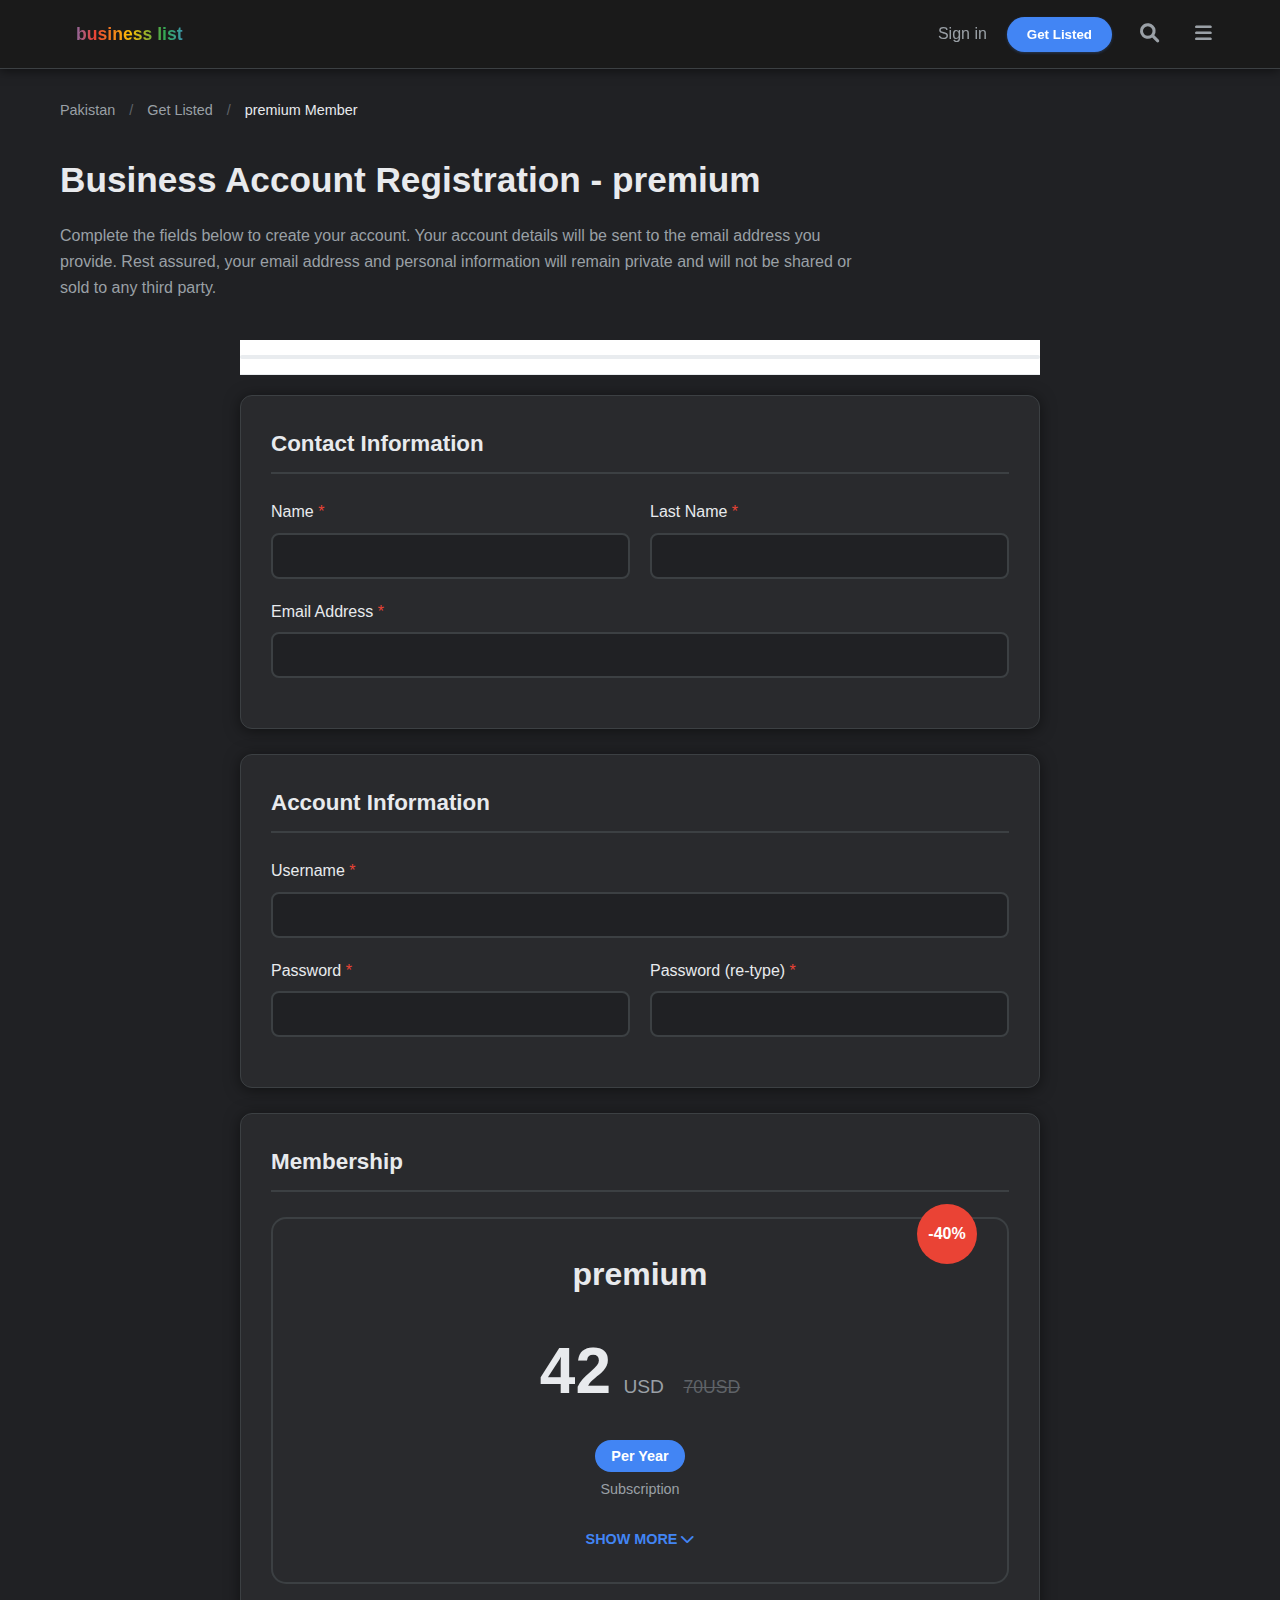
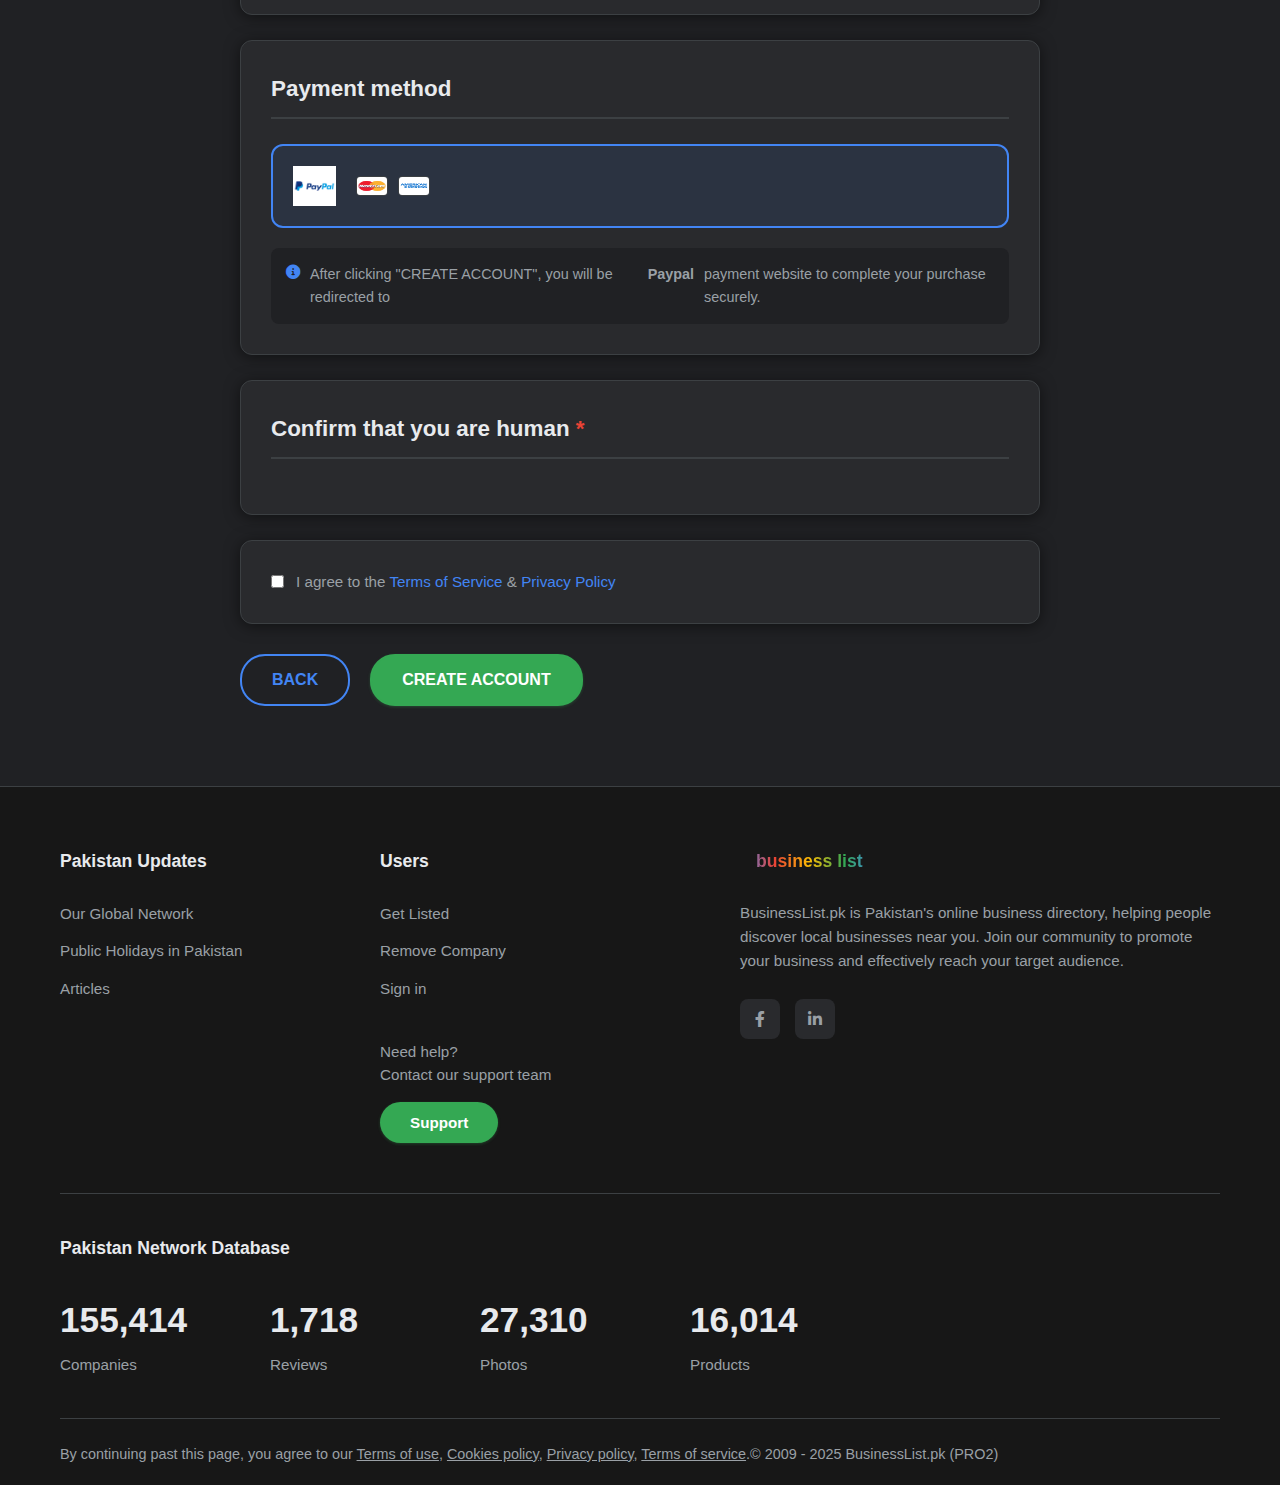
<file: pages/signup-business/premium.html>
<!DOCTYPE html>
<html lang="en">

<head>
    <meta charset="UTF-8">
    <meta name="viewport" content="width=device-width, initial-scale=1.0">
    <title>Business Account Registration - premium | BusinessList.pk</title>
    <link rel="stylesheet" href="style.css">
    <link href="https://cdnjs.cloudflare.com/ajax/libs/font-awesome/6.0.0/css/all.min.css" rel="stylesheet">
    <script src="https://www.google.com/recaptcha/api.js" async defer></script>
    <script src="script.js" defer></script>
</head>

<body>
    <!-- Header -->
    <header class="header">
        <div class="container">
            <div class="nav-wrapper">
                <div class="logo">
                    <span class="logo-text" onclick="window.location = '/index.html'">business list</span>
                </div>
                <nav class="nav-menu">
                    <a href="#" class="nav-link">Sign in</a>
                    <button class="get-listed-btn">Get Listed</button>
                    <button class="search-icon-btn">
                        <i class="fas fa-search"></i>
                    </button>
                    <button class="menu-toggle">
                        <i class="fas fa-bars"></i>
                    </button>
                </nav>
            </div>
        </div>
    </header>

    <!-- Main Content -->
    <main class="main-content">
        <div class="container">
            <!-- Breadcrumb -->
            <nav class="breadcrumb">
                <a href="/" class="breadcrumb-link">Pakistan</a>
                <span class="breadcrumb-separator">/</span>
                <a href="/pages/create-business-listing.html" class="breadcrumb-link">Get Listed</a>
                <span class="breadcrumb-separator">/</span>
                <span class="breadcrumb-current">premium Member</span>
            </nav>

            <!-- Page Header -->
            <div class="page-header">
                <h1 class="page-title">Business Account Registration - premium</h1>
                <p class="page-description">
                    Complete the fields below to create your account. Your account details will be sent to the email
                    address you provide. Rest assured, your email address and personal information will remain private
                    and will not be shared or sold to any third party.
                </p>
            </div>

            <!-- Registration Form -->
            <form class="registration-form" id="registrationForm">
                <!-- Contact Information -->
                <section class="form-section">
                    <h2 class="section-title">Contact Information</h2>
                    <div class="form-row">
                        <div class="form-group">
                            <label for="firstName" class="form-label">Name <span class="required">*</span></label>
                            <input type="text" id="firstName" name="firstName" class="form-input" required>
                        </div>
                        <div class="form-group">
                            <label for="lastName" class="form-label">Last Name <span class="required">*</span></label>
                            <input type="text" id="lastName" name="lastName" class="form-input" required>
                        </div>
                    </div>
                    <div class="form-group">
                        <label for="email" class="form-label">Email Address <span class="required">*</span></label>
                        <input type="email" id="email" name="email" class="form-input" required>
                    </div>
                </section>

                <!-- Account Information -->
                <section class="form-section">
                    <h2 class="section-title">Account Information</h2>
                    <div class="form-group">
                        <label for="username" class="form-label">Username <span class="required">*</span></label>
                        <input type="text" id="username" name="username" class="form-input" required>
                    </div>
                    <div class="form-row">
                        <div class="form-group">
                            <label for="password" class="form-label">Password <span class="required">*</span></label>
                            <input type="password" id="password" name="password" class="form-input" required>
                        </div>
                        <div class="form-group">
                            <label for="confirmPassword" class="form-label">Password (re-type) <span
                                    class="required">*</span></label>
                            <input type="password" id="confirmPassword" name="confirmPassword" class="form-input"
                                required>
                        </div>
                    </div>
                </section>

                <!-- Membership -->
                <section class="form-section">
                    <h2 class="section-title">Membership</h2>
                    <div class="membership-card">
                        <div class="discount-badge">-40%</div>
                        <div class="membership-content">
                            <h3 class="membership-title">premium</h3>
                            <div class="membership-price">
                                <span class="price-main">42</span>
                                <span class="price-currency">USD</span>
                                <span class="price-original">70USD</span>
                            </div>
                            <div class="membership-badges">
                                <span class="membership-badge">Per Year</span>
                                <div class="membership-note">Subscription</div>
                            </div>
                            <button type="button" class="show-more-btn" id="showMoreBtn">
                                SHOW MORE <i class="fas fa-chevron-down"></i>
                            </button>
                            <div class="membership-details" id="membershipDetails">
                                <ul class="features-list">
                                    <li><i class="fas fa-check"></i> Highlighted listing</li>
                                    <li><i class="fas fa-check"></i> Top listing placement on:</li>
                                    <li class="sub-feature"><i class="fas fa-circle"></i> Search results</li>
                                    <li class="sub-feature"><i class="fas fa-circle"></i> Selected categories</li>
                                    <li class="sub-feature"><i class="fas fa-circle"></i> Listed keywords</li>
                                </ul>
                                <div class="membership-stats">
                                    <span class="stat">6 Categories</span>
                                    <span class="stat">10 Keywords</span>
                                </div>
                                <div class="membership-stats">
                                    <span class="stat">15 Photos</span>
                                    <span class="stat">20 Products</span>
                                </div>
                                <div class="membership-stats">
                                    <span class="stat">30 Job Offers</span>
                                </div>
                            </div>
                        </div>
                    </div>
                </section>

                <!-- Payment Method -->
                <section class="form-section">
                    <h2 class="section-title">Payment method</h2>
                    <div class="payment-options">
                        <div class="payment-option selected">
                            <input type="radio" id="paypal" name="paymentMethod" value="paypal" checked>
                            <label for="paypal" class="payment-label">
                                <div class="payment-content">
                                    <img src="/img/paypal.png?height=20&width=32" alt="PayPal" class="paypal-logo">
                                    <div class="credit-cards">
                                        <img src="/img/master-card.png" alt="MasterCard" class="card-logo">
                                        <img src="/img/American-express.png" alt="American Express" class="card-logo">
                                    </div>
                                </div>
                            </label>
                        </div>
                    </div>
                    <div class="payment-note">
                        <i class="fas fa-info-circle"></i>
                        After clicking "CREATE ACCOUNT", you will be redirected to <strong>Paypal</strong> payment
                        website to complete your purchase securely.
                    </div>
                </section>

                <!-- Human Verification -->
                <section class="form-section">
                    <h2 class="section-title">Confirm that you are human <span class="required">*</span></h2>
                    <div class="recaptcha-container">
                        <div class="g-recaptcha" data-sitekey="your-site-key"></div>
                    </div>
                </section>

                <!-- Terms Agreement -->
                <section class="form-section">
                    <div class="terms-agreement">
                        <input type="checkbox" id="agreeTerms" name="agreeTerms" required>
                        <label for="agreeTerms" class="terms-label">
                            I agree to the <a href="#" class="terms-link">Terms of Service</a> & <a href="#"
                                class="terms-link">Privacy Policy</a>
                        </label>
                    </div>
                </section>

                <!-- Form Actions -->
                <div class="form-actions">
                    <button type="button" class="btn btn-secondary" id="backBtn">BACK</button>
                    <button type="submit" class="btn btn-primary" id="createAccountBtn">CREATE ACCOUNT</button>
                </div>
            </form>
        </div>
    </main>

    <!-- Footer -->
    <footer class="footer">
        <div class="container">
            <div class="footer-content">
                <div class="footer-column">
                    <h4>Pakistan Updates</h4>
                    <ul>
                        <li><a href="#">Our Global Network</a></li>
                        <li><a href="#">Public Holidays in Pakistan</a></li>
                        <li><a href="#">Articles</a></li>
                    </ul>
                </div>
                <div class="footer-column">
                    <h4>Users</h4>
                    <ul>
                        <li><a href="#">Get Listed</a></li>
                        <li><a href="#">Remove Company</a></li>
                        <li><a href="#">Sign in</a></li>
                    </ul>
                    <div class="support-section">
                        <p>Need help?<br>Contact our support team</p>
                        <button class="btn btn-support" onclick="window.location = '../contact-us.html'">Support</button>
                    </div>
                </div>
                <div class="footer-column footer-brand">
                    <div class="footer-logo">
                        <span class="logo-text">business list</span>
                    </div>
                    <p class="footer-description">
                        BusinessList.pk is Pakistan's online business directory, helping people discover local
                        businesses near you. Join our community to promote your business and effectively reach your
                        target audience.
                    </p>
                    <div class="social-links">
                        <a href="#" class="social-link"><i class="fab fa-facebook-f"></i></a>
                        <a href="#" class="social-link"><i class="fab fa-linkedin-in"></i></a>
                    </div>
                </div>
            </div>

            <div class="footer-stats">
                <h4>Pakistan Network Database</h4>
                <div class="stats-grid">
                    <div class="stat-item">
                        <div class="stat-number">155,414</div>
                        <div class="stat-label">Companies</div>
                    </div>
                    <div class="stat-item">
                        <div class="stat-number">1,718</div>
                        <div class="stat-label">Reviews</div>
                    </div>
                    <div class="stat-item">
                        <div class="stat-number">27,310</div>
                        <div class="stat-label">Photos</div>
                    </div>
                    <div class="stat-item">
                        <div class="stat-number">16,014</div>
                        <div class="stat-label">Products</div>
                    </div>
                </div>
            </div>

            <div class="footer-bottom">
                <p>By continuing past this page, you agree to our
                    <a href="#">Terms of use</a>,
                    <a href="#">Cookies policy</a>,
                    <a href="#">Privacy policy</a>,
                    <a href="#">Terms of service</a>.© 2009 - 2025 BusinessList.pk (PRO2)
                </p>
            </div>
        </div>
    </footer>

</body>

</html>
</file>
<file: styles.css>
* {
  margin: 0;
  padding: 0;
  box-sizing: border-box;
}

body {
  font-family: 'Product Sans', -apple-system, BlinkMacSystemFont, "Segoe UI", Roboto, Oxygen,
    Ubuntu, Cantarell, sans-serif;
  line-height: 1.6;
  color: #e8eaed;
  background: #202124;
}

.container {
  max-width: 1200px;
  margin: 0 auto;
  padding: 0 20px;
}

/* Enhanced responsive container */
@media (max-width: 768px) {
  .container {
    padding: 0 15px;
  }
}

@media (max-width: 480px) {
  .container {
    padding: 0 10px;
  }
}

/* Header */
.header {
  background: #1a1a1a;
  padding: 15px 0;
  box-shadow: 0 2px 10px rgba(0, 0, 0, 0.5);
  position: sticky;
  top: 0;
  z-index: 1000;
  border-bottom: 1px solid #3c4043;
}

.nav-wrapper {
  display: flex;
  justify-content: space-between;
  align-items: center;
}

.logo-text {
  background: linear-gradient(90deg, #4285F4 0%, #EA4335 25%, #FBBC04 50%, #34A853 75%, #4285F4 100%);
  -webkit-background-clip: text;
  -webkit-text-fill-color: transparent;
  background-clip: text;
  color: transparent;
  padding: 10px 16px;
  font-weight: bold;
  font-size: 1.1rem;
  cursor: pointer;
  position: relative;
}

.logo-img {
  height: 40px;
  width: auto;
  cursor: pointer;
  padding: 10px 16px;
}

.nav-menu {
  display: flex;
  align-items: center;
  gap: 20px;
}

.nav-link {
  text-decoration: none;
  color: #e8eaed;
  font-weight: 500;
  transition: color 0.3s;
}

.nav-link:hover {
  color: #4285F4;
}

.get-listed-btn {
  background: #4285F4;
  color: white;
  border: none;
  padding: 10px 20px;
  border-radius: 25px;
  font-weight: 600;
  cursor: pointer;
  transition: all 0.3s;
  box-shadow: 0 1px 3px rgba(66, 133, 244, 0.3);
}

.get-listed-btn:hover {
  background: #5a95f5;
  box-shadow: 0 2px 8px rgba(66, 133, 244, 0.5);
}

.search-icon-btn {
  background: none;
  border: none;
  font-size: 1.2rem;
  color: #e8eaed;
  cursor: pointer;
  padding: 8px;
  transition: color 0.3s;
}

.search-icon-btn:hover {
  color: #4285F4;
}

.menu-toggle {
  background: none;
  border: none;
  font-size: 1.2rem;
  color: #e8eaed;
  cursor: pointer;
  padding: 8px;
  display: none;
}

/* Enhanced responsive header */
@media (max-width: 768px) {
  .nav-menu {
    gap: 15px;
  }

  .get-listed-btn {
    padding: 8px 16px;
    font-size: 0.9rem;
  }

  .nav-link {
    font-size: 0.9rem;
  }
}

@media (max-width: 640px) {
  .menu-toggle {
    display: block;
  }

  .nav-link {
    display: none;
  }

  .search-icon-btn {
    display: none;
  }

  .get-listed-btn {
    padding: 8px 12px;
    font-size: 0.8rem;
  }
}

@media (max-width: 480px) {
  .logo-text {
    font-size: 1rem;
    padding: 8px 12px;
  }

  .logo-img {
    height: 30px;
    padding: 8px 12px;
  }

  .nav-menu {
    gap: 10px;
  }
}

/* Hero Section */
.hero {
  position: relative;
  height: 85vh;
  min-height: 500px;
  display: flex;
  align-items: center;
  overflow: hidden;
  border-radius: 20px;
  margin: 20px;
}

.hero-background {
  position: absolute;
  top: 0;
  left: 0;
  right: 0;
  bottom: 0;
  z-index: 1;
}

.hero-bg-image {
  width: 100%;
  height: 100%;
  object-fit: cover;
  margin: auto;
  border-radius: 20px;
}

.hero-content {
  position: relative;
  z-index: 2;
  color: white;
  max-width: 600px;
  padding-left: 40px;
  margin-right: 500px;
}

.hero-title {
  font-size: 4rem;
  font-weight: bold;
  line-height: 1.1;
  margin-bottom: 40px;
  text-shadow: 2px 2px 4px rgba(0, 0, 0, 0.3);
}

/* Responsive hero adjustments */
@media (max-width: 1024px) {
  .hero-content {
    margin-right: 200px;
    padding-left: 30px;
  }
  .hero-title { 
    font-size: 3.5rem; 
  }
}

@media (max-width: 768px) {
  .hero { 
    height: 70vh; 
    min-height: 400px; 
    margin: 15px; 
    border-radius: 15px; 
  }
  .hero-content { 
    margin-right: 0; 
    padding-left: 25px; 
    max-width: 100%; 
    padding-right: 25px; 
  }
  .hero-title { 
    font-size: 2.8rem; 
    margin-bottom: 30px; 
  }
  .hero-bg-image { 
    border-radius: 15px; 
  }
}

@media (max-width: 640px) {
  .hero { 
    height: 60vh; 
    min-height: 350px; 
    margin: 10px; 
    border-radius: 10px; 
  }
  .hero-content { 
    padding: 0 20px; 
  }
  .hero-title { 
    font-size: 2.2rem; 
    margin-bottom: 25px; 
  }
  .hero-bg-image { 
    border-radius: 10px; 
  }
}

@media (max-width: 480px) {
  .hero { 
    height: 50vh; 
    min-height: 300px; 
    margin: 5px; 
  }
  .hero-content { 
    padding: 0 15px; 
  }
  .hero-title { 
    font-size: 1.8rem; 
    margin-bottom: 20px; 
  }
}

/* Buttons */
.hero-buttons.grouped-btns {
  display: flex;
  border: 2px solid white;
  border-radius: 50px;
  overflow: hidden;
  width: fit-content;
  backdrop-filter: blur(4px);
}

.btn { 
  padding: 12px 24px; 
  font-weight: 600; 
  cursor: pointer; 
  transition: all .3s; 
  text-decoration:none; 
  display:flex; 
  align-items:center; 
  gap:8px; 
  font-size:1rem; 
  color:white; 
  background:transparent; 
  border:none; 
  white-space:nowrap; 
}

.left-btn { 
  border-right:2px solid white; 
}

.btn:hover { 
  background:rgba(255,255,255,0.1); 
}

@media (max-width:640px){ 
  .hero-buttons.grouped-btns{ 
    flex-direction:column; 
    border-radius:25px; 
    width:100%; 
    max-width:280px;
  } 
  .left-btn{ 
    border-right:none; 
    border-bottom:2px solid white;
  } 
  .btn{ 
    padding:12px 20px; 
    font-size:.9rem; 
    justify-content:center;
  } 
}

@media (max-width:480px){ 
  .btn{ 
    padding:10px 16px; 
    font-size:.85rem;
  } 
}

/* Categories Section */
.categories-section { 
  padding:60px 0; 
  background:#292a2d; 
  border-bottom:1px solid #3c4043; 
}

/* Horizontal scroller (kept) */
.categories-scroller { 
  overflow-x:auto; 
  overflow-y:hidden; 
  position:relative; 
  width:100%; 
  padding:10px 0; 
  -ms-overflow-style:none; 
  scrollbar-width:none; 
  mask-image:linear-gradient(to right, transparent, black 6%, black 94%, transparent); 
  scroll-behavior:smooth; 
}

.categories-scroller::-webkit-scrollbar{ 
  display:none; 
}

.categories-row { 
  display:flex; 
  align-items:stretch; 
  gap:18px; 
  width:max-content; 
}

.category-item { 
  flex:0 0 auto; 
  min-width:110px; 
  display:flex; 
  flex-direction:column; 
  align-items:center; 
  text-align:center; 
  cursor:pointer; 
  transition:transform .3s,color .3s; 
  padding:20px 10px; 
  border-radius:10px; 
  text-decoration:none; 
  color:inherit; 
}

.category-item:hover { 
  transform:translateY(-5px); 
}

.category-item:hover .category-icon { 
  background:#4285F4; 
  color:white; 
  border-color:#4285F4;
}

.category-item:hover .category-name { 
  color:#4285F4; 
}

.category-icon { 
  width:60px; 
  height:60px; 
  background:#3c4043; 
  border-radius:50%; 
  display:flex; 
  align-items:center; 
  justify-content:center; 
  margin-bottom:15px; 
  transition:all .3s; 
  border:2px solid #5f6368; 
}

.category-icon i { 
  font-size:1.5rem; 
  color:#4285F4; 
}

.category-name { 
  font-size:.9rem; 
  font-weight:500; 
  color:#e8eaed; 
  transition:color .3s; 
}

.see-all-categories:hover .category-icon { 
  background:#34A853; 
  border-color:#34A853;
}

.see-all-categories:hover .category-name { 
  color:#34A853; 
}

@media (max-width:768px){ 
  .categories-section{ 
    padding:40px 0;
  } 
  .categories-row{ 
    gap:14px;
  } 
  .category-item{ 
    min-width:95px; 
    padding:15px 6px;
  } 
  .category-icon{ 
    width:50px; 
    height:50px; 
    margin-bottom:10px;
  } 
  .category-icon i{ 
    font-size:1.2rem;
  } 
  .category-name{ 
    font-size:.8rem;
  } 
}

@media (max-width:480px){ 
  .category-icon{ 
    width:45px; 
    height:45px;
  } 
  .category-icon i{ 
    font-size:1.1rem;
  } 
  .category-name{ 
    font-size:.75rem;
  } 
}

@media (prefers-reduced-motion:reduce){ 
  .categories-scroller{ 
    overflow-x:auto; 
    mask-image:none;
  } 
}

/* Facts Section */
.facts-section { 
  padding:80px 0 40px; 
  background:#202124; 
}

.section-title { 
  font-size:2rem; 
  margin-bottom:50px; 
  color:#e8eaed; 
  font-weight:bold; 
}

.facts-grid { 
  display:grid; 
  grid-template-columns:repeat(auto-fit,minmax(300px,1fr)); 
  gap:50px; 
  margin-bottom:60px; 
}

.fact-item { 
  text-align:left; 
}

.fact-label { 
  color:#EA4335; 
  font-weight:380; 
  font-size:.8rem; 
  padding-left:10px; 
  border-left:2px solid #EA4335; 
  margin-bottom:10px; 
  letter-spacing:1px; 
}

.fact-number { 
  font-size:1.5rem; 
  font-weight:bold; 
  color:#e8eaed; 
  margin-bottom:15px; 
}

.fact-description { 
  color:#9aa0a6; 
  line-height:1.5; 
  font-size:1rem; 
}

@media (max-width:768px){ 
  .facts-section{ 
    padding:60px 0 30px;
  } 
  .section-title{ 
    font-size:1.8rem; 
    margin-bottom:40px; 
    text-align:center;
  } 
  .facts-grid{ 
    grid-template-columns:1fr; 
    gap:40px; 
    margin-bottom:50px;
  } 
  .fact-item{ 
    text-align:center;
  } 
}

@media (max-width:480px){ 
  .facts-section{ 
    padding:40px 0 20px;
  } 
  .section-title{ 
    font-size:1.6rem; 
    margin-bottom:30px;
  } 
  .facts-grid{ 
    gap:30px; 
    margin-bottom:40px;
  } 
  .fact-number{ 
    font-size:1.3rem;
  } 
  .fact-description{ 
    font-size:.9rem;
  } 
}

/* Network Section */
.network-section {
  display: flex;
  align-items: center;
  gap: 50px;
  margin-bottom: 40px;
  max-width: 800px;
}

.network-graphic {
  position: relative;
  width: 120px;
  height: 120px;
  flex-shrink: 0;
}

.network-title {
  font-size: 2.2rem;
  margin-bottom: 20px;
  color: #e8eaed;
  font-weight: 600;
  line-height: 1.2;
}

.network-description {
  color: #9aa0a6;
  line-height: 1.6;
  font-size: 1rem;
}

@media (max-width: 768px) {
  .network-section {
    flex-direction: column;
    text-align: center;
    gap: 30px;
    margin-bottom: 50px;
  }

  .network-title {
    font-size: 1.8rem;
  }
}

@media (max-width: 480px) {
  .network-title {
    font-size: 1.6rem;
  }

  .network-description {
    font-size: 0.9rem;
  }
}

/* Pricing Section */
.network-pricing-section { 
  padding:30px 0 80px; 
  background:#292a2d; 
}

.network-pricing-section .pricing-grid { 
  display:grid; 
  grid-template-columns:repeat(auto-fit,minmax(220px,1fr)); 
  gap:30px; 
  max-width:1000px; 
  margin:0 auto; 
}

.pricing-card { 
  border:1px solid #3c4043; 
  border-radius:15px; 
  padding:30px; 
  text-align:center; 
  position:relative; 
  background:#202124; 
  transition:transform .3s, box-shadow .3s; 
}

.pricing-card:hover { 
  transform:translateY(-5px); 
  box-shadow:0 15px 35px rgba(66, 133, 244, 0.3); 
  border-color:#4285F4;
}

.discount-badge { 
  position:absolute; 
  top:-10px; 
  right:20px; 
  background:#EA4335; 
  color:white; 
  padding:12px; 
  border-radius:100%; 
  font-size:.8rem; 
  font-weight:bold; 
}

.pricing-title { 
  font-size:1.5rem; 
  font-weight:bold; 
  margin-bottom:20px; 
  color:#e8eaed; 
}

.pricing-price {
  margin-bottom: 20px;
}

.price-number { 
  font-size:3.5rem; 
  font-weight:300; 
  color:#4285F4; 
}

.price-currency { 
  font-size:1.2rem; 
  color:#9aa0a6; 
  margin-left:8px; 
}

.price-original { 
  text-decoration:line-through; 
  color:#5f6368; 
  margin-left:15px; 
  font-size:1.1rem; 
}

.pricing-badges { 
  margin-bottom:30px; 
}

.badge { 
  display:inline-block; 
  padding:4px 8px; 
  border-radius:5px; 
  font-size:.85rem; 
  font-weight:250; 
  margin:5px; 
}

.badge-purple { 
  background:#4285F4; 
  color:white; 
}

.badge-brown { 
  background:#FBBC04; 
  color:#202124; 
}

.pricing-note { 
  color:#9aa0a6; 
  font-size:.9rem; 
  margin-top:10px; 
}

.pricing-features { 
  text-align:center; 
  margin-bottom:30px; 
}

.feature { 
  display:flex; 
  align-items:center; 
  gap:12px; 
  margin-bottom:15px; 
}

.feature i { 
  color:#34A853; 
  font-size:1rem; 
}

.feature span { 
  font-size:.95rem; 
  color:#e8eaed; 
}

.btn-pricing { 
  width:100%; 
  padding:15px; 
  font-size:1rem; 
  background:#34A853; 
  color:white; 
  border:none; 
  border-radius:45px; 
  font-weight:500; 
  cursor:pointer; 
  transition:all .3s; 
  box-shadow: 0 1px 3px rgba(52, 168, 83, 0.3);
}

.btn-pricing:hover { 
  background:#2d9249; 
  box-shadow: 0 2px 8px rgba(52, 168, 83, 0.5);
}

@media (max-width:1024px){ 
  .network-pricing-section .pricing-grid{ 
    grid-template-columns:repeat(auto-fit,minmax(250px,1fr)); 
    gap:25px;
  } 
}

@media (max-width:768px){ 
  .network-pricing-section{ 
    padding:20px 0 60px;
  } 
  .network-pricing-section .pricing-grid{ 
    grid-template-columns:1fr; 
    gap:20px; 
    max-width:400px;
  } 
  .pricing-card{ 
    padding:25px;
  } 
  .price-number{ 
    font-size:3rem;
  } 
}

@media (max-width:480px){ 
  .network-pricing-section{ 
    padding:60px 0;
  } 
  .pricing-card{ 
    padding:20px;
  } 
  .price-number{ 
    font-size:2.5rem;
  } 
  .pricing-title{ 
    font-size:1.3rem;
  } 
}

/* Cities Section */
.cities-section { 
  padding:80px 0; 
  background:#202124; 
}

.cities-grid { 
  display:grid; 
  grid-template-columns:repeat(auto-fit,minmax(360px,1fr)); 
  gap:30px; 
}

.city-item { 
  display:flex; 
  justify-content:space-between; 
  align-items:center; 
  padding:8px; 
  background:#292a2d; 
  border-radius:25px; 
  box-shadow:0 2px 10px rgba(0,0,0,0.3); 
  transition:all .3s; 
  border:1px solid #3c4043;
}

.city-item:hover { 
  transform:translateY(-2px); 
  border-color:#4285F4;
  box-shadow:0 4px 12px rgba(66, 133, 244, 0.3);
}

.city-name { 
  font-weight:600; 
  color:#e8eaed; 
  font-size:.95rem; 
}

.city-count { 
  color:#9aa0a6; 
  font-weight:300; 
  font-size:.9rem; 
}

.see-all {
  cursor: pointer;
  transition: all 0.3s;
}

.see-all i {
  transition: color 0.3s;
}

.see-all:hover i {
  color: #4285F4;
}

@media (max-width:768px){ 
  .cities-section{ 
    padding:60px 0;
  } 
  .cities-grid{ 
    grid-template-columns:repeat(auto-fit,minmax(280px,1fr)); 
    gap:20px;
  } 
}

@media (max-width:640px){ 
  .cities-grid{ 
    grid-template-columns:1fr; 
    gap:15px;
  } 
  .city-item{ 
    padding:12px 16px;
  } 
}

@media (max-width:480px){ 
  .cities-section{ 
    padding:40px 0;
  } 
  .city-item{ 
    padding:10px 14px;
  } 
  .city-name{ 
    font-size:.9rem;
  } 
  .city-count{ 
    font-size:.85rem;
  } 
}

/* Footer */
.footer { 
  background:#171717; 
  color:#e8eaed; 
  padding:60px 0 20px; 
  border-top:1px solid #3c4043; 
}

.footer-content { 
  display:grid; 
  grid-template-columns:1fr 1fr 2fr; 
  gap:60px; 
  margin-bottom:50px; 
}

.footer-column h4 { 
  margin-bottom:25px; 
  color:#e8eaed; 
  font-size:1.1rem; 
  font-weight:600; 
}

.footer-column ul { 
  list-style:none; 
}

.footer-column ul li { 
  margin-bottom:12px; 
}

.footer-column ul li a { 
  color:#9aa0a6; 
  text-decoration:none; 
  transition:color .3s; 
  font-size:.95rem; 
}

.footer-column ul li a:hover { 
  color:#4285F4; 
}

.support-section { 
  margin-top:40px; 
}

.support-section p { 
  margin-bottom:15px; 
  color:#9aa0a6; 
  line-height:1.5; 
  font-size:.95rem; 
}

.btn-support { 
  background:#34A853; 
  border:none; 
  color:white; 
  padding:12px 30px; 
  border-radius:25px; 
  cursor:pointer; 
  font-weight:600; 
  transition:all .3s; 
  font-size:.95rem; 
  box-shadow: 0 1px 3px rgba(52, 168, 83, 0.3);
}

.btn-support:hover { 
  background:#2d9249; 
  box-shadow: 0 2px 8px rgba(52, 168, 83, 0.5);
}

.footer-brand { 
  padding-left:40px; 
}

.footer-logo .logo-text { 
  background: linear-gradient(90deg, #4285F4 0%, #EA4335 25%, #FBBC04 50%, #34A853 75%, #4285F4 100%);
  -webkit-background-clip: text;
  -webkit-text-fill-color: transparent;
  background-clip: text;
  color: transparent;
  padding:10px 16px; 
  font-weight:bold; 
  font-size:1.1rem; 
}

.footer-description { 
  margin:25px 0; 
  color:#9aa0a6; 
  line-height:1.6; 
  font-size:.95rem; 
}

.social-links { 
  display:flex; 
  gap:15px; 
}

.social-link { 
  display:flex; 
  align-items:center; 
  justify-content:center; 
  width:40px; 
  height:40px; 
  background:#3c4043; 
  color:#9aa0a6; 
  text-decoration:none; 
  border-radius:8px; 
  transition:all .3s; 
}

.social-link:hover { 
  background:#4285F4; 
  color:white; 
}

.footer-stats { 
  border-top:1px solid #3c4043; 
  padding-top:40px; 
  margin-bottom:40px; 
}

.footer-stats h4 { 
  margin-bottom:30px; 
  color:#e8eaed; 
  font-size:1.1rem; 
  font-weight:600; 
}

.stats-grid { 
  display:grid; 
  grid-template-columns:repeat(4,1fr); 
  gap:40px; 
  max-width:800px; 
}

.stat-item { 
  text-align:left; 
}

.stat-number { 
  font-size:2.2rem; 
  font-weight:bold; 
  color:#4285F4; 
  margin-bottom:5px; 
}

.stat-label { 
  color:#9aa0a6; 
  font-size:.95rem; 
  font-weight:500; 
}

.footer-bottom { 
  border-top:1px solid #3c4043; 
  padding-top:25px; 
  text-align:left; 
  color:#9aa0a6; 
  font-size:.9rem; 
  line-height:1.5; 
}

.footer-bottom a { 
  color:#9aa0a6; 
  text-decoration:underline; 
}

.footer-bottom a:hover { 
  color:#4285F4; 
}

@media (max-width:768px){ 
  .footer{ 
    padding:50px 0 20px;
  } 
  .footer-content{ 
    grid-template-columns:1fr; 
    gap:40px; 
    text-align:left;
  } 
  .footer-brand{ 
    padding-left:0;
  } 
  .stats-grid{ 
    grid-template-columns:repeat(2,1fr); 
    gap:30px;
  } 
  .stat-item{ 
    text-align:center;
  } 
  .footer-bottom{ 
    text-align:center;
  } 
}

@media (max-width:480px){ 
  .footer{ 
    padding:40px 0 20px;
  } 
  .stats-grid{ 
    grid-template-columns:1fr; 
    gap:20px;
  } 
  .stat-number{ 
    font-size:1.8rem;
  } 
  .footer-logo .logo-text{ 
    font-size:1rem; 
    padding:8px 12px;
  } 
  .btn-support{ 
    padding:10px 20px; 
    font-size:.9rem;
  } 
}

/* Network animation nodes */
.network-nodes {
  position: relative;
  width: 100%;
  height: 100%;
}

.node {
  position: absolute;
  width: 12px;
  height: 12px;
  background: #4285F4;
  border-radius: 50%;
  opacity: 0.8;
}

.node-1 { top: 20%; left: 30%; }
.node-2 { top: 40%; left: 70%; }
.node-3 { top: 60%; left: 20%; }
.node-4 { top: 80%; left: 60%; }
.node-5 { top: 30%; left: 50%; }
.node-6 { top: 70%; left: 80%; }

@keyframes pulse {
  0% { transform: scale(1); opacity: 0.8; }
  50% { transform: scale(1.3); opacity: 0.5; }
  100% { transform: scale(1); opacity: 0.8; }
}

/* Utility classes */
.text-center{ text-align:center; }
.d-none{ display:none; }
.d-block{ display:block; }
.d-flex{ display:flex; }

@media (max-width:768px){ 
  .d-md-none{ display:none;} 
  .d-md-block{ display:block;} 
}

@media (max-width:480px){ 
  .d-sm-none{ display:none;} 
  .d-sm-block{ display:block;} 
}
</file>
<file: pages/contact-us.css>
* {
  margin: 0;
  padding: 0;
  box-sizing: border-box;
}

body {
  font-family: "Segoe UI", Tahoma, Geneva, Verdana, sans-serif;
  background-color: #f8f9fa;
  color: #333;
  line-height: 1.6;
  min-height: 100vh;
}

.container {
  max-width: 1200px;
  margin: 0 auto;
  padding: 0 20px;
}

/* Header */
.header {
  background: white;
  box-shadow: 0 2px 10px rgba(0, 0, 0, 0.1);
  padding: 20px 0;
  position: sticky;
  top: 0;
  z-index: 100;
}

.nav-wrapper {
  display: flex;
  justify-content: space-between;
  align-items: center;
}

.logo-text {
  background: #e74c3c;
  color: white;
  padding: 8px 16px;
  border-radius: 4px;
  font-size: 16px;
  font-weight: 600;
  cursor: pointer;
  text-transform: lowercase;
  letter-spacing: 0.5px;
  transition: all 0.3s ease;
}

.logo-text:hover {
  background: #c0392b;
  transform: translateY(-1px);
}

.nav-menu {
  display: flex;
  align-items: center;
  gap: 20px;
}

.nav-link {
  color: #333;
  text-decoration: none;
  font-weight: 500;
  transition: color 0.3s ease;
}

.nav-link:hover {
  color: #e74c3c;
}

.get-listed-btn {
  background: #27ae60;
  color: white;
  border: none;
  padding: 10px 20px;
  border-radius: 20px;
  font-weight: 600;
  cursor: pointer;
  transition: all 0.3s ease;
}

.get-listed-btn:hover {
  background: #219a52;
  transform: translateY(-1px);
}

.search-icon-btn,
.menu-toggle {
  background: none;
  border: none;
  font-size: 18px;
  cursor: pointer;
  padding: 8px;
  border-radius: 4px;
  transition: background 0.3s ease;
}

.search-icon-btn:hover,
.menu-toggle:hover {
  background: #f8f9fa;
}

.menu-toggle {
  display: none;
}

/* Main Content */
.main-content {
  padding: 40px 0;
}

.breadcrumb {
  margin-bottom: 30px;
  font-size: 14px;
}

.breadcrumb-link {
  color: #3498db;
  text-decoration: none;
}

.breadcrumb-separator {
  margin: 0 10px;
  color: #666;
}

.breadcrumb-current {
  color: #666;
}

/* Page Header */
.page-header {
  background: white;
  padding: 40px;
  border-radius: 12px;
  box-shadow: 0 5px 20px rgba(0, 0, 0, 0.1);
  margin-bottom: 40px;
  text-align: center;
}

.page-title {
  font-size: 36px;
  font-weight: 600;
  color: #2c3e50;
  margin-bottom: 20px;
}

.page-description {
  font-size: 18px;
  color: #666;
  margin-bottom: 15px;
  line-height: 1.6;
}

.page-subdescription {
  font-size: 16px;
  color: #777;
  line-height: 1.6;
}

/* Contact Form */
.contact-form {
  background: white;
  padding: 40px;
  border-radius: 12px;
  box-shadow: 0 5px 20px rgba(0, 0, 0, 0.1);
  margin-bottom: 40px;
}

.form-group {
  margin-bottom: 25px;
}

.form-label {
  display: block;
  margin-bottom: 8px;
  font-weight: 500;
  color: #2c3e50;
  font-size: 15px;
}

.required {
  color: #e74c3c;
}

.form-input,
.form-select,
.form-textarea {
  width: 100%;
  padding: 12px 15px;
  border: 2px solid #e1e8ed;
  border-radius: 6px;
  font-size: 15px;
  background: #f8f9fa;
  transition: all 0.3s ease;
  outline: none;
  font-family: inherit;
}

.form-input:focus,
.form-select:focus,
.form-textarea:focus {
  border-color: #27ae60;
  background: white;
  box-shadow: 0 0 0 3px rgba(39, 174, 96, 0.1);
}

.form-textarea {
  resize: vertical;
  min-height: 120px;
}

.recaptcha-container {
  display: flex;
  justify-content: center;
  margin: 20px 0;
}

.form-actions {
  text-align: center;
  margin-top: 30px;
}

.btn {
  padding: 15px 30px;
  border: none;
  border-radius: 25px;
  font-size: 16px;
  font-weight: 600;
  cursor: pointer;
  transition: all 0.3s ease;
  text-transform: uppercase;
  letter-spacing: 1px;
}

.btn-primary {
  background: #27ae60;
  color: white;
}

.btn-primary:hover {
  background: #219a52;
  transform: translateY(-2px);
  box-shadow: 0 5px 15px rgba(39, 174, 96, 0.3);
}

/* Company Information */
.company-info {
  background: white;
  padding: 40px;
  border-radius: 12px;
  box-shadow: 0 5px 20px rgba(0, 0, 0, 0.1);
  margin-bottom: 40px;
  display: flex;
  align-items: flex-start;
  gap: 30px;
}

.company-logo {
  font-size: 48px;
  color: #3498db;
  flex-shrink: 0;
}

.company-details h4 {
  font-size: 18px;
  color: #2c3e50;
  margin-bottom: 15px;
}

.company-details p {
  color: #666;
  margin-bottom: 20px;
  line-height: 1.6;
}

.office-info {
  background: #f8f9fa;
  padding: 20px;
  border-radius: 8px;
  border-left: 4px solid #3498db;
}

.office-info h4 {
  color: #2c3e50;
  margin-bottom: 10px;
  font-size: 16px;
}

.office-info p {
  color: #666;
  margin: 0;
  font-size: 14px;
}

/* Footer */
.footer {
  background: #2c3e50;
  color: white;
  padding: 40px 0 20px;
  margin-top: 60px;
}

.footer-content {
  display: grid;
  grid-template-columns: repeat(3, 1fr);
  gap: 40px;
  margin-bottom: 40px;
}

.footer-column h4 {
  margin-bottom: 20px;
  font-size: 16px;
}

.footer-column ul {
  list-style: none;
}

.footer-column ul li {
  margin-bottom: 10px;
}

.footer-column ul li a {
  color: #bdc3c7;
  text-decoration: none;
  font-size: 14px;
  transition: color 0.3s ease;
}

.footer-column ul li a:hover {
  color: white;
}

.support-section {
  margin-top: 30px;
  padding-top: 20px;
  border-top: 1px solid #34495e;
}

.support-section p {
  font-size: 14px;
  margin-bottom: 15px;
  color: #bdc3c7;
}

.btn-support {
  background: #3498db;
  color: white;
  padding: 8px 16px;
  border-radius: 15px;
  font-size: 12px;
}

.btn-support:hover {
  background: #2980b9;
}

.footer-brand .footer-logo {
  margin-bottom: 20px;
}

.footer-description {
  font-size: 14px;
  color: #bdc3c7;
  line-height: 1.6;
  margin-bottom: 20px;
}

.social-links {
  display: flex;
  gap: 15px;
}

.social-link {
  background: #34495e;
  color: white;
  padding: 10px;
  border-radius: 50%;
  text-decoration: none;
  transition: background 0.3s ease;
}

.social-link:hover {
  background: #3498db;
}

.footer-stats {
  border-top: 1px solid #34495e;
  padding-top: 30px;
  margin-bottom: 30px;
}

.footer-stats h4 {
  text-align: center;
  margin-bottom: 20px;
  font-size: 18px;
}

.footer-stats .stats-grid {
  display: grid;
  grid-template-columns: repeat(4, 1fr);
  gap: 30px;
  text-align: center;
}

.stat-item {
  display: flex;
  flex-direction: column;
  align-items: center;
}

.stat-number {
  font-size: 24px;
  font-weight: bold;
  color: #3498db;
  margin-bottom: 5px;
}

.stat-label {
  font-size: 12px;
  color: #bdc3c7;
}

.footer-bottom {
  border-top: 1px solid #34495e;
  padding-top: 20px;
  text-align: center;
}

.footer-bottom p {
  font-size: 12px;
  color: #bdc3c7;
  line-height: 1.5;
}

.footer-bottom a {
  color: #3498db;
  text-decoration: none;
}

.footer-bottom a:hover {
  text-decoration: underline;
}

/* Responsive Design */
@media (max-width: 1024px) {
  .footer-content {
    grid-template-columns: repeat(2, 1fr);
    gap: 30px;
  }

  .footer-stats .stats-grid {
    grid-template-columns: repeat(2, 1fr);
    gap: 20px;
  }
}

@media (max-width: 768px) {
  .container {
    padding: 0 15px;
  }

  .nav-menu {
    gap: 15px;
  }

  .get-listed-btn {
    padding: 8px 15px;
    font-size: 14px;
  }

  .search-icon-btn,
  .menu-toggle {
    display: block;
  }

  .nav-link {
    display: none;
  }

  .main-content {
    padding: 20px 0;
  }

  .page-header {
    padding: 30px 20px;
    margin-bottom: 30px;
  }

  .page-title {
    font-size: 28px;
    margin-bottom: 15px;
  }

  .page-description {
    font-size: 16px;
    margin-bottom: 12px;
  }

  .page-subdescription {
    font-size: 15px;
  }

  .contact-form {
    padding: 30px 20px;
  }

  .company-info {
    padding: 30px 20px;
    flex-direction: column;
    gap: 20px;
    text-align: center;
  }

  .company-logo {
    font-size: 36px;
    align-self: center;
  }

  .footer-content {
    grid-template-columns: 1fr;
    gap: 30px;
    text-align: center;
  }

  .footer-stats .stats-grid {
    grid-template-columns: repeat(2, 1fr);
    gap: 15px;
  }

  .social-links {
    justify-content: center;
  }
}

@media (max-width: 480px) {
  .container {
    padding: 0 10px;
  }

  .header {
    padding: 15px 0;
  }

  .logo-text {
    font-size: 14px;
    padding: 6px 12px;
  }

  .nav-menu {
    gap: 10px;
  }

  .get-listed-btn {
    padding: 6px 12px;
    font-size: 12px;
  }

  .page-header {
    padding: 20px 15px;
    margin-bottom: 20px;
  }

  .page-title {
    font-size: 24px;
    margin-bottom: 12px;
  }

  .page-description {
    font-size: 15px;
    margin-bottom: 10px;
  }

  .page-subdescription {
    font-size: 14px;
  }

  .contact-form {
    padding: 20px 15px;
    margin-bottom: 30px;
  }

  .form-group {
    margin-bottom: 20px;
  }

  .form-input,
  .form-select,
  .form-textarea {
    padding: 10px 12px;
    font-size: 14px;
  }

  .form-textarea {
    min-height: 100px;
  }

  .btn {
    padding: 12px 20px;
    font-size: 14px;
  }

  .company-info {
    padding: 20px 15px;
    margin-bottom: 30px;
  }

  .company-logo {
    font-size: 28px;
  }

  .company-details h4 {
    font-size: 16px;
    margin-bottom: 12px;
  }

  .office-info {
    padding: 15px;
  }

  .office-info h4 {
    font-size: 14px;
    margin-bottom: 8px;
  }

  .office-info p {
    font-size: 13px;
  }

  .footer-stats .stats-grid {
    grid-template-columns: 1fr;
    gap: 15px;
  }

  .stat-number {
    font-size: 20px;
  }
}

/* Touch-friendly improvements */
@media (hover: none) and (pointer: coarse) {
  .btn-primary:hover {
    transform: none;
    box-shadow: 0 2px 8px rgba(39, 174, 96, 0.2);
  }

  .form-input:focus,
  .form-select:focus,
  .form-textarea:focus {
    transform: scale(1.02);
    transition: transform 0.2s ease;
  }

  .nav-link:hover,
  .get-listed-btn:hover {
    transform: none;
  }
}
</file>
<file: pages/create-business-listing.css>
* {
  margin: 0;
  padding: 0;
  box-sizing: border-box;
}

body {
  font-family: 'Product Sans', "Segoe UI", Tahoma, Geneva, Verdana, sans-serif;
  background-color: #202124;
  color: #e8eaed;
  line-height: 1.6;
  min-height: 100vh;
}

.container {
  max-width: 1200px;
  margin: 0 auto;
  padding: 0 20px;
}

/* Header */
/* Logo image universal style */
.logo-img {
  height: 40px;
  width: auto;
  display: block;
  object-fit: contain;
  margin: 0 auto;
  filter: drop-shadow(0 3px 6px rgba(0,0,0,0.18));
  transition: transform 0.2s;
}
.header {
  background: #1a1a1a;
  border-bottom: 1px solid #3c4043;
  box-shadow: 0 2px 10px rgba(0, 0, 0, 0.1);
  padding: 20px 0;
  position: sticky;
  top: 0;
  z-index: 100;
}

.nav-wrapper {
  display: flex;
  justify-content: space-between;
  align-items: center;
}

.logo-text {
  background: linear-gradient(90deg, #4285F4 0%, #EA4335 25%, #FBBC04 50%, #34A853 75%, #4285F4 100%);
  -webkit-background-clip: text;
  -webkit-text-fill-color: transparent;
  background-clip: text;
  color: transparent;
  padding: 8px 16px;
  border-radius: 4px;
  font-size: 16px;
  font-weight: 600;
  cursor: pointer;
  text-transform: lowercase;
  letter-spacing: 0.5px;
  transition: all 0.3s ease;
}

.logo-text:hover {
  transform: translateY(-1px);
  opacity: 0.9;
}

.nav-menu {
  display: flex;
  align-items: center;
  gap: 20px;
}

.nav-link {
  color: #e8eaed;
  text-decoration: none;
  font-weight: 500;
  transition: color 0.3s ease;
}

.nav-link:hover {
  color: #4285F4;
}

.get-listed-btn {
  background: #34A853;
  color: white;
  border: none;
  padding: 10px 20px;
  border-radius: 20px;
  font-weight: 600;
  cursor: pointer;
  transition: all 0.3s ease;
}

.get-listed-btn:hover {
  background: #2d9248;
  transform: translateY(-1px);
}

.search-icon-btn,
.menu-toggle {
  background: none;
  border: none;
  font-size: 18px;
  cursor: pointer;
  padding: 8px;
  border-radius: 4px;
  transition: background 0.3s ease;
}

.search-icon-btn:hover,
.menu-toggle:hover {
  background: #292a2d;
}

.menu-toggle {
  display: none;
}

/* Hero Section */
.hero {
  background: linear-gradient(135deg, #667eea 0%, #764ba2 100%);
  color: white;
  padding: 80px 0;
  position: relative;
  overflow: hidden;
}

.hero-background {
  position: absolute;
  top: 0;
  left: 0;
  right: 0;
  bottom: 0;
  opacity: 0.1;
}

.hero-shape {
  position: absolute;
  top: -50%;
  right: -20%;
  width: 600px;
  height: 600px;
  background: rgba(255, 255, 255, 0.1);
  border-radius: 50%;
  transform: rotate(45deg);
}

.hero-content {
  position: relative;
  z-index: 2;
  text-align: center;
}

.hero-title {
  font-size: 48px;
  font-weight: 600;
  margin-bottom: 40px;
  text-shadow: 0 2px 4px rgba(0, 0, 0, 0.3);
}

.hero-benefits {
  display: grid;
  grid-template-columns: repeat(2, 1fr);
  gap: 20px;
  max-width: 800px;
  margin: 0 auto;
}

.benefit-item {
  display: flex;
  align-items: center;
  gap: 15px;
  background: rgba(255, 255, 255, 0.1);
  padding: 20px;
  border-radius: 8px;
  backdrop-filter: blur(10px);
}

.benefit-icon {
  background: rgba(255, 255, 255, 0.2);
  width: 40px;
  height: 40px;
  border-radius: 50%;
  display: flex;
  align-items: center;
  justify-content: center;
  font-size: 20px;
  font-weight: bold;
  flex-shrink: 0;
}

/* Sales Banner */
.sales-banner {
  background: linear-gradient(45deg, #ff6b6b, #ee5a24);
  color: white;
  padding: 30px 0;
  text-align: center;
  position: relative;
  overflow: hidden;
}

.sales-content {
  position: relative;
  z-index: 2;
}

.sales-title {
  font-size: 36px;
  font-weight: bold;
  margin-bottom: 10px;
  text-shadow: 0 2px 4px rgba(0, 0, 0, 0.3);
}

.sales-subtitle {
  font-size: 18px;
  margin-bottom: 15px;
  opacity: 0.9;
}

.sales-discount {
  font-size: 48px;
  font-weight: bold;
  text-shadow: 0 3px 6px rgba(0, 0, 0, 0.3);
  animation: pulse 2s infinite;
}

@keyframes pulse {
  0%,
  100% {
    transform: scale(1);
  }
  50% {
    transform: scale(1.05);
  }
}

/* Pricing Section */
.network-pricing-section {
  padding: 80px 0;
  background: #202124;
}

.pricing-grid {
  display: grid;
  grid-template-columns: repeat(3, 1fr);
  gap: 30px;
  max-width: 1000px;
  margin: 0 auto;
}

.pricing-card {
  background: #292a2d;
  border-radius: 12px;
  box-shadow: 0 10px 30px rgba(0, 0, 0, 0.3);
  padding: 40px 30px;
  text-align: center;
  position: relative;
  transition: transform 0.3s ease, box-shadow 0.3s ease;
  border: 2px solid #3c4043;
}

.pricing-card:hover {
  transform: translateY(-5px);
  box-shadow: 0 20px 40px rgba(0, 0, 0, 0.4);
  border-color: #34A853;
}

.discount-badge {
  position: absolute;
  top: -10px;
  right: 20px;
  background: #EA4335;
  color: white;
  padding: 5px 15px;
  border-radius: 15px;
  font-size: 12px;
  font-weight: bold;
}

.pricing-title {
  font-size: 24px;
  font-weight: 600;
  color: #e8eaed;
  margin-bottom: 20px;
}

.pricing-price {
  margin-bottom: 20px;
}

.price-number {
  font-size: 48px;
  font-weight: bold;
  color: #34A853;
}

.price-currency {
  font-size: 18px;
  color: #9aa0a6;
  margin-left: 5px;
}

.price-original {
  font-size: 16px;
  color: #5f6368;
  text-decoration: line-through;
  margin-left: 10px;
}

.pricing-badges {
  margin-bottom: 30px;
}

.badge {
  display: inline-block;
  padding: 5px 12px;
  border-radius: 15px;
  font-size: 12px;
  font-weight: 600;
  text-transform: uppercase;
  margin-bottom: 10px;
}

.badge-purple {
  background: #9b59b6;
  color: white;
}

.badge-brown {
  background: #8b4513;
  color: white;
}

.pricing-note {
  font-size: 12px;
  color: #9aa0a6;
}

.pricing-features {
  margin-bottom: 30px;
  text-align: left;
}

.feature {
  display: flex;
  align-items: center;
  gap: 10px;
  margin-bottom: 10px;
  font-size: 14px;
}

.feature i {
  color: #34A853;
  font-size: 12px;
}

.btn-pricing {
  background: #34A853;
  color: white;
  border: none;
  padding: 12px 30px;
  border-radius: 25px;
  font-weight: 600;
  cursor: pointer;
  transition: all 0.3s ease;
  width: 100%;
}

.btn-pricing:hover {
  background: #2d9248;
  transform: translateY(-2px);
  box-shadow: 0 5px 15px rgba(52, 168, 83, 0.3);
}

/* Payment Section */
.payment-section {
  background: #171717;
  padding: 60px 0;
  text-align: center;
}

.payment-title {
  font-size: 28px;
  font-weight: 600;
  color: #e8eaed;
  margin-bottom: 40px;
}

.payment-methods {
  display: flex;
  justify-content: center;
  align-items: center;
  gap: 40px;
  flex-wrap: wrap;
}


.credit-cards {
  display: flex;
  gap: 20px;
  flex-wrap: wrap;
}

.card-logo img {
  background: #292a2d;
  padding: 10px 20px;
  border-radius: 8px;
  box-shadow: 0 2px 10px rgba(0, 0, 0, 0.3);
  font-size: 12px;
  font-weight: bold;
  height: 60px;
  width: auto;
  color: #e8eaed;
  min-width: 80px;
  text-align: center;
}

/* Why Choose Section */
.why-choose-section {
  padding: 80px 0;
  background: #202124;
}

.section-title {
  font-size: 36px;
  font-weight: 600;
  color: #e8eaed;
  text-align: center;
  margin-bottom: 60px;
}

.benefits-grid {
  display: grid;
  grid-template-columns: repeat(2, 1fr);
  gap: 40px;
  max-width: 1000px;
  margin: 0 auto;
}

.benefit-card {
  background: #292a2d;
  padding: 40px 30px;
  border-radius: 12px;
  text-align: center;
  transition: transform 0.3s ease, box-shadow 0.3s ease;
}

.benefit-card:hover {
  transform: translateY(-5px);
  box-shadow: 0 10px 30px rgba(0, 0, 0, 0.3);
}

.benefit-icon-wrapper {
  background: #4285F4;
  color: white;
  width: 80px;
  height: 80px;
  border-radius: 50%;
  display: flex;
  align-items: center;
  justify-content: center;
  margin: 0 auto 20px;
  font-size: 32px;
}

.benefit-title {
  font-size: 24px;
  font-weight: 600;
  color: #e8eaed;
  margin-bottom: 15px;
}

.benefit-description {
  color: #9aa0a6;
  line-height: 1.6;
}

/* FAQ Section */
.faq-section {
  background: #171717;
  padding: 80px 0;
}

.faq-list {
  max-width: 800px;
  margin: 0 auto;
}

.faq-item {
  background: #292a2d;
  border-radius: 8px;
  margin-bottom: 15px;
  box-shadow: 0 2px 10px rgba(0, 0, 0, 0.3);
  overflow: hidden;
}

.faq-question {
  display: flex;
  justify-content: space-between;
  align-items: center;
  padding: 25px 30px;
  cursor: pointer;
  transition: background 0.3s ease;
}

.faq-question:hover {
  background: #202124;
}

.faq-question h3 {
  font-size: 18px;
  color: #e8eaed;
  margin: 0;
}

.faq-toggle {
  background: none;
  border: none;
  font-size: 16px;
  color: #9aa0a6;
  cursor: pointer;
  transition: transform 0.3s ease;
}

.faq-item.active .faq-toggle {
  transform: rotate(180deg);
}

.faq-answer {
  padding: 0 30px;
  max-height: 0;
  overflow: hidden;
  transition: max-height 0.3s ease, padding 0.3s ease;
}

.faq-item.active .faq-answer {
  padding: 0 30px 25px;
  max-height: 200px;
}

.faq-answer p {
  color: #9aa0a6;
  line-height: 1.6;
  margin: 0;
}

.text-link {
  color: #4285F4;
  text-decoration: none;
}

.text-link:hover {
  text-decoration: underline;
}

/* Footer */
.footer {
  background: #171717;
  border-top: 1px solid #3c4043;
  color: white;
  padding: 40px 0 20px;
}

.footer-content {
  display: grid;
  grid-template-columns: repeat(3, 1fr);
  gap: 40px;
  margin-bottom: 40px;
}

.footer-column h4 {
  margin-bottom: 20px;
  font-size: 16px;
}

.footer-column ul {
  list-style: none;
}

.footer-column ul li {
  margin-bottom: 10px;
}

.footer-column ul li a {
  color: #9aa0a6;
  text-decoration: none;
  font-size: 14px;
  transition: color 0.3s ease;
}

.footer-column ul li a:hover {
  color: #4285F4;
}

.support-section {
  margin-top: 30px;
  padding-top: 20px;
  border-top: 1px solid #3c4043;
}

.support-section p {
  font-size: 14px;
  margin-bottom: 15px;
  color: #9aa0a6;
}

.btn-support {
  background: #4285F4;
  color: white;
  padding: 8px 16px;
  border-radius: 15px;
  font-size: 12px;
  border: none;
  cursor: pointer;
  transition: background 0.3s ease;
}

.btn-support:hover {
  background: #3367d6;
}

.footer-brand .footer-logo {
  margin-bottom: 20px;
}

.footer-description {
  font-size: 14px;
  color: #9aa0a6;
  line-height: 1.6;
  margin-bottom: 20px;
}

.social-links {
  display: flex;
  gap: 15px;
}

.social-link {
  background: #292a2d;
  color: white;
  padding: 10px;
  border-radius: 50%;
  text-decoration: none;
  transition: background 0.3s ease;
}

.social-link:hover {
  background: #4285F4;
}

.footer-stats {
  border-top: 1px solid #3c4043;
  padding-top: 30px;
  margin-bottom: 30px;
}

.footer-stats h4 {
  text-align: center;
  margin-bottom: 20px;
  font-size: 18px;
}

.footer-stats .stats-grid {
  display: grid;
  grid-template-columns: repeat(4, 1fr);
  gap: 30px;
  text-align: center;
}

.stat-item {
  display: flex;
  flex-direction: column;
  align-items: center;
}

.stat-number {
  font-size: 24px;
  font-weight: bold;
  color: #4285F4;
  margin-bottom: 5px;
}

.stat-label {
  font-size: 12px;
  color: #9aa0a6;
}

.footer-bottom {
  border-top: 1px solid #3c4043;
  padding-top: 20px;
  text-align: center;
}

.footer-bottom p {
  font-size: 12px;
  color: #9aa0a6;
  line-height: 1.5;
}

.footer-bottom a {
  color: #4285F4;
  text-decoration: none;
}

.footer-bottom a:hover {
  text-decoration: underline;
}

/* Responsive Design */
@media (max-width: 1024px) {
  .pricing-grid {
    grid-template-columns: 1fr;
    gap: 20px;
    max-width: 400px;
  }

  .benefits-grid {
    grid-template-columns: 1fr;
    gap: 30px;
  }

  .hero-benefits {
    grid-template-columns: 1fr;
    gap: 15px;
  }

  .footer-content {
    grid-template-columns: repeat(2, 1fr);
    gap: 30px;
  }

  .footer-stats .stats-grid {
    grid-template-columns: repeat(2, 1fr);
    gap: 20px;
  }
}

@media (max-width: 768px) {
  .container {
    padding: 0 15px;
  }

  .nav-menu {
    gap: 15px;
  }

  .get-listed-btn {
    padding: 8px 15px;
    font-size: 14px;
  }

  .search-icon-btn,
  .menu-toggle {
    display: block;
  }

  .nav-link {
    display: none;
  }

  .hero {
    padding: 60px 0;
  }

  .hero-title {
    font-size: 36px;
    margin-bottom: 30px;
  }

  .benefit-item {
    padding: 15px;
    flex-direction: column;
    text-align: center;
    gap: 10px;
  }

  .sales-banner {
    padding: 20px 0;
  }

  .sales-title {
    font-size: 28px;
  }

  .sales-discount {
    font-size: 36px;
  }

  .network-pricing-section {
    padding: 60px 0;
  }

  .pricing-card {
    padding: 30px 20px;
  }

  .section-title {
    font-size: 28px;
    margin-bottom: 40px;
  }

  .why-choose-section,
  .faq-section {
    padding: 60px 0;
  }

  .benefit-card {
    padding: 30px 20px;
  }

  .benefit-icon-wrapper {
    width: 60px;
    height: 60px;
    font-size: 24px;
  }

  .benefit-title {
    font-size: 20px;
  }

  .payment-methods {
    gap: 20px;
  }

  .credit-cards {
    gap: 10px;
  }

  .faq-question {
    padding: 20px;
  }

  .faq-question h3 {
    font-size: 16px;
  }

  .faq-item.active .faq-answer {
    padding: 0 20px 20px;
  }

  .footer-content {
    grid-template-columns: 1fr;
    gap: 30px;
    text-align: center;
  }

  .footer-stats .stats-grid {
    grid-template-columns: repeat(2, 1fr);
    gap: 15px;
  }

  .social-links {
    justify-content: center;
  }
}

@media (max-width: 480px) {
  .container {
    padding: 0 10px;
  }

  .header {
    padding: 15px 0;
  }

  .logo-text {
    font-size: 14px;
    padding: 6px 12px;
  }

  .nav-menu {
    gap: 10px;
  }

  .get-listed-btn {
    padding: 6px 12px;
    font-size: 12px;
  }

  .hero {
    padding: 40px 0;
  }

  .hero-title {
    font-size: 28px;
    margin-bottom: 20px;
  }

  .benefit-item {
    padding: 12px;
  }

  .benefit-icon {
    width: 30px;
    height: 30px;
    font-size: 16px;
  }

  .sales-title {
    font-size: 24px;
  }

  .sales-subtitle {
    font-size: 16px;
  }

  .sales-discount {
    font-size: 28px;
  }

  .network-pricing-section {
    padding: 40px 0;
  }

  .pricing-card {
    padding: 25px 15px;
    margin: 0 10px;
  }

  .pricing-title {
    font-size: 20px;
  }

  .price-number {
    font-size: 36px;
  }

  .section-title {
    font-size: 24px;
    margin-bottom: 30px;
  }

  .why-choose-section,
  .faq-section {
    padding: 40px 0;
  }

  .benefit-card {
    padding: 25px 15px;
  }

  .benefit-icon-wrapper {
    width: 50px;
    height: 50px;
    font-size: 20px;
    margin-bottom: 15px;
  }

  .benefit-title {
    font-size: 18px;
    margin-bottom: 10px;
  }

  .benefit-description {
    font-size: 14px;
  }

  .payment-section {
    padding: 40px 0;
  }

  .payment-title {
    font-size: 24px;
    margin-bottom: 30px;
  }

  .payment-methods {
    flex-direction: column;
    gap: 15px;
  }

  .credit-cards {
    justify-content: center;
    gap: 8px;
  }

  .card-logo {
    padding: 8px 15px;
    font-size: 10px;
    min-width: 70px;
  }

  .faq-question {
    padding: 15px;
  }

  .faq-question h3 {
    font-size: 15px;
  }

  .faq-item.active .faq-answer {
    padding: 0 15px 15px;
  }

  .footer-stats .stats-grid {
    grid-template-columns: 1fr;
    gap: 15px;
  }

  .stat-number {
    font-size: 20px;
  }
}

/* Touch-friendly improvements */
@media (hover: none) and (pointer: coarse) {
  .pricing-card:hover,
  .benefit-card:hover {
    transform: none;
    box-shadow: 0 10px 30px rgba(0, 0, 0, 0.1);
  }

  .btn-pricing:hover {
    transform: none;
    box-shadow: 0 2px 8px rgba(39, 174, 96, 0.2);
  }

  .faq-question {
    padding: 20px;
    min-height: 60px;
  }

  .faq-toggle {
    padding: 8px;
    min-width: 32px;
    min-height: 32px;
  }
}
</file>
<file: pages/sign-in.css>
* {
  margin: 0;
  padding: 0;
  box-sizing: border-box;
}

body {
  font-family: 'Product Sans', "Segoe UI", Tahoma, Geneva, Verdana, sans-serif;
  background-color: #202124;
  color: #e8eaed;
  line-height: 1.6;
  min-height: 100vh;
  display: flex;
  flex-direction: column;
}

.container {
  max-width: 1200px;
  margin: 0 auto;
  padding: 0 20px;
}

/* Header */
.header {
  background: #1a1a1a;
  box-shadow: 0 2px 10px rgba(0, 0, 0, 0.5);
  padding: 20px 0;
  position: sticky;
  top: 0;
  z-index: 100;
  border-bottom: 1px solid #3c4043;
}

.logo {
  text-align: center;
}

.logo-text {
  background: linear-gradient(90deg, #4285F4 0%, #EA4335 25%, #FBBC04 50%, #34A853 75%, #4285F4 100%);
  -webkit-background-clip: text;
  -webkit-text-fill-color: transparent;
  background-clip: text;
  color: transparent;
  padding: 8px 16px;
  font-size: 16px;
  font-weight: 600;
  text-decoration: none;
  display: inline-block;
  text-transform: lowercase;
  letter-spacing: 0.5px;
}

.logo a {
  text-decoration: none;
}

.logo a:hover .logo-text {
  transform: translateY(-1px);
  transition: all 0.3s ease;
  opacity: 0.9;
}

/* Main Content */
.main-content {
  flex: 1;
  display: flex;
  align-items: center;
  justify-content: center;
  padding: 40px 0;
  min-height: calc(100vh - 200px);
}

.signin-container {
  width: 100%;
  max-width: 400px;
  margin: 0 auto;
}

.signin-form-wrapper {
  background: #292a2d;
  padding: 40px;
  border-radius: 12px;
  box-shadow: 0 10px 30px rgba(0, 0, 0, 0.5);
  text-align: center;
  border: 1px solid #3c4043;
}

.signin-title {
  font-size: 28px;
  font-weight: 600;
  color: #e8eaed;
  margin-bottom: 40px;
  text-align: center;
}

/* Form Styles */
.signin-form {
  margin-bottom: 30px;
}

.form-group {
  margin-bottom: 25px;
}

.input-wrapper {
  position: relative;
  display: flex;
  align-items: center;
}

.input-wrapper input {
  width: 100%;
  padding: 15px 15px 15px 50px;
  border: 2px solid #3c4043;
  border-radius: 8px;
  font-size: 16px;
  background: #202124;
  color: #e8eaed;
  transition: all 0.3s ease;
  outline: none;
}

.input-wrapper input:focus {
  border-color: #4285F4;
  background: #292a2d;
  box-shadow: 0 0 0 3px rgba(66, 133, 244, 0.2);
}

.input-wrapper input.error {
  border-color: #EA4335;
  background: rgba(234, 67, 53, 0.1);
}

.input-wrapper input.success {
  border-color: #34A853;
  background: rgba(52, 168, 83, 0.1);
}

/* Input Icons */
.input-icon {
  position: absolute;
  left: 15px;
  width: 20px;
  height: 20px;
  z-index: 2;
}

.user-icon {
  background: url("data:image/svg+xml,%3Csvg xmlns='http://www.w3.org/2000/svg' fill='%234285F4' viewBox='0 0 24 24'%3E%3Cpath d='M12 12c2.21 0 4-1.79 4-4s-1.79-4-4-4-4 1.79-4 4 1.79 4 4 4zm0 2c-2.67 0-8 1.34-8 4v2h16v-2c0-2.66-5.33-4-8-4z'/%3E%3C/svg%3E")
    no-repeat center;
  background-size: contain;
}

.lock-icon {
  background: url("data:image/svg+xml,%3Csvg xmlns='http://www.w3.org/2000/svg' fill='%234285F4' viewBox='0 0 24 24'%3E%3Cpath d='M18 8h-1V6c0-2.76-2.24-5-5-5S7 3.24 7 6v2H6c-1.1 0-2 .9-2 2v10c0 1.1.9 2 2 2h12c1.1 0 2-.9 2-2V10c0-1.1-.9-2-2-2zm-6 9c-1.1 0-2-.9-2-2s.9-2 2-2 2 .9 2 2-.9 2-2 2zm3.1-9H8.9V6c0-1.71 1.39-3.1 3.1-3.1 1.71 0 3.1 1.39 3.1 3.1v2z'/%3E%3C/svg%3E")
    no-repeat center;
  background-size: contain;
}

/* Password Toggle */
.password-toggle {
  position: absolute;
  right: 15px;
  background: none;
  border: none;
  cursor: pointer;
  padding: 5px;
  z-index: 2;
}

.eye-icon {
  width: 20px;
  height: 20px;
  background: url("data:image/svg+xml,%3Csvg xmlns='http://www.w3.org/2000/svg' fill='%239aa0a6' viewBox='0 0 24 24'%3E%3Cpath d='M12 4.5C7 4.5 2.73 7.61 1 12c1.73 4.39 6 7.5 11 7.5s9.27-3.11 11-7.5c-1.73-4.39-6-7.5-11-7.5zM12 17c-2.76 0-5-2.24-5-5s2.24-5 5-5 5 2.24 5 5-2.24 5-5 5zm0-8c-1.66 0-3 1.34-3 3s1.34 3 3 3 3-1.34 3-3-1.34-3-3-3z'/%3E%3C/svg%3E")
    no-repeat center;
  background-size: contain;
  display: block;
}

/* Sign In Button */
.signin-btn {
  width: 100%;
  background: #34A853;
  color: white;
  border: none;
  padding: 15px 30px;
  border-radius: 25px;
  font-size: 16px;
  font-weight: 600;
  cursor: pointer;
  transition: all 0.3s ease;
  position: relative;
  overflow: hidden;
  text-transform: uppercase;
  letter-spacing: 1px;
  box-shadow: 0 1px 3px rgba(52, 168, 83, 0.3);
}

.signin-btn:hover {
  background: #2d9249;
  transform: translateY(-2px);
  box-shadow: 0 5px 15px rgba(52, 168, 83, 0.4);
}

.signin-btn:active {
  transform: translateY(0);
}

.signin-btn:disabled {
  background: #5f6368;
  cursor: not-allowed;
  transform: none;
  box-shadow: none;
  opacity: 0.6;
}

.btn-loader {
  display: none;
  width: 20px;
  height: 20px;
  border: 2px solid transparent;
  border-top: 2px solid white;
  border-radius: 50%;
  animation: spin 1s linear infinite;
  position: absolute;
  right: 20px;
  top: 50%;
  transform: translateY(-50%);
}

@keyframes spin {
  0% {
    transform: translateY(-50%) rotate(0deg);
  }

  100% {
    transform: translateY(-50%) rotate(360deg);
  }
}

.signin-btn.loading .btn-text {
  opacity: 0.7;
}

.signin-btn.loading .btn-loader {
  display: block;
}

/* Form Links */
.form-links {
  margin-bottom: 25px;
}

.forgot-link {
  color: #4285F4;
  text-decoration: none;
  font-size: 14px;
  transition: color 0.3s ease;
}

.forgot-link:hover {
  color: #5a95f5;
  text-decoration: underline;
}

/* Sign Up Prompt */
.signup-prompt {
  color: #9aa0a6;
  font-size: 14px;
}

.signup-link {
  color: #4285F4;
  text-decoration: none;
  font-weight: 500;
  transition: color 0.3s ease;
}

.signup-link:hover {
  color: #5a95f5;
  text-decoration: underline;
}

/* Messages */
.message-container {
  margin-top: 20px;
}

.message {
  padding: 12px 16px;
  border-radius: 6px;
  margin-bottom: 15px;
  font-size: 14px;
  display: none;
}

.message.success {
  background: rgba(52, 168, 83, 0.2);
  color: #34A853;
  border: 1px solid #34A853;
  display: block;
}

.message.error {
  background: rgba(234, 67, 53, 0.2);
  color: #EA4335;
  border: 1px solid #EA4335;
  display: block;
}

/* Footer */
.footer {
  background: #171717;
  color: #e8eaed;
  padding: 20px 0;
  margin-top: auto;
  border-top: 1px solid #3c4043;
}

.footer-links {
  display: flex;
  justify-content: center;
  gap: 30px;
  flex-wrap: wrap;
}

.footer-links a {
  color: #9aa0a6;
  text-decoration: none;
  font-size: 14px;
  transition: color 0.3s ease;
}

.footer-links a:hover {
  color: #4285F4;
}

/* Responsive Design */
@media (max-width: 768px) {
  .container {
    padding: 0 15px;
  }

  .header {
    padding: 15px 0;
  }

  .logo-text {
    font-size: 14px;
    padding: 6px 12px;
  }

  .main-content {
    padding: 20px 0;
    min-height: calc(100vh - 160px);
  }

  .signin-form-wrapper {
    padding: 30px 20px;
    margin: 20px 10px;
    border-radius: 8px;
  }

  .signin-title {
    font-size: 24px;
    margin-bottom: 30px;
  }

  .input-wrapper input {
    padding: 14px 14px 14px 45px;
    font-size: 16px;
    border-radius: 6px;
  }

  .signin-btn {
    padding: 14px 25px;
    font-size: 15px;
    border-radius: 20px;
  }

  .footer-links {
    gap: 15px;
    text-align: center;
    flex-direction: column;
  }

  .footer-links a {
    font-size: 13px;
    display: block;
    padding: 5px 0;
  }
}

@media (max-width: 480px) {
  .signin-form-wrapper {
    margin: 10px 5px;
    padding: 25px 15px;
  }

  .signin-title {
    font-size: 22px;
    margin-bottom: 25px;
  }

  .input-wrapper input {
    padding: 12px 12px 12px 40px;
    font-size: 15px;
  }

  .input-icon {
    left: 12px;
    width: 16px;
    height: 16px;
  }

  .password-toggle {
    right: 12px;
  }

  .eye-icon {
    width: 16px;
    height: 16px;
  }

  .signin-btn {
    padding: 12px 20px;
    font-size: 14px;
    letter-spacing: 0.5px;
  }

  .form-group {
    margin-bottom: 20px;
  }

  .forgot-link,
  .signup-prompt {
    font-size: 13px;
  }
}

@media (max-width: 360px) {
  .container {
    padding: 0 10px;
  }

  .signin-form-wrapper {
    margin: 5px;
    padding: 20px 12px;
  }

  .signin-title {
    font-size: 20px;
    margin-bottom: 20px;
  }

  .input-wrapper input {
    padding: 10px 10px 10px 35px;
    font-size: 14px;
  }

  .input-icon {
    left: 10px;
    width: 14px;
    height: 14px;
  }

  .password-toggle {
    right: 10px;
  }

  .signin-btn {
    padding: 10px 15px;
    font-size: 13px;
  }
}

/* Touch-friendly improvements */
@media (hover: none) and (pointer: coarse) {
  .signin-btn:hover {
    transform: none;
    box-shadow: 0 2px 8px rgba(39, 174, 96, 0.2);
  }

  .input-wrapper input:focus {
    transform: scale(1.02);
    transition: transform 0.2s ease;
  }

  .password-toggle {
    padding: 8px;
    min-width: 32px;
    min-height: 32px;
  }
}

/* Animation Classes */
.fade-in {
  animation: fadeIn 0.5s ease-in;
}

@keyframes fadeIn {
  from {
    opacity: 0;
    transform: translateY(20px);
  }

  to {
    opacity: 1;
    transform: translateY(0);
  }
}

.shake {
  animation: shake 0.5s ease-in-out;
}

@keyframes shake {
  0%,
  100% {
    transform: translateX(0);
  }

  25% {
    transform: translateX(-5px);
  }

  75% {
    transform: translateX(5px);
  }
}
</file>
<file: pages/sign-up.css>
* {
  margin: 0;
  padding: 0;
  box-sizing: border-box;
}

body {
  font-family: 'Product Sans', "Segoe UI", Tahoma, Geneva, Verdana, sans-serif;
  background-color: #202124;
  color: #e8eaed;
  line-height: 1.6;
  min-height: 100vh;
}

.container {
  max-width: 1200px;
  margin: 0 auto;
  padding: 0 20px;
}

/* Header */
.header {
  background: #1a1a1a;
  border-bottom: 1px solid #3c4043;
  box-shadow: 0 2px 10px rgba(0, 0, 0, 0.1);
  padding: 20px 0;
  position: sticky;
  top: 0;
  z-index: 100;
}

.nav-wrapper {
  display: flex;
  justify-content: space-between;
  align-items: center;
}

.logo-img {
  height: 40px;
  width: auto;
  display: block;
  object-fit: contain;
  margin: 0 auto;
  filter: drop-shadow(0 3px 6px rgba(0,0,0,0.18));
  transition: transform 0.2s;
}

.logo-img:hover {
  transform: scale(1.04);
}
.nav-menu {
  display: flex;
  align-items: center;
  gap: 20px;
}

.nav-link {
  color: #e8eaed;
  text-decoration: none;
  font-weight: 500;
  transition: color 0.3s ease;
}

.nav-link:hover {
  color: #4285F4;
}

.get-listed-btn {
  background: #34A853;
  color: white;
  border: none;
  padding: 10px 20px;
  border-radius: 20px;
  font-weight: 600;
  cursor: pointer;
  transition: all 0.3s ease;
}

.get-listed-btn:hover {
  background: #2d9248;
  transform: translateY(-1px);
}

.search-icon-btn,
.menu-toggle {
  background: none;
  border: none;
  font-size: 18px;
  cursor: pointer;
  padding: 8px;
  border-radius: 4px;
  transition: background 0.3s ease;
}

.search-icon-btn:hover,
.menu-toggle:hover {
  background: #292a2d;
}

.menu-toggle {
  display: none;
}

/* Main Content */
.main-content {
  padding: 40px 0;
}

.breadcrumb {
  margin-bottom: 30px;
  font-size: 14px;
}

.breadcrumb-link {
  color: #4285F4;
  text-decoration: none;
}

.breadcrumb-separator {
  margin: 0 10px;
  color: #9aa0a6;
}

.breadcrumb-current {
  color: #9aa0a6;
}

.signup-container {
  display: grid;
  grid-template-columns: 2fr 1fr;
  gap: 60px;
  max-width: 1400px;
  margin: 0 auto;
}

/* Progress Indicator Styles */
.progress-indicator {
  display: flex;
  justify-content: space-between;
  margin-bottom: 40px;
  padding: 0 20px;
}

.progress-step {
  display: flex;
  flex-direction: column;
  align-items: center;
  flex: 1;
  position: relative;
}

.progress-step:not(:last-child)::after {
  content: "";
  position: absolute;
  top: 15px;
  left: 60%;
  right: -40%;
  height: 2px;
  background: #3c4043;
  z-index: 1;
}

.progress-step.active:not(:last-child)::after {
  background: #34A853;
}

.step-number {
  width: 30px;
  height: 30px;
  border-radius: 50%;
  background: #3c4043;
  color: #9aa0a6;
  display: flex;
  align-items: center;
  justify-content: center;
  font-weight: 600;
  font-size: 14px;
  margin-bottom: 8px;
  position: relative;
  z-index: 2;
  transition: all 0.3s ease;
}

.progress-step.active .step-number {
  background: #34A853;
  color: white;
}

.progress-step.completed .step-number {
  background: #34A853;
  color: white;
}

.progress-step.completed .step-number::after {
  content: "✓";
  font-size: 12px;
}

.step-label {
  font-size: 12px;
  color: #9aa0a6;
  text-align: center;
  font-weight: 500;
}

.progress-step.active .step-label {
  color: #34A853;
  font-weight: 600;
}

/* Form Section */
.signup-form-section {
  background: #292a2d;
  padding: 40px;
  border-radius: 12px;
  box-shadow: 0 10px 30px rgba(0, 0, 0, 0.3);
}

.form-header {
  margin-bottom: 40px;
  text-align: center;
}

.form-title {
  font-size: 32px;
  font-weight: 600;
  color: #e8eaed;
  margin-bottom: 10px;
}

.form-subtitle {
  color: #9aa0a6;
  font-size: 16px;
  line-height: 1.5;
}

/* Account Type Selection */
.account-type-selection {
  margin-bottom: 40px;
}

.account-type-selection h3 {
  font-size: 18px;
  margin-bottom: 20px;
  color: #e8eaed;
}

.account-types {
  display: grid;
  grid-template-columns: 1fr 1fr;
  gap: 15px;
}

.account-type {
  border: 2px solid #3c4043;
  border-radius: 12px;
  padding: 25px;
  cursor: pointer;
  transition: all 0.3s ease;
  display: flex;
  flex-direction: column;
  align-items: center;
  text-align: center;
  position: relative;
  overflow: hidden;
  background: #202124;
}

.account-type::before {
  content: "";
  position: absolute;
  top: 0;
  left: 0;
  right: 0;
  height: 4px;
  background: transparent;
  transition: all 0.3s ease;
}

.account-type:hover {
  border-color: #4285F4;
  background: rgba(66, 133, 244, 0.1);
  transform: translateY(-2px);
  box-shadow: 0 8px 25px rgba(66, 133, 244, 0.2);
}

.account-type.active {
  border-color: #34A853;
  background: rgba(52, 168, 83, 0.1);
  transform: translateY(-2px);
  box-shadow: 0 8px 25px rgba(52, 168, 83, 0.2);
}

.account-type.active::before {
  background: #34A853;
}

.type-icon {
  font-size: 32px;
  color: #4285F4;
  margin-bottom: 15px;
  transition: all 0.3s ease;
}

.account-type.active .type-icon {
  color: #34A853;
  transform: scale(1.1);
}

.type-info h4 {
  font-size: 18px;
  margin-bottom: 8px;
  color: #e8eaed;
  font-weight: 600;
}

.type-info p {
  font-size: 14px;
  color: #9aa0a6;
  line-height: 1.5;
  margin-bottom: 15px;
}

/* Form Sections */
.form-section {
  margin-bottom: 35px;
}

.section-title {
  font-size: 18px;
  color: #e8eaed;
  margin-bottom: 20px;
  padding-bottom: 8px;
  border-bottom: 2px solid #3c4043;
}

.form-row {
  display: grid;
  grid-template-columns: 1fr 1fr;
  gap: 20px;
}

.form-group {
  margin-bottom: 20px;
}

.form-label {
  display: block;
  margin-bottom: 8px;
  font-weight: 500;
  color: #e8eaed;
}

.required {
  color: #EA4335;
}

.form-input,
.form-select {
  width: 100%;
  padding: 12px 15px;
  border: 2px solid #3c4043;
  border-radius: 6px;
  font-size: 15px;
  background: #202124;
  color: #e8eaed;
  transition: all 0.3s ease;
  outline: none;
}

.form-input:focus,
.form-select:focus {
  border-color: #4285F4;
  background: #292a2d;
  box-shadow: 0 0 0 3px rgba(66, 133, 244, 0.2);
}

.field-hint {
  font-size: 12px;
  color: #9aa0a6;
  margin-top: 5px;
}

/* Password Input */
.password-input-wrapper {
  position: relative;
}

.password-toggle {
  position: absolute;
  right: 15px;
  top: 50%;
  transform: translateY(-50%);
  background: none;
  border: none;
  cursor: pointer;
  padding: 5px;
  color: #9aa0a6;
}

/* Feature Lists */
.feature-list {
  list-style: none;
  padding: 0;
  margin: 0;
}

.feature-list li {
  display: flex;
  align-items: center;
  gap: 8px;
  font-size: 13px;
  color: #9aa0a6;
  margin-bottom: 5px;
}

.feature-list i {
  color: #34A853;
  font-size: 10px;
}

/* Validation Styles */
.validation-message {
  font-size: 12px;
  margin-top: 5px;
  min-height: 16px;
  transition: all 0.3s ease;
}

.validation-message.error {
  color: #EA4335;
}

.validation-message.success {
  color: #34A853;
}

.form-input.error,
.form-select.error {
  border-color: #EA4335;
  background: rgba(234, 67, 53, 0.1);
}

.form-input.success,
.form-select.success {
  border-color: #34A853;
  background: rgba(52, 168, 83, 0.1);
}

/* Password Strength Indicator */
.password-strength {
  margin-top: 8px;
}

.strength-bar {
  width: 100%;
  height: 4px;
  background: #3c4043;
  border-radius: 2px;
  overflow: hidden;
  margin-bottom: 5px;
}

.strength-fill {
  height: 100%;
  width: 0%;
  transition: all 0.3s ease;
  border-radius: 2px;
}

.strength-fill.weak {
  width: 25%;
  background: #EA4335;
}

.strength-fill.fair {
  width: 50%;
  background: #FBBC04;
}

.strength-fill.good {
  width: 75%;
  background: #4285F4;
}

.strength-fill.strong {
  width: 100%;
  background: #34A853;
}

.strength-text {
  font-size: 11px;
  color: #9aa0a6;
}

/* Step Actions */
.step-actions {
  display: flex;
  gap: 15px;
  margin-top: 30px;
  padding-top: 20px;
  border-top: 1px solid #3c4043;
}

.btn-secondary {
  background: #5f6368;
  color: white;
  flex: 1;
}

.btn-secondary:hover {
  background: #4a4d51;
}

.btn-primary {
  flex: 2;
}

/* Subsection Styling */
.subsection-title {
  font-size: 16px;
  color: #e8eaed;
  margin: 25px 0 15px 0;
  padding-bottom: 5px;
  border-bottom: 1px solid #3c4043;
}

.business-section,
.preferences-section,
.verification-section,
.terms-section {
  margin-top: 25px;
  padding-top: 20px;
  border-top: 1px solid #3c4043;
}

/* Enhanced Form Step Management */
.form-step {
  display: none;
}

.form-step.active {
  display: block;
  animation: fadeInUp 0.4s ease;
}

@keyframes fadeInUp {
  from {
    opacity: 0;
    transform: translateY(20px);
  }
  to {
    opacity: 1;
    transform: translateY(0);
  }
}

/* Benefits Section */
.benefits-section {
  background: linear-gradient(135deg, #667eea 0%, #764ba2 100%);
  color: white;
  padding: 40px;
  border-radius: 12px;
  height: fit-content;
  position: sticky;
  top: 120px;
}

.benefits-content h2 {
  font-size: 28px;
  margin-bottom: 30px;
  text-align: center;
}

.benefit-item {
  display: flex;
  align-items: flex-start;
  gap: 15px;
  margin-bottom: 25px;
}

.benefit-icon {
  background: rgba(255, 255, 255, 0.2);
  padding: 12px;
  border-radius: 50%;
  font-size: 20px;
  flex-shrink: 0;
}

.benefit-text h4 {
  font-size: 16px;
  margin-bottom: 5px;
}

.benefit-text p {
  font-size: 14px;
  opacity: 0.9;
  line-height: 1.5;
  margin-bottom: 15px;
}

.stats-highlight {
  background: rgba(255, 255, 255, 0.1);
  padding: 25px;
  border-radius: 8px;
  margin-top: 30px;
  text-align: center;
}

.stats-highlight h3 {
  margin-bottom: 20px;
  font-size: 20px;
}

.stats-grid {
  display: grid;
  grid-template-columns: 1fr 1fr;
  gap: 20px;
}

.stat {
  display: flex;
  flex-direction: column;
  align-items: center;
}

.stat-number {
  font-size: 24px;
  font-weight: bold;
  margin-bottom: 5px;
}

.stat-label {
  font-size: 12px;
  opacity: 0.8;
}

/* Footer */
.footer {
  background: #171717;
  border-top: 1px solid #3c4043;
  color: white;
  padding: 40px 0 20px;
  margin-top: 60px;
}

.footer-content {
  display: grid;
  grid-template-columns: repeat(3, 1fr);
  gap: 40px;
  margin-bottom: 40px;
}

.footer-column h4 {
  margin-bottom: 20px;
  font-size: 16px;
}

.footer-column ul {
  list-style: none;
}

.footer-column ul li {
  margin-bottom: 10px;
}

.footer-column ul li a {
  color: #9aa0a6;
  text-decoration: none;
  font-size: 14px;
  transition: color 0.3s ease;
}

.footer-column ul li a:hover {
  color: #4285F4;
}

.support-section {
  margin-top: 30px;
  padding-top: 20px;
  border-top: 1px solid #3c4043;
}

.support-section p {
  font-size: 14px;
  margin-bottom: 15px;
  color: #9aa0a6;
}

.btn-support {
  background: #4285F4;
  color: white;
  padding: 8px 16px;
  border-radius: 15px;
  font-size: 12px;
}

.btn-support:hover {
  background: #3367d6;
}

.footer-brand .footer-logo {
  margin-bottom: 20px;
}

.footer-description {
  font-size: 14px;
  color: #9aa0a6;
  line-height: 1.6;
  margin-bottom: 20px;
}

.social-links {
  display: flex;
  gap: 15px;
}

.social-link {
  background: #292a2d;
  color: white;
  padding: 10px;
  border-radius: 50%;
  text-decoration: none;
  transition: background 0.3s ease;
}

.social-link:hover {
  background: #4285F4;
}

.footer-stats {
  border-top: 1px solid #3c4043;
  padding-top: 30px;
  margin-bottom: 30px;
}

.footer-stats h4 {
  text-align: center;
  margin-bottom: 20px;
  font-size: 18px;
}

.footer-stats .stats-grid {
  display: grid;
  grid-template-columns: repeat(4, 1fr);
  gap: 30px;
  text-align: center;
}

.stat-item {
  display: flex;
  flex-direction: column;
  align-items: center;
}

.stat-number {
  font-size: 24px;
  font-weight: bold;
  color: #4285F4;
  margin-bottom: 5px;
}

.stat-label {
  font-size: 12px;
  color: #9aa0a6;
}

.footer-bottom {
  border-top: 1px solid #3c4043;
  padding-top: 20px;
  text-align: center;
}

.footer-bottom p {
  font-size: 12px;
  color: #9aa0a6;
  line-height: 1.5;
}

.footer-bottom a {
  color: #4285F4;
  text-decoration: none;
}

.footer-bottom a:hover {
  text-decoration: underline;
}

/* Responsive Design */
@media (max-width: 1024px) {
  .signup-container {
    grid-template-columns: 1fr;
    gap: 40px;
  }

  .benefits-section {
    position: static;
    order: -1;
  }

  .account-types {
    grid-template-columns: 1fr;
  }

  .form-row {
    grid-template-columns: 1fr;
    gap: 15px;
  }

  .progress-indicator {
    padding: 0 10px;
    margin-bottom: 30px;
  }

  .step-label {
    font-size: 10px;
  }

  .step-number {
    width: 25px;
    height: 25px;
    font-size: 12px;
  }

  .progress-step:not(:last-child)::after {
    left: 55%;
    right: -45%;
  }
}

@media (max-width: 768px) {
  .container {
    padding: 0 15px;
  }

  .nav-menu {
    gap: 15px;
  }

  .get-listed-btn {
    padding: 8px 15px;
    font-size: 14px;
  }

  .search-icon-btn,
  .menu-toggle {
    display: block;
  }

  .nav-link {
    display: none;
  }

  .main-content {
    padding: 20px 0;
  }

  .signup-form-section {
    padding: 30px 20px;
  }

  .form-title {
    font-size: 28px;
  }

  .form-subtitle {
    font-size: 15px;
  }

  .account-type {
    padding: 20px 15px;
  }

  .type-icon {
    font-size: 28px;
    margin-bottom: 12px;
  }

  .type-info h4 {
    font-size: 16px;
  }

  .feature-list li {
    font-size: 12px;
  }
}

@media (max-width: 480px) {
  .container {
    padding: 0 10px;
  }

  .header {
    padding: 15px 0;
  }

  .logo-text {
    font-size: 14px;
    padding: 6px 12px;
  }

  .nav-menu {
    gap: 10px;
  }

  .get-listed-btn {
    padding: 6px 12px;
    font-size: 12px;
  }

  .signup-form-section {
    padding: 20px 15px;
    margin: 10px 0;
  }

  .form-title {
    font-size: 24px;
    margin-bottom: 15px;
  }

  .form-subtitle {
    font-size: 14px;
  }

  .section-title {
    font-size: 16px;
    margin-bottom: 15px;
  }

  .form-input,
  .form-select {
    padding: 10px 12px;
    font-size: 14px;
  }

  .btn {
    padding: 12px 20px;
    font-size: 14px;
  }

  .benefits-section {
    padding: 20px 15px;
  }

  .benefits-content h2 {
    font-size: 20px;
    margin-bottom: 20px;
  }

  .benefit-item {
    margin-bottom: 20px;
  }

  .footer-content {
    grid-template-columns: 1fr;
    gap: 30px;
    text-align: center;
  }

  .footer-stats .stats-grid {
    grid-template-columns: repeat(2, 1fr);
    gap: 20px;
  }

  .social-links {
    justify-content: center;
  }

  .step-actions {
    flex-direction: column;
  }

  .btn-secondary,
  .btn-primary {
    flex: none;
  }
}

/* Touch-friendly improvements */
@media (hover: none) and (pointer: coarse) {
  .account-type:hover {
    border-color: #e1e8ed;
    background: white;
  }

  .account-type:active {
    border-color: #27ae60;
    background: #f8fff8;
  }

  .btn-primary:hover {
    transform: none;
    box-shadow: 0 2px 8px rgba(39, 174, 96, 0.2);
  }

  .form-input:focus,
  .form-select:focus {
    transform: scale(1.02);
    transition: transform 0.2s ease;
  }

  .password-toggle {
    padding: 8px;
    min-width: 32px;
    min-height: 32px;
  }
}

/* Business-only elements visibility */
.business-only {
  display: none;
}

.account-type[data-type="business"].active ~ .signup-form .business-only {
  display: block;
}
</file>
<file: pages/category/browse-categories.css>
* {
    margin: 0;
    padding: 0;
    box-sizing: border-box;
}

body {
    font-family: 'Product Sans', -apple-system, BlinkMacSystemFont, "Segoe UI", Roboto, Oxygen, Ubuntu, Cantarell, sans-serif;
    line-height: 1.6;
    color: #e8eaed;
    background: #202124;
}

.container {
    max-width: 1200px;
    margin: 0 auto;
    padding: 0 20px;
}

/* Header */
/* Logo image universal style */
.logo-img {
    height: 40px;
    width: auto;
    display: block;
    object-fit: contain;
    margin: 0 auto;
    filter: drop-shadow(0 3px 6px rgba(0,0,0,0.18));
    transition: transform 0.2s;
}
.header {
    background: #1a1a1a;
    padding: 15px 0;
    box-shadow: 0 2px 10px rgba(0, 0, 0, 0.5);
    position: sticky;
    top: 0;
    z-index: 1000;
    border-bottom: 1px solid #3c4043;
}

.nav-wrapper {
    display: flex;
    justify-content: space-between;
    align-items: center;
}

.logo-text {
    background: linear-gradient(90deg, #4285F4 0%, #EA4335 25%, #FBBC04 50%, #34A853 75%, #4285F4 100%);
    -webkit-background-clip: text;
    -webkit-text-fill-color: transparent;
    background-clip: text;
    color: transparent;
    padding: 10px 16px;
    font-weight: bold;
    font-size: 1.1rem;
}

.nav-menu {
    display: flex;
    align-items: center;
    gap: 20px;
}

.nav-link {
    text-decoration: none;
    color: #e8eaed;
    font-weight: 500;
    transition: color 0.3s;
}

.nav-link:hover {
    color: #4285F4;
}

.get-listed-btn {
    background: #4285F4;
    color: white;
    border: none;
    padding: 10px 20px;
    border-radius: 25px;
    font-weight: 600;
    cursor: pointer;
    transition: all 0.3s;
    box-shadow: 0 1px 3px rgba(66, 133, 244, 0.3);
}

.get-listed-btn:hover {
    background: #5a95f5;
    box-shadow: 0 2px 8px rgba(66, 133, 244, 0.5);
}

.search-icon-btn,
.menu-toggle {
    background: none;
    border: none;
    font-size: 1.2rem;
    color: #e8eaed;
    cursor: pointer;
    padding: 8px;
    transition: color 0.3s;
}

.search-icon-btn:hover,
.menu-toggle:hover {
    color: #4285F4;
}

/* Main Content */
.main-content {
    padding: 30px 0;
}

/* Breadcrumb */
.breadcrumb {
    margin-bottom: 30px;
    font-size: 0.9rem;
}

.breadcrumb-link {
    color: #9aa0a6;
    text-decoration: none;
    transition: color 0.3s;
}

.breadcrumb-link:hover {
    color: #4285F4;
}

.breadcrumb-separator {
    margin: 0 10px;
    color: #5f6368;
}

.breadcrumb-current {
    color: #e8eaed;
    font-weight: 500;
}

/* Page Header */
.page-header {
    margin-bottom: 50px;
}

.page-title {
    font-size: 2.5rem;
    font-weight: bold;
    color: #e8eaed;
    margin-bottom: 20px;
}

.page-description {
    color: #9aa0a6;
    font-size: 1rem;
    line-height: 1.6;
    max-width: 800px;
}

/* Category Sections */
.category-section {
    margin-bottom: 60px;
}

.section-title {
    font-size: 1.8rem;
    color: #4285F4;
    margin-bottom: 30px;
    font-weight: 600;
    border-bottom: 2px solid #4285F4;
    padding-bottom: 10px;
}

.categories-grid {
    display: grid;
    grid-template-columns: repeat(3, 1fr);
    gap: 15px;
}

.category-item {
    display: flex;
    justify-content: space-between;
    align-items: center;
    padding: 15px 20px;
    background: #292a2d;
    border-radius: 8px;
    text-decoration: none;
    color: #e8eaed;
    transition: all 0.3s ease;
    border: 1px solid #3c4043;
}

.category-item:hover {
    transform: translateY(-2px);
    box-shadow: 0 4px 15px rgba(66, 133, 244, 0.3);
    border-color: #4285F4;
}

.category-item.featured {
    background: linear-gradient(135deg, #4285F4 0%, #34A853 100%);
    color: white;
    border: none;
}

.category-item.featured:hover {
    transform: translateY(-3px);
    box-shadow: 0 6px 20px rgba(66, 133, 244, 0.5);
}

.category-name {
    font-weight: 500;
    font-size: 0.95rem;
}

.category-count {
    font-weight: bold;
    color: #4285F4;
    font-size: 0.9rem;
    background: #3c4043;
    padding: 4px 12px;
    border-radius: 15px;
    min-width: 50px;
    text-align: center;
}

.category-item.featured .category-count {
    background: rgba(255, 255, 255, 0.2);
    color: white;
}

/* Search and Filter */
.search-filter {
    background: #292a2d;
    padding: 20px;
    border-radius: 10px;
    margin-bottom: 30px;
    box-shadow: 0 2px 10px rgba(0, 0, 0, 0.3);
    border: 1px solid #3c4043;
}

.search-input {
    width: 100%;
    padding: 12px 20px;
    border: 2px solid #3c4043;
    border-radius: 25px;
    font-size: 1rem;
    transition: border-color 0.3s;
    background: #202124;
    color: #e8eaed;
}

.search-input:focus {
    outline: none;
    border-color: #4285F4;
    background: #292a2d;
}

/* Loading Animation */
.loading {
    text-align: center;
    padding: 40px;
}

.spinner {
    width: 40px;
    height: 40px;
    border: 4px solid #3c4043;
    border-top: 4px solid #4285F4;
    border-radius: 50%;
    animation: spin 1s linear infinite;
    margin: 0 auto;
}

@keyframes spin {
    0% {
        transform: rotate(0deg);
    }

    100% {
        transform: rotate(360deg);
    }
}

/* Responsive Design */
@media (max-width: 768px) {
    .categories-grid {
        grid-template-columns: 1fr;
        gap: 10px;
    }

    .page-title {
        font-size: 2rem;
    }

    .section-title {
        font-size: 1.5rem;
    }

    .category-item {
        padding: 12px 15px;
    }

    .category-name {
        font-size: 0.9rem;
    }

    .category-count {
        font-size: 0.8rem;
        padding: 3px 10px;
    }

    .nav-menu {
        gap: 10px;
    }

    .search-icon-btn,
    .menu-toggle {
        display: none;
    }
}

@media (max-width: 480px) {
    .container {
        padding: 0 15px;
    }

    .page-title {
        font-size: 1.8rem;
    }

    .page-description {
        font-size: 0.9rem;
    }

    .category-item {
        padding: 10px 12px;
    }
}

/* Tablet View */
@media (min-width: 769px) and (max-width: 1024px) {
    .categories-grid {
        grid-template-columns: repeat(2, 1fr);
        gap: 12px;
    }
}

/* Back to Top Button */
.back-to-top {
    position: fixed;
    bottom: 30px;
    right: 30px;
    background: #4285F4;
    color: white;
    border: none;
    border-radius: 50%;
    width: 50px;
    height: 50px;
    font-size: 1.2rem;
    cursor: pointer;
    opacity: 0;
    visibility: hidden;
    transition: all 0.3s ease;
    z-index: 1000;
    box-shadow: 0 2px 8px rgba(66, 133, 244, 0.4);
}

.back-to-top.visible {
    opacity: 1;
    visibility: visible;
}

.back-to-top:hover {
    background: #5a95f5;
    transform: translateY(-2px);
    box-shadow: 0 4px 12px rgba(66, 133, 244, 0.6);
}

/* Category Stats */
.category-stats {
    background: #292a2d;
    padding: 20px;
    border-radius: 10px;
    margin-bottom: 30px;
    text-align: center;
    box-shadow: 0 2px 10px rgba(0, 0, 0, 0.3);
    border: 1px solid #3c4043;
}

.stats-grid {
    display: grid;
    grid-template-columns: repeat(auto-fit, minmax(150px, 1fr));
    gap: 20px;
}

.stat-item {
    padding: 15px;
}

.stat-number {
    font-size: 2rem;
    font-weight: bold;
    color: #4285F4;
    display: block;
}

.stat-label {
    color: #9aa0a6;
    font-size: 0.9rem;
    margin-top: 5px;
}

/* Highlight Animation */
@keyframes highlight {
    0% {
        background-color: transparent;
    }

    50% {
        background-color: rgba(66, 133, 244, 0.2);
    }

    100% {
        background-color: transparent;
    }
}

.category-item.highlight {
    animation: highlight 1s ease-in-out;
}


/* Footer */
.footer {
    background: #171717;
    color: #e8eaed;
    padding: 60px 0 20px;
    border-top: 1px solid #3c4043;
}

.footer-content {
    display: grid;
    grid-template-columns: 1fr 1fr 2fr;
    gap: 60px;
    margin-bottom: 50px;
}

.footer-column h4 {
    margin-bottom: 25px;
    color: #e8eaed;
    font-size: 1.1rem;
    font-weight: 600;
}

.footer-column ul {
    list-style: none;
}

.footer-column ul li {
    margin-bottom: 12px;
}

.footer-column ul li a {
    color: #9aa0a6;
    text-decoration: none;
    transition: color 0.3s;
    font-size: 0.95rem;
}

.footer-column ul li a:hover {
    color: #4285F4;
}

.support-section {
    margin-top: 40px;
}

.support-section p {
    margin-bottom: 15px;
    color: #9aa0a6;
    line-height: 1.5;
    font-size: 0.95rem;
}

.btn-support {
    background: #34A853;
    border: none;
    color: white;
    padding: 12px 30px;
    border-radius: 25px;
    cursor: pointer;
    font-weight: 600;
    transition: all 0.3s;
    font-size: 0.95rem;
    box-shadow: 0 1px 3px rgba(52, 168, 83, 0.3);
}

.btn-support:hover {
    background: #2d9249;
    box-shadow: 0 2px 8px rgba(52, 168, 83, 0.5);
}

.footer-brand {
    padding-left: 40px;
}

.footer-logo .logo-text {
    background: linear-gradient(90deg, #4285F4 0%, #EA4335 25%, #FBBC04 50%, #34A853 75%, #4285F4 100%);
    -webkit-background-clip: text;
    -webkit-text-fill-color: transparent;
    background-clip: text;
    color: transparent;
    padding: 10px 16px;
    font-weight: bold;
    font-size: 1.1rem;
}

.footer-description {
    margin: 25px 0;
    color: #9aa0a6;
    line-height: 1.6;
    font-size: 0.95rem;
}

.social-links {
    display: flex;
    gap: 15px;
}

.social-link {
    display: flex;
    align-items: center;
    justify-content: center;
    width: 40px;
    height: 40px;
    background: #3c4043;
    color: #9aa0a6;
    text-decoration: none;
    border-radius: 8px;
    transition: all 0.3s;
}

.social-link:hover {
    background: #4285F4;
    color: white;
}

.footer-stats {
    border-top: 1px solid #3c4043;
    padding-top: 40px;
    margin-bottom: 40px;
}

.footer-stats h4 {
    margin-bottom: 30px;
    color: #e8eaed;
    font-size: 1.1rem;
    font-weight: 600;
}

.stats-grid {
    display: grid;
    grid-template-columns: repeat(4, 1fr);
    gap: 40px;
    max-width: 800px;
}

.stat-item {
    text-align: left;
}

.stat-number {
    font-size: 2.2rem;
    font-weight: bold;
    color: #4285F4;
    margin-bottom: 5px;
}

.stat-label {
    color: #9aa0a6;
    font-size: 0.95rem;
    font-weight: 500;
}

.footer-bottom {
    border-top: 1px solid #3c4043;
    padding-top: 25px;
    text-align: left;
    color: #9aa0a6;
    font-size: 0.9rem;
    line-height: 1.5;
}

.footer-bottom a {
    color: #9aa0a6;
    text-decoration: underline;
}

.footer-bottom a:hover {
    color: #4285F4;
}

/* Responsive Design for Footer */
@media (max-width: 768px) {
    .footer-content {
        grid-template-columns: 1fr;
        gap: 40px;
        text-align: left;
    }

    .footer-brand {
        padding-left: 0;
    }

    .stats-grid {
        grid-template-columns: repeat(2, 1fr);
        gap: 30px;
    }

    .stat-item {
        text-align: center;
    }

    .footer-bottom {
        text-align: center;
    }
}

@media (max-width: 480px) {
    .footer {
        padding: 40px 0 20px;
    }

    .footer-content {
        gap: 30px;
    }

    .stats-grid {
        grid-template-columns: 1fr;
        gap: 20px;
    }

    .stat-number {
        font-size: 1.8rem;
    }
}
</file>
<file: pages/signup-business/style.css>
* {
  margin: 0;
  padding: 0;
  box-sizing: border-box;
}

body {
  font-family: 'Product Sans', -apple-system, BlinkMacSystemFont, "Segoe UI", Roboto, Oxygen, Ubuntu, Cantarell, sans-serif;
  line-height: 1.6;
  color: #e8eaed;
  background: #202124;
}

.container {
  max-width: 1200px;
  margin: 0 auto;
  padding: 0 20px;
}

/* Header */
.header {
  background: #1a1a1a;
  padding: 15px 0;
  box-shadow: 0 2px 10px rgba(0, 0, 0, 0.5);
  position: sticky;
  top: 0;
  z-index: 1000;
  border-bottom: 1px solid #3c4043;
}

.nav-wrapper {
  display: flex;
  justify-content: space-between;
  align-items: center;
}

.logo-text {
  background: linear-gradient(90deg, #4285F4 0%, #EA4335 25%, #FBBC04 50%, #34A853 75%, #4285F4 100%);
  -webkit-background-clip: text;
  -webkit-text-fill-color: transparent;
  background-clip: text;
  color: transparent;
  padding: 10px 16px;
  font-weight: bold;
  font-size: 1.1rem;
}

.nav-menu {
  display: flex;
  align-items: center;
  gap: 20px;
}

.nav-link {
  text-decoration: none;
  color: #9aa0a6;
  font-weight: 500;
}

.get-listed-btn {
  background: #4285F4;
  color: white;
  border: none;
  padding: 10px 20px;
  border-radius: 25px;
  font-weight: 600;
  cursor: pointer;
  transition: background 0.3s;
  box-shadow: 0 1px 3px rgba(66, 133, 244, 0.3);
}

.get-listed-btn:hover {
  background: #5a95f5;
  box-shadow: 0 3px 8px rgba(66, 133, 244, 0.4);
}

.search-icon-btn,
.menu-toggle {
  background: none;
  border: none;
  font-size: 1.2rem;
  color: #9aa0a6;
  cursor: pointer;
  padding: 8px;
}

/* Main Content */
.main-content {
  padding: 30px 0;
}

/* Breadcrumb */
.breadcrumb {
  margin-bottom: 30px;
  font-size: 0.9rem;
}

.breadcrumb-link {
  color: #9aa0a6;
  text-decoration: none;
  transition: color 0.3s;
}

.breadcrumb-link:hover {
  color: #4285F4;
}

.breadcrumb-separator {
  margin: 0 10px;
  color: #5f6368;
}

.breadcrumb-current {
  color: #e8eaed;
  font-weight: 500;
}

/* Page Header */
.page-header {
  margin-bottom: 40px;
}

.page-title {
  font-size: 2.2rem;
  font-weight: bold;
  color: #e8eaed;
  margin-bottom: 15px;
}

.page-description {
  color: #9aa0a6;
  font-size: 1rem;
  line-height: 1.6;
  max-width: 800px;
}

/* Registration Form */
.registration-form {
  max-width: 800px;
  margin: 0 auto;
}

.form-section {
  background: #292a2d;
  padding: 30px;
  border-radius: 12px;
  margin-bottom: 25px;
  box-shadow: 0 2px 15px rgba(0, 0, 0, 0.5);
  border: 1px solid #3c4043;
}

.section-title {
  font-size: 1.4rem;
  font-weight: 600;
  color: #e8eaed;
  margin-bottom: 25px;
  padding-bottom: 10px;
  border-bottom: 2px solid #3c4043;
}

.form-row {
  display: grid;
  grid-template-columns: 1fr 1fr;
  gap: 20px;
}

.form-group {
  margin-bottom: 20px;
}

.form-label {
  display: block;
  margin-bottom: 8px;
  font-weight: 500;
  color: #e8eaed;
}

.required {
  color: #EA4335;
}

.form-input {
  width: 100%;
  padding: 12px 16px;
  border: 2px solid #3c4043;
  border-radius: 8px;
  font-size: 1rem;
  transition: border-color 0.3s, box-shadow 0.3s;
  background: #202124;
  color: #e8eaed;
}

.form-input:focus {
  outline: none;
  border-color: #4285F4;
  box-shadow: 0 0 0 3px rgba(66, 133, 244, 0.2);
  background: #292a2d;
}

/* Membership Card */
.membership-card {
  position: relative;
  border: 2px solid #3c4043;
  border-radius: 15px;
  padding: 30px;
  text-align: center;
  background: #292a2d;
}

.discount-badge {
  position: absolute;
  top: -15px;
  right: 30px;
  background: #EA4335;
  color: white;
  padding: 8px 16px;
  border-radius: 50%;
  font-weight: bold;
  font-size: 1rem;
  width: 60px;
  height: 60px;
  display: flex;
  align-items: center;
  justify-content: center;
}

.membership-title {
  font-size: 2rem;
  font-weight: bold;
  color: #e8eaed;
  margin-bottom: 20px;
}

.membership-price {
  margin-bottom: 20px;
}

.price-main {
  font-size: 4rem;
  font-weight: bold;
  color: #e8eaed;
}

.price-currency {
  font-size: 1.2rem;
  color: #9aa0a6;
  margin-left: 8px;
}

.price-original {
  text-decoration: line-through;
  color: #5f6368;
  margin-left: 15px;
  font-size: 1.1rem;
}

.membership-badges {
  margin-bottom: 25px;
}

.membership-badge {
  background: #4285F4;
  color: white;
  padding: 8px 16px;
  border-radius: 20px;
  font-size: 0.9rem;
  font-weight: bold;
}

.membership-note {
  color: #9aa0a6;
  font-size: 0.9rem;
  margin-top: 10px;
}

.show-more-btn {
  background: none;
  border: none;
  color: #4285F4;
  font-weight: 600;
  cursor: pointer;
  font-size: 0.9rem;
  transition: color 0.3s;
}

.show-more-btn:hover {
  color: #5a95f5;
}

.membership-details {
  margin-top: 20px;
  text-align: left;
  display: none;
}

.membership-details.show {
  display: block;
}

.features-list {
  list-style: none;
  margin-bottom: 20px;
}

.features-list li {
  display: flex;
  align-items: center;
  gap: 12px;
  margin-bottom: 10px;
  font-size: 0.95rem;
}

.features-list li i {
  color: #34A853;
  width: 16px;
}

.sub-feature {
  margin-left: 30px;
}

.sub-feature i {
  color: #9aa0a6;
  font-size: 0.6rem;
}

.membership-stats {
  display: flex;
  justify-content: space-around;
  padding-top: 15px;
  border-top: 1px solid #3c4043;
}

.stat {
  font-size: 0.9rem;
  color: #9aa0a6;
  font-weight: 500;
}

/* Payment Options */
.payment-options {
  margin-bottom: 20px;
}

.payment-option {
  border: 2px solid #3c4043;
  border-radius: 12px;
  padding: 20px;
  cursor: pointer;
  transition: all 0.3s;
}

.payment-option.selected {
  border-color: #4285F4;
  background: rgba(66, 133, 244, 0.1);
}

.payment-option input[type="radio"] {
  position: absolute;
  opacity: 0;
}

.payment-label {
  cursor: pointer;
  display: block;
}

.payment-content {
  display: flex;
  align-items: center;
  gap: 20px;
}

.paypal-logo {
  height: 40px;
  width: auto;
}

.credit-cards {
  display: flex;
  gap: 10px;
}

.card-logo {
  height: 20px;
  width: 32px;
  border: 1px solid #3c4043;
  border-radius: 4px;
}

.payment-note {
  background: #202124;
  padding: 15px;
  border-radius: 8px;
  font-size: 0.9rem;
  color: #9aa0a6;
  display: flex;
  align-items: flex-start;
  gap: 10px;
}

.payment-note i {
  color: #4285F4;
  margin-top: 2px;
}

/* reCAPTCHA */
.recaptcha-container {
  display: flex;
  justify-content: flex-start;
}

/* Terms Agreement */
.terms-agreement {
  display: flex;
  align-items: flex-start;
  gap: 12px;
}

.terms-agreement input[type="checkbox"] {
  margin-top: 4px;
}

.terms-label {
  font-size: 0.95rem;
  color: #9aa0a6;
  line-height: 1.5;
}

.terms-link {
  color: #4285F4;
  text-decoration: none;
}

.terms-link:hover {
  text-decoration: underline;
}

/* Form Actions */
.form-actions {
  display: flex;
  gap: 20px;
  justify-content: flex-start;
  margin-top: 30px;
}

.btn {
  padding: 15px 30px;
  border-radius: 25px;
  font-weight: 600;
  cursor: pointer;
  transition: all 0.3s;
  text-decoration: none;
  border: 2px solid transparent;
  font-size: 1rem;
}

.btn-primary {
  background: #34A853;
  color: white;
  border-color: #34A853;
  box-shadow: 0 1px 3px rgba(52, 168, 83, 0.3);
}

.btn-primary:hover {
  background: #2d9249;
  border-color: #2d9249;
  box-shadow: 0 3px 8px rgba(52, 168, 83, 0.4);
}

.btn-secondary {
  background: transparent;
  color: #4285F4;
  border-color: #4285F4;
}

.btn-secondary:hover {
  background: #4285F4;
  color: white;
}

.btn-support {
  background: #34A853;
  border: none;
  color: white;
  padding: 12px 30px;
    box-shadow: 0 1px 3px rgba(52, 168, 83, 0.3);
  border-radius: 25px;
  cursor: pointer;
  font-weight: 600;
  transition: background 0.3s;
  font-size: 0.95rem;
}

.btn-support:hover {
  background: #2d9249;
  box-shadow: 0 3px 8px rgba(52, 168, 83, 0.4);
}

/* Footer */
.footer {
  background: #171717;
  color: #e8eaed;
  padding: 60px 0 20px;
  border-top: 1px solid #3c4043;
  margin-top: 50px;
}

.footer-content {
  display: grid;
  grid-template-columns: 1fr 1fr 2fr;
  gap: 60px;
  margin-bottom: 50px;
}

.footer-column h4 {
  margin-bottom: 25px;
  color: #e8eaed;
  font-size: 1.1rem;
  font-weight: 600;
}

.footer-column ul {
  list-style: none;
}

.footer-column ul li {
  margin-bottom: 12px;
}

.footer-column ul li a {
  color: #9aa0a6;
  text-decoration: none;
  transition: color 0.3s;
  font-size: 0.95rem;
}

.footer-column ul li a:hover {
  color: #4285F4;
}

.support-section {
  margin-top: 40px;
}

.support-section p {
  margin-bottom: 15px;
  color: #9aa0a6;
  line-height: 1.5;
  font-size: 0.95rem;
}

.footer-brand {
  padding-left: 40px;
}

.footer-logo .logo-text {
  background: linear-gradient(90deg, #4285F4 0%, #EA4335 25%, #FBBC04 50%, #34A853 75%, #4285F4 100%);
  -webkit-background-clip: text;
  -webkit-text-fill-color: transparent;
  background-clip: text;
  color: transparent;
  padding: 10px 16px;
  font-weight: bold;
  font-size: 1.1rem;
}

.footer-description {
  margin: 25px 0;
  color: #9aa0a6;
  line-height: 1.6;
  font-size: 0.95rem;
}

.social-links {
  display: flex;
  gap: 15px;
}

.social-link {
  display: flex;
  align-items: center;
  justify-content: center;
  width: 40px;
  height: 40px;
  background: #292a2d;
  color: #9aa0a6;
  text-decoration: none;
  border-radius: 8px;
  transition: all 0.3s;
}

.social-link:hover {
  background: #4285F4;
  color: white;
}

.footer-stats {
  border-top: 1px solid #3c4043;
  padding-top: 40px;
  margin-bottom: 40px;
}

.footer-stats h4 {
  margin-bottom: 30px;
  color: #e8eaed;
  font-size: 1.1rem;
  font-weight: 600;
}

.stats-grid {
  display: grid;
  grid-template-columns: repeat(4, 1fr);
  gap: 40px;
  max-width: 800px;
}

.stat-item {
  text-align: left;
}

.stat-number {
  font-size: 2.2rem;
  font-weight: bold;
  color: #e8eaed;
  margin-bottom: 5px;
}

.stat-label {
  color: #9aa0a6;
  font-size: 0.95rem;
  font-weight: 500;
}

.footer-bottom {
  border-top: 1px solid #3c4043;
  padding-top: 25px;
  text-align: left;
  color: #9aa0a6;
  font-size: 0.9rem;
  line-height: 1.5;
}

.footer-bottom a {
  color: #9aa0a6;
  text-decoration: underline;
}

.footer-bottom a:hover {
  color: #4285F4;
}

/* Responsive Design */
@media (max-width: 768px) {
  .form-row {
    grid-template-columns: 1fr;
    gap: 0;
  }

  .membership-card {
    padding: 20px;
  }

  .membership-title {
    font-size: 1.5rem;
  }

  .price-main {
    font-size: 3rem;
  }

  .form-actions {
    flex-direction: column;
  }

  .footer-content {
    grid-template-columns: 1fr;
    gap: 40px;
    text-align: left;
  }

  .footer-brand {
    padding-left: 0;
  }

  .stats-grid {
    grid-template-columns: repeat(2, 1fr);
    gap: 30px;
  }

  .payment-content {
    flex-direction: column;
    align-items: flex-start;
    gap: 15px;
  }
}

@media (max-width: 480px) {
  .page-title {
    font-size: 1.8rem;
  }

  .form-section {
    padding: 20px;
  }

  .membership-card {
    padding: 15px;
  }

  .stats-grid {
    grid-template-columns: 1fr;
    gap: 20px;
    text-align: center;
  }

  .nav-menu {
    gap: 10px;
  }

  .search-icon-btn,
  .menu-toggle {
    display: none;
  }
}
</file>
